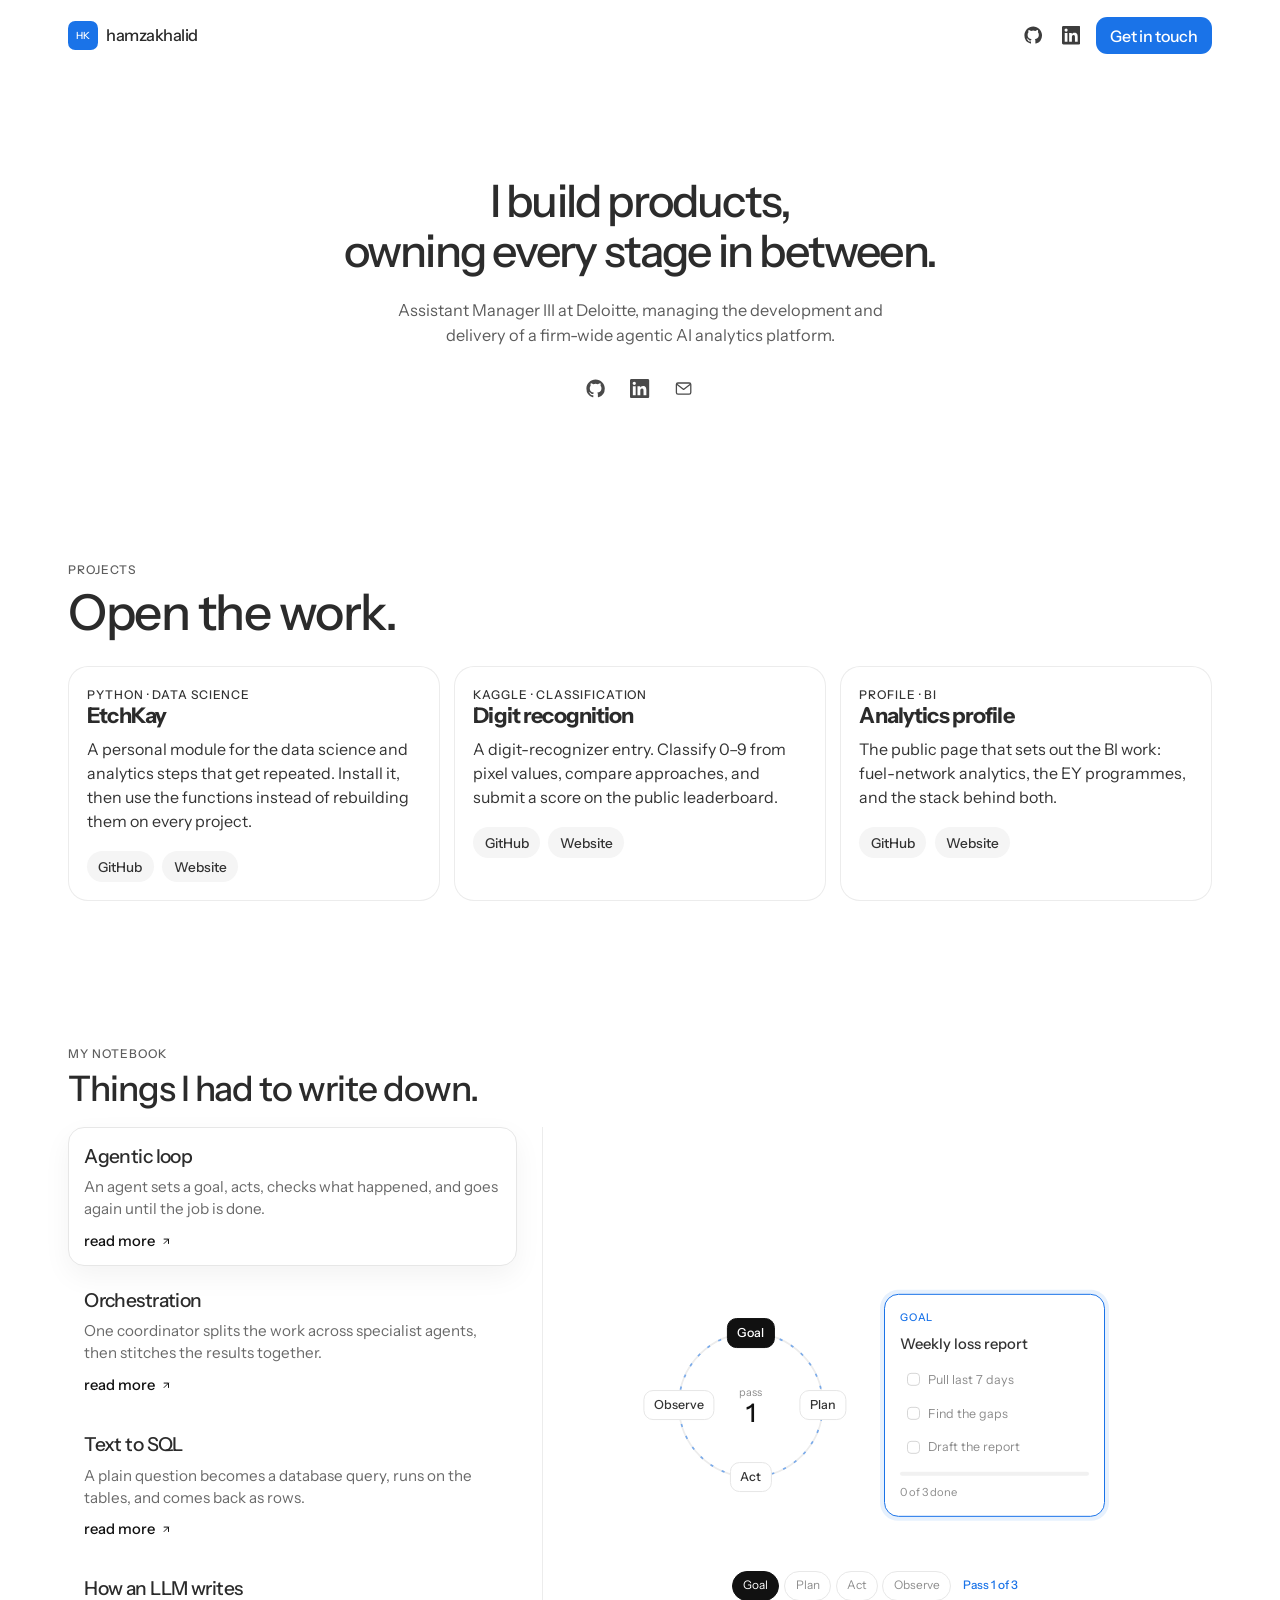
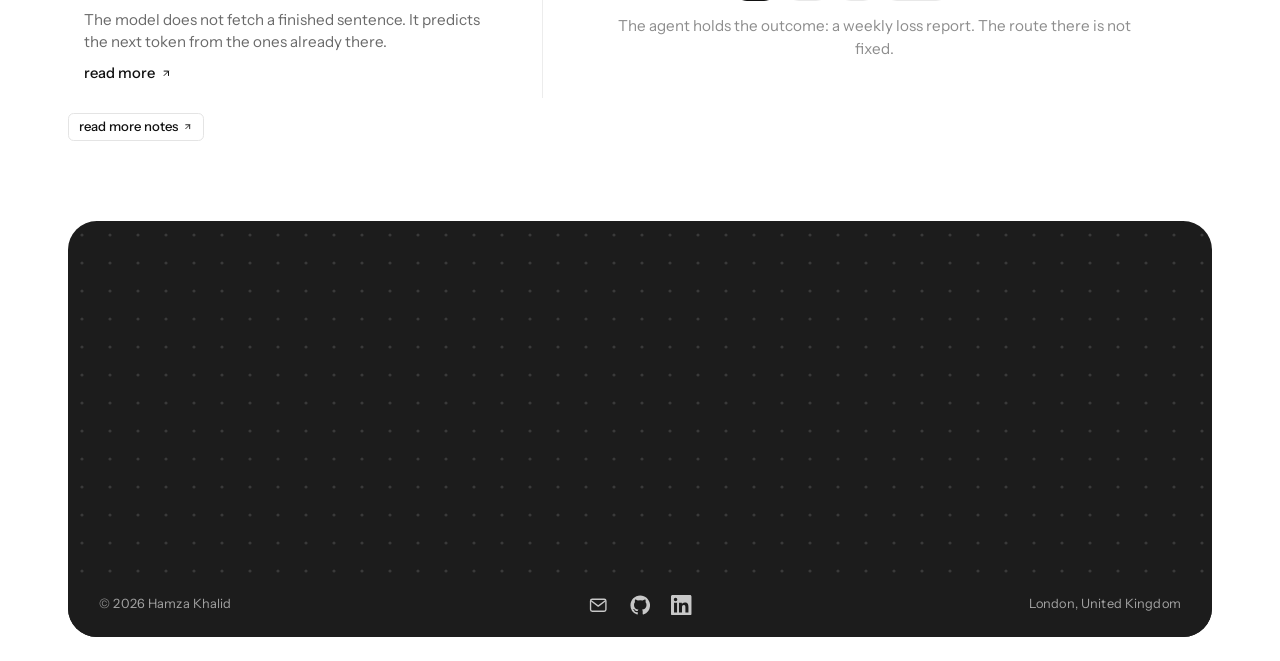
<file: index.html>
<!DOCTYPE html>
<html lang="en">
  <head>
    <meta charset="utf-8" />
    <meta name="viewport" content="width=device-width, initial-scale=1" />
    <title>Hamza Khalid · Data and AI</title>
    <meta
      name="description"
      content="Hamza Khalid is Assistant Manager III at Deloitte, managing the development and delivery of a firm-wide agentic AI analytics platform."
    />
    <link rel="canonical" href="https://hamzakhalid.me/" />
    <meta property="og:title" content="Hamza Khalid · Data and AI" />
    <meta
      property="og:description"
      content="Hamza Khalid, Assistant Manager III at Deloitte."
    />
    <meta property="og:type" content="website" />
    <meta property="og:url" content="https://hamzakhalid.me/" />
    <link rel="icon" href="favicon.svg" type="image/svg+xml" />
    <link rel="preconnect" href="https://fonts.googleapis.com" />
    <link rel="preconnect" href="https://fonts.gstatic.com" crossorigin />
    <link
      href="https://fonts.googleapis.com/css2?family=Instrument+Sans:ital,wght@0,400..700;1,400..700&display=swap"
      rel="stylesheet"
    />
    <link rel="stylesheet" href="styles.css" />
  </head>
  <body class="google-sans-body">
    <header class="nav">
      <a class="brand" href="#top">
        <span class="mark" aria-hidden="true">HK</span>
        hamzakhalid
      </a>
      <div class="nav-actions">
        <a class="nav-icon" href="https://github.com/hamza-khalidd" aria-label="GitHub">
          <svg viewBox="0 0 24 24" aria-hidden="true"><path fill="currentColor" d="M12 .5C5.65.5.5 5.65.5 12a11.5 11.5 0 0 0 7.86 10.92c.58.1.79-.25.79-.56v-2.17c-3.2.7-3.87-1.36-3.87-1.36-.53-1.34-1.28-1.7-1.28-1.7-1.05-.72.08-.7.08-.7 1.16.08 1.77 1.2 1.77 1.2 1.03 1.76 2.7 1.25 3.36.96.1-.75.4-1.25.73-1.54-2.55-.29-5.23-1.28-5.23-5.68 0-1.25.45-2.28 1.18-3.08-.12-.29-.51-1.46.11-3.04 0 0 .96-.31 3.15 1.17a10.9 10.9 0 0 1 5.74 0c2.19-1.48 3.15-1.17 3.15-1.17.62 1.58.23 2.75.11 3.04.74.8 1.18 1.83 1.18 3.08 0 4.41-2.69 5.39-5.25 5.67.41.36.78 1.06.78 2.14v3.17c0 .31.21.67.8.56A11.5 11.5 0 0 0 23.5 12C23.5 5.65 18.35.5 12 .5z"/></svg>
        </a>
        <a class="nav-icon" href="https://www.linkedin.com/in/hamzaakhalid/" aria-label="LinkedIn">
          <svg viewBox="0 0 24 24" aria-hidden="true"><path fill="currentColor" d="M20.45 20.45h-3.55v-5.57c0-1.33-.03-3.04-1.85-3.04-1.85 0-2.14 1.45-2.14 2.94v5.67H9.35V9h3.41v1.56h.05c.48-.9 1.64-1.85 3.37-1.85 3.6 0 4.27 2.37 4.27 5.46v6.28zM5.34 7.43a2.06 2.06 0 1 1 0-4.12 2.06 2.06 0 0 1 0 4.12zM7.12 20.45H3.56V9h3.56v11.45zM22.23 0H1.77C.79 0 0 .77 0 1.73v20.54C0 23.23.79 24 1.77 24h20.45C23.2 24 24 23.23 24 22.27V1.73C24 .77 23.2 0 22.23 0z"/></svg>
        </a>
        <a class="btn btn-orange" href="mailto:hamzakhalidd@outlook.com">Get in touch</a>
      </div>
    </header>

    <main id="top">
      <section class="hero" id="work">
        <h1>
          <span>I build products,</span>
          <span>owning every stage in between.</span>
        </h1>
        <p class="lede">
          Assistant Manager III at Deloitte, managing the development and
          delivery of a firm-wide agentic AI analytics platform.
        </p>
        <div class="hero-social">
          <a href="https://github.com/hamza-khalidd" aria-label="GitHub">
            <svg viewBox="0 0 24 24" aria-hidden="true"><path fill="currentColor" d="M12 .5C5.65.5.5 5.65.5 12a11.5 11.5 0 0 0 7.86 10.92c.58.1.79-.25.79-.56v-2.17c-3.2.7-3.87-1.36-3.87-1.36-.53-1.34-1.28-1.7-1.28-1.7-1.05-.72.08-.7.08-.7 1.16.08 1.77 1.2 1.77 1.2 1.03 1.76 2.7 1.25 3.36.96.1-.75.4-1.25.73-1.54-2.55-.29-5.23-1.28-5.23-5.68 0-1.25.45-2.28 1.18-3.08-.12-.29-.51-1.46.11-3.04 0 0 .96-.31 3.15 1.17a10.9 10.9 0 0 1 5.74 0c2.19-1.48 3.15-1.17 3.15-1.17.62 1.58.23 2.75.11 3.04.74.8 1.18 1.83 1.18 3.08 0 4.41-2.69 5.39-5.25 5.67.41.36.78 1.06.78 2.14v3.17c0 .31.21.67.8.56A11.5 11.5 0 0 0 23.5 12C23.5 5.65 18.35.5 12 .5z"/></svg>
          </a>
          <a href="https://www.linkedin.com/in/hamzaakhalid/" aria-label="LinkedIn">
            <svg viewBox="0 0 24 24" aria-hidden="true"><path fill="currentColor" d="M20.45 20.45h-3.55v-5.57c0-1.33-.03-3.04-1.85-3.04-1.85 0-2.14 1.45-2.14 2.94v5.67H9.35V9h3.41v1.56h.05c.48-.9 1.64-1.85 3.37-1.85 3.6 0 4.27 2.37 4.27 5.46v6.28zM5.34 7.43a2.06 2.06 0 1 1 0-4.12 2.06 2.06 0 0 1 0 4.12zM7.12 20.45H3.56V9h3.56v11.45zM22.23 0H1.77C.79 0 0 .77 0 1.73v20.54C0 23.23.79 24 1.77 24h20.45C23.2 24 24 23.23 24 22.27V1.73C24 .77 23.2 0 22.23 0z"/></svg>
          </a>
          <a href="mailto:hamzakhalidd@outlook.com" aria-label="Email">
            <svg class="icon-line" viewBox="0 0 24 24" aria-hidden="true"><rect x="3" y="5" width="18" height="14" rx="2"></rect><path d="M4 7l8 6 8-6"></path></svg>
          </a>
        </div>
      </section>

      <section class="section" id="projects">
        <div class="section-head">
          <p class="kicker">Projects</p>
          <h2>Open the work.</h2>
        </div>
        <div class="cards">
          <article class="card">
            <p class="kicker">Python · Data science</p>
            <h3>EtchKay</h3>
            <p>
              A personal module for the data science and analytics steps that
              get repeated. Install it, then use the functions instead of
              rebuilding them on every project.
            </p>
            <p class="card-links">
              <a href="https://github.com/hamza-khalidd/etchkay">GitHub</a>
              <a href="https://pypi.org/project/etchkay/">Website</a>
            </p>
          </article>
          <article class="card">
            <p class="kicker">Kaggle · Classification</p>
            <h3>Digit recognition</h3>
            <p>
              A digit-recognizer entry. Classify 0–9 from pixel values, compare
              approaches, and submit a score on the public leaderboard.
            </p>
            <p class="card-links">
              <a href="https://github.com/hamza-khalidd/Digit-Recognition">GitHub</a>
              <a href="https://www.kaggle.com/competitions/digit-recognizer">Website</a>
            </p>
          </article>
          <article class="card">
            <p class="kicker">Profile · BI</p>
            <h3>Analytics profile</h3>
            <p>
              The public page that sets out the BI work: fuel-network
              analytics, the EY programmes, and the stack behind both.
            </p>
            <p class="card-links">
              <a href="https://github.com/hamza-khalidd/hamza-khalidd.github.io">GitHub</a>
              <a href="https://hamza-khalidd.github.io/">Website</a>
            </p>
          </article>
        </div>
      </section>

      <section class="section worth" id="reading">
        <div class="worth-grid">
          <div class="worth-list">
            <p class="kicker">My notebook</p>
            <h2>Things I had to write down.</h2>
            <div class="worth-items" role="tablist" aria-label="Topics">
              <div class="worth-entry">
                <button class="worth-item" type="button" role="tab" id="tab-loop" aria-selected="true" aria-controls="panel-loop" data-topic="loop">
                  <strong>Agentic loop</strong>
                  <span>An agent sets a goal, acts, checks what happened, and goes again until the job is done.</span>
                </button>
                <a class="worth-more" href="notes/agentic-loop.html">read more <svg class="arrow-ne" viewBox="0 0 24 24" aria-hidden="true"><path d="M7 17 17 7"/><path d="M7 7h10v10"/></svg></a>
              </div>
              <div class="worth-entry">
                <button class="worth-item" type="button" role="tab" id="tab-orch" aria-selected="false" aria-controls="panel-orch" data-topic="orch">
                  <strong>Orchestration</strong>
                  <span>One coordinator splits the work across specialist agents, then stitches the results together.</span>
                </button>
                <a class="worth-more" href="notes/orchestration.html">read more <svg class="arrow-ne" viewBox="0 0 24 24" aria-hidden="true"><path d="M7 17 17 7"/><path d="M7 7h10v10"/></svg></a>
              </div>
              <div class="worth-entry">
                <button class="worth-item" type="button" role="tab" id="tab-sql" aria-selected="false" aria-controls="panel-sql" data-topic="sql">
                  <strong>Text to SQL</strong>
                  <span>A plain question becomes a database query, runs on the tables, and comes back as rows.</span>
                </button>
                <a class="worth-more" href="notes/text-to-sql.html">read more <svg class="arrow-ne" viewBox="0 0 24 24" aria-hidden="true"><path d="M7 17 17 7"/><path d="M7 7h10v10"/></svg></a>
              </div>
              <div class="worth-entry">
                <button class="worth-item" type="button" role="tab" id="tab-llm" aria-selected="false" aria-controls="panel-llm" data-topic="llm">
                  <strong>How an LLM writes</strong>
                  <span>The model does not fetch a finished sentence. It predicts the next token from the ones already there.</span>
                </button>
                <a class="worth-more" href="notes/how-an-llm-writes.html">read more <svg class="arrow-ne" viewBox="0 0 24 24" aria-hidden="true"><path d="M7 17 17 7"/><path d="M7 7h10v10"/></svg></a>
              </div>
            </div>
            <a class="worth-notes" href="notebook.html">read more notes <svg class="arrow-ne" viewBox="0 0 24 24" aria-hidden="true"><path d="M7 17 17 7"/><path d="M7 7h10v10"/></svg></a>
          </div>

          <div class="worth-stage">
            <div class="viz" id="viz" aria-live="polite"></div>
            <div class="viz-foot">
              <div class="viz-phases" id="viz-phases"></div>
              <span class="viz-round" id="viz-round"></span>
            </div>
            <p class="motion-caption" id="motion-caption"></p>
          </div>
        </div>
      </section>
    </main>

    <section class="field" aria-label="Interactive field">
      <canvas id="field-canvas" aria-hidden="true"></canvas>
      <footer class="footer">
        <p class="footer-copy">© 2026 Hamza Khalid</p>
        <div class="footer-social">
          <a href="mailto:hamzakhalidd@outlook.com" aria-label="Email">
            <svg class="icon-line" viewBox="0 0 24 24" aria-hidden="true">
              <rect x="3" y="5" width="18" height="14" rx="2"></rect>
              <path d="M4 7l8 6 8-6"></path>
            </svg>
          </a>
          <a href="https://github.com/hamza-khalidd" aria-label="GitHub">
            <svg viewBox="0 0 24 24" aria-hidden="true">
              <path fill="currentColor" stroke="none" d="M12 .5C5.65.5.5 5.65.5 12a11.5 11.5 0 0 0 7.86 10.92c.58.1.79-.25.79-.56v-2.17c-3.2.7-3.87-1.36-3.87-1.36-.53-1.34-1.28-1.7-1.28-1.7-1.05-.72.08-.7.08-.7 1.16.08 1.77 1.2 1.77 1.2 1.03 1.76 2.7 1.25 3.36.96.1-.75.4-1.25.73-1.54-2.55-.29-5.23-1.28-5.23-5.68 0-1.25.45-2.28 1.18-3.08-.12-.29-.51-1.46.11-3.04 0 0 .96-.31 3.15 1.17a10.9 10.9 0 0 1 5.74 0c2.19-1.48 3.15-1.17 3.15-1.17.62 1.58.23 2.75.11 3.04.74.8 1.18 1.83 1.18 3.08 0 4.41-2.69 5.39-5.25 5.67.41.36.78 1.06.78 2.14v3.17c0 .31.21.67.8.56A11.5 11.5 0 0 0 23.5 12C23.5 5.65 18.35.5 12 .5z"></path>
            </svg>
          </a>
          <a href="https://www.linkedin.com/in/hamzaakhalid/" aria-label="LinkedIn">
            <svg viewBox="0 0 24 24" aria-hidden="true">
              <path fill="currentColor" stroke="none" d="M20.45 20.45h-3.55v-5.57c0-1.33-.03-3.04-1.85-3.04-1.85 0-2.14 1.45-2.14 2.94v5.67H9.35V9h3.41v1.56h.05c.48-.9 1.64-1.85 3.37-1.85 3.6 0 4.27 2.37 4.27 5.46v6.28zM5.34 7.43a2.06 2.06 0 1 1 0-4.12 2.06 2.06 0 0 1 0 4.12zM7.12 20.45H3.56V9h3.56v11.45zM22.23 0H1.77C.79 0 0 .77 0 1.73v20.54C0 23.23.79 24 1.77 24h20.45C23.2 24 24 23.23 24 22.27V1.73C24 .77 23.2 0 22.23 0z"></path>
            </svg>
          </a>
        </div>
        <p class="footer-place">London, United Kingdom</p>
      </footer>
    </section>
    <script src="field.js"></script>
    <script src="viz.js"></script>
    <script src="learn.js"></script>
  </body>
</html>
</file>
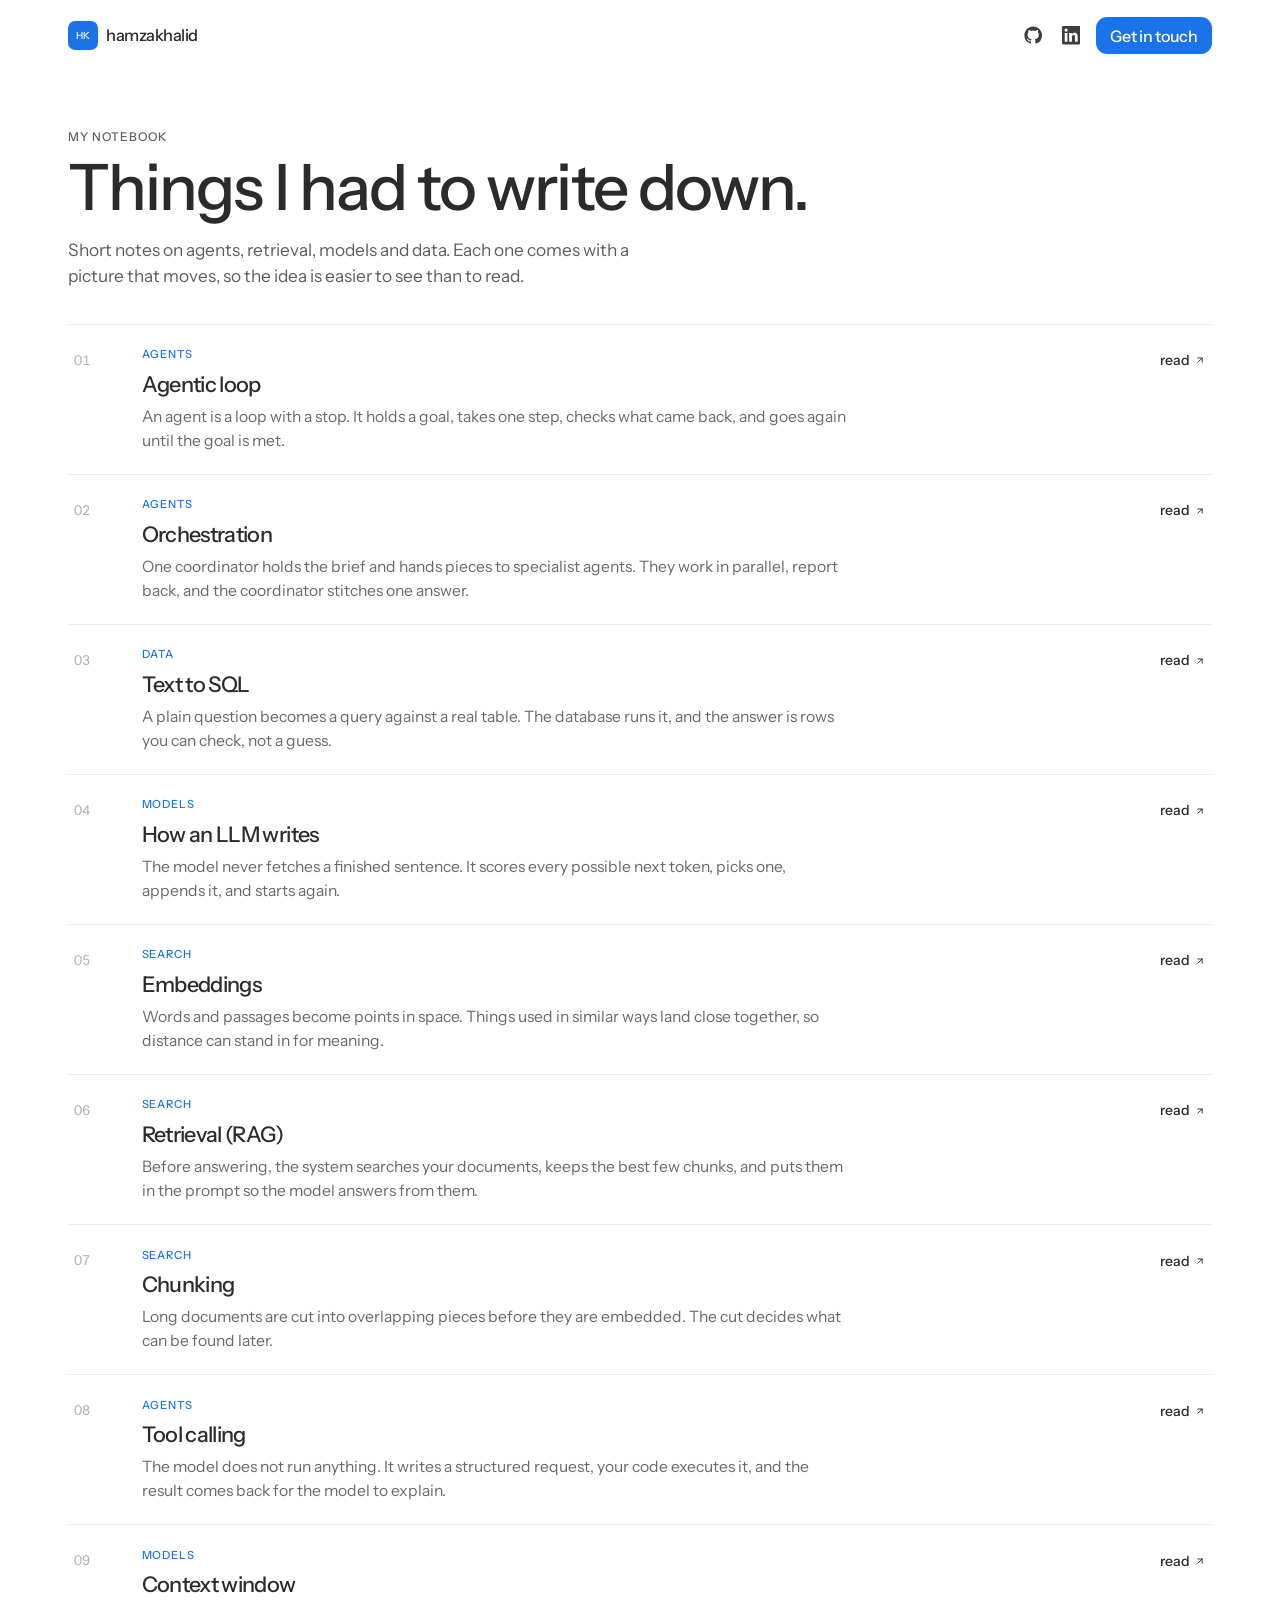
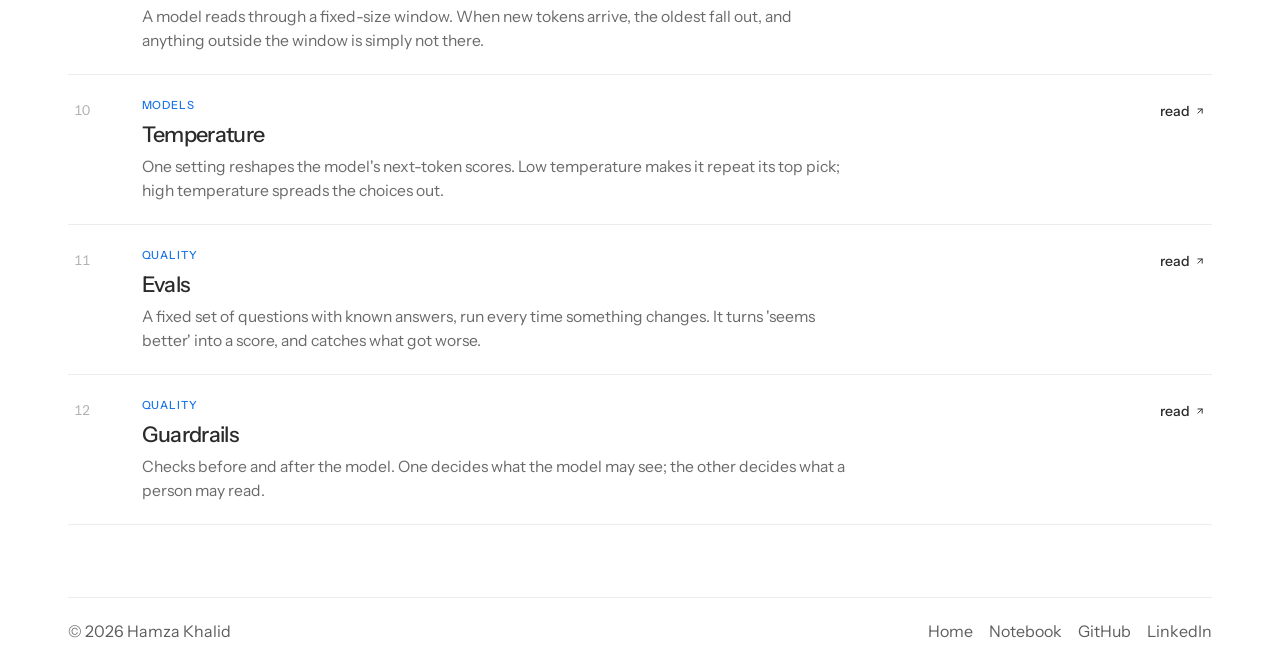
<file: blogs.html>
<!DOCTYPE html>
<html lang="en">
  <head>
    <meta charset="utf-8" />
    <meta name="viewport" content="width=device-width, initial-scale=1" />
    <title>My notebook · Hamza Khalid</title>
    <link rel="canonical" href="https://hamzakhalid.me/notebook.html" />
    <meta http-equiv="refresh" content="0; url=notebook.html" />
    <script>
      location.replace("notebook.html" + location.hash);
    </script>
  </head>
  <body>
    <p><a href="notebook.html">My notebook</a></p>
  </body>
</html>
</file>
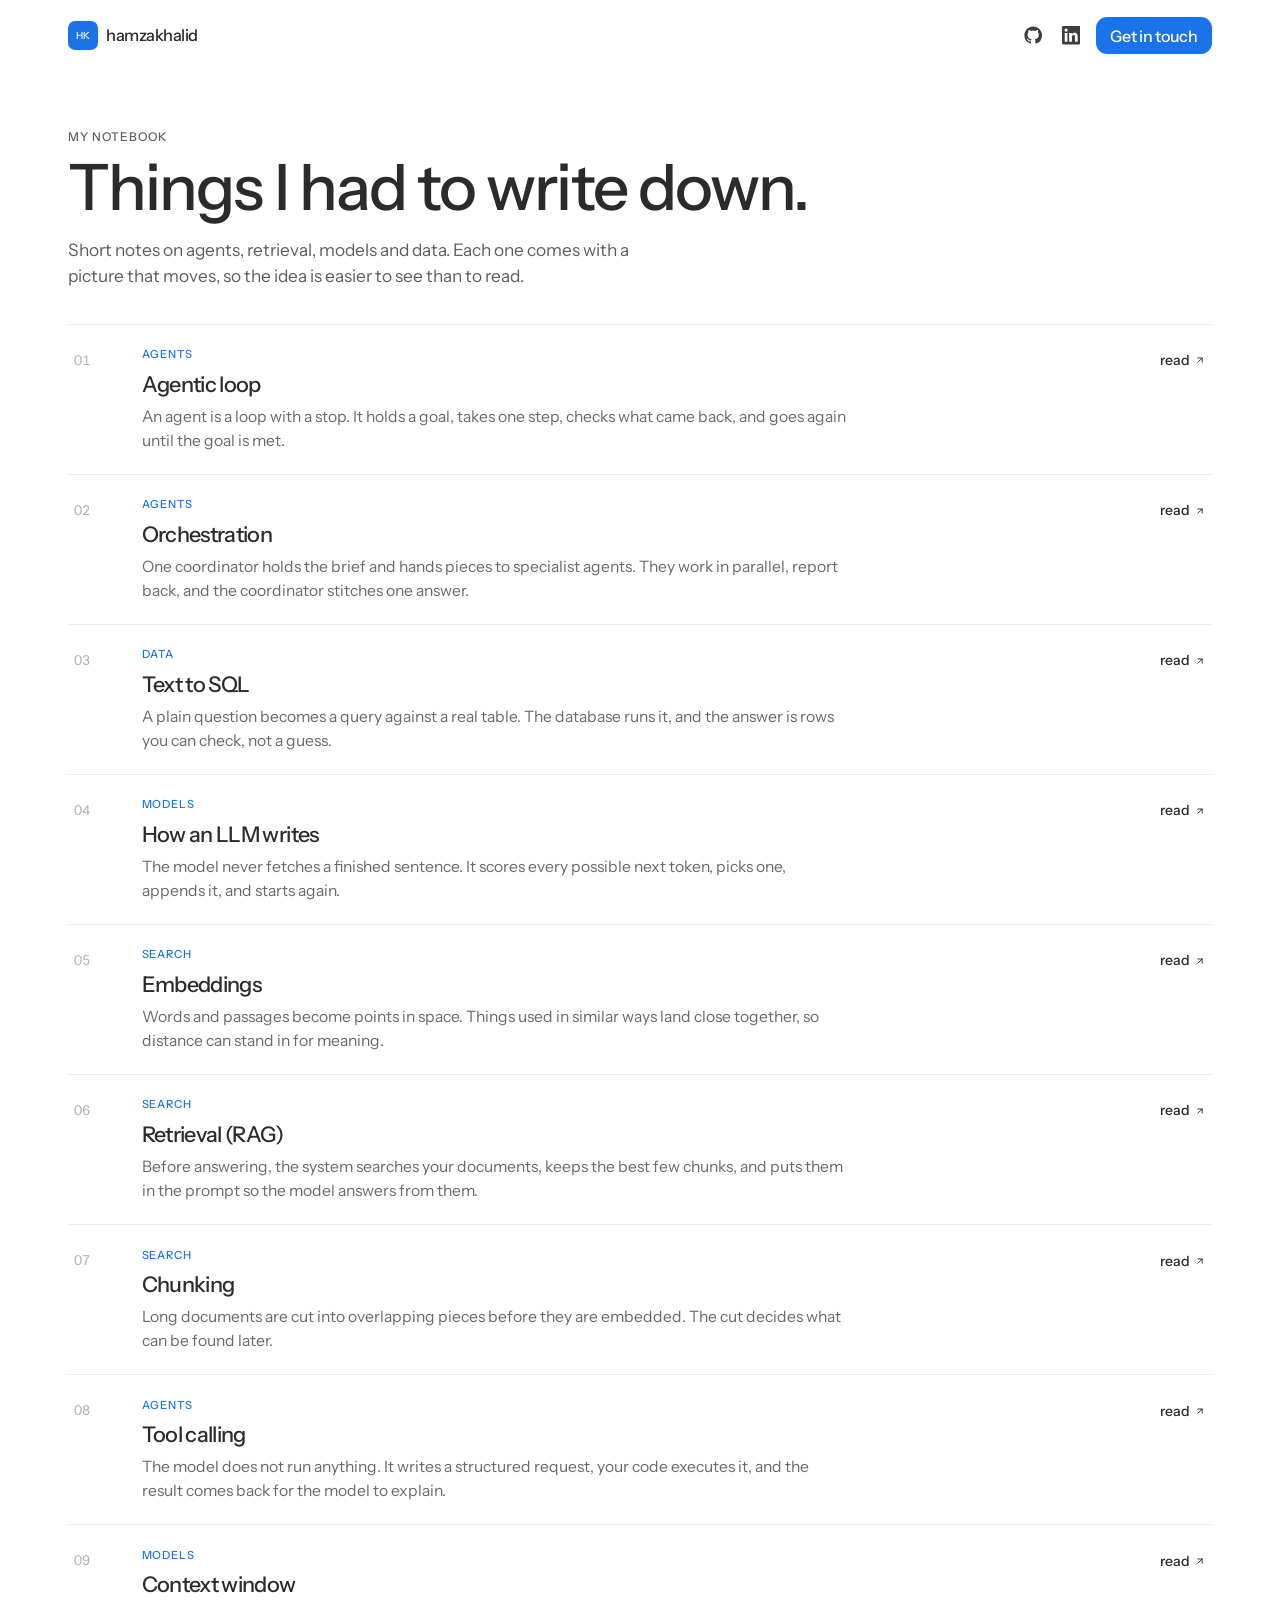
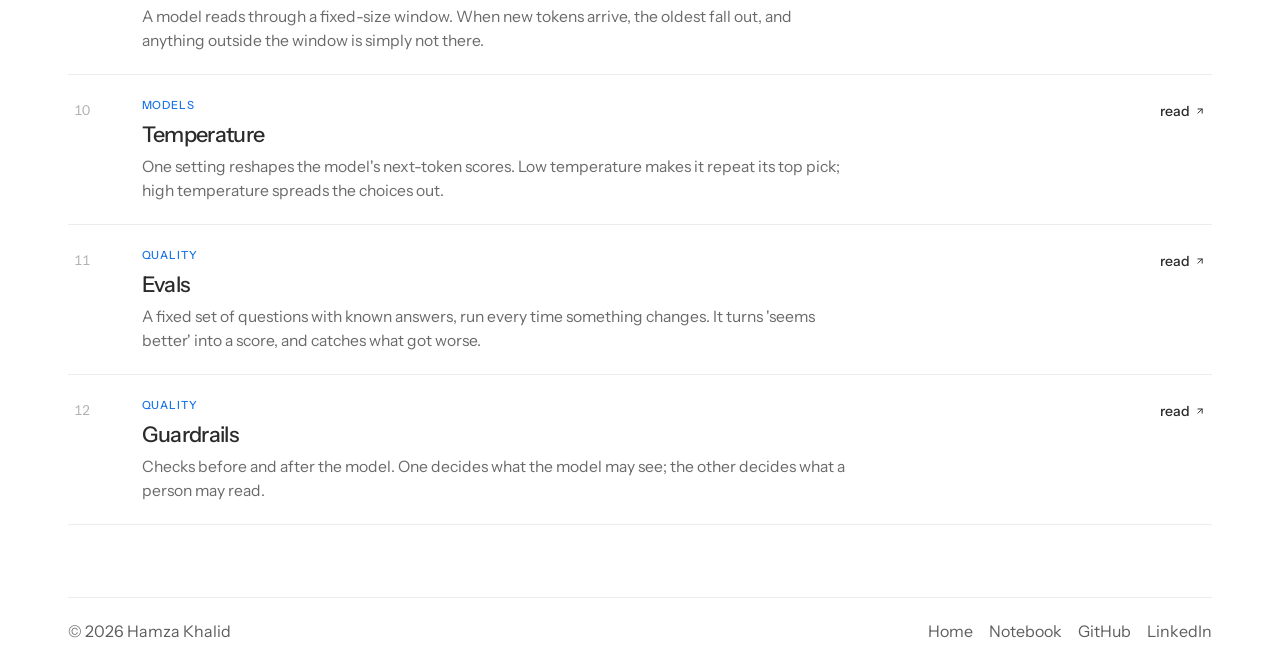
<file: notebook.html>
<!DOCTYPE html>
<html lang="en">
  <head>
    <meta charset="utf-8" />
    <meta name="viewport" content="width=device-width, initial-scale=1" />
    <title>My notebook · Hamza Khalid</title>
    <meta name="description" content="Short notes from Hamza Khalid on agents, retrieval, models and data, each with an explainer animation." />
    <link rel="canonical" href="https://hamzakhalid.me/notebook.html" />
    <link rel="icon" href="favicon.svg" type="image/svg+xml" />
    <link rel="preconnect" href="https://fonts.googleapis.com" />
    <link rel="preconnect" href="https://fonts.gstatic.com" crossorigin />
    <link
      href="https://fonts.googleapis.com/css2?family=Instrument+Sans:ital,wght@0,400..700;1,400..700&display=swap"
      rel="stylesheet"
    />
    <link rel="stylesheet" href="styles.css" />
  </head>
  <body class="google-sans-body">
    <header class="nav">
      <a class="brand" href="index.html">
        <span class="mark" aria-hidden="true">HK</span>
        hamzakhalid
      </a>
      <div class="nav-actions">
        <a class="nav-icon" href="https://github.com/hamza-khalidd" aria-label="GitHub">
          <svg viewBox="0 0 24 24" aria-hidden="true"><path fill="currentColor" d="M12 .5C5.65.5.5 5.65.5 12a11.5 11.5 0 0 0 7.86 10.92c.58.1.79-.25.79-.56v-2.17c-3.2.7-3.87-1.36-3.87-1.36-.53-1.34-1.28-1.7-1.28-1.7-1.05-.72.08-.7.08-.7 1.16.08 1.77 1.2 1.77 1.2 1.03 1.76 2.7 1.25 3.36.96.1-.75.4-1.25.73-1.54-2.55-.29-5.23-1.28-5.23-5.68 0-1.25.45-2.28 1.18-3.08-.12-.29-.51-1.46.11-3.04 0 0 .96-.31 3.15 1.17a10.9 10.9 0 0 1 5.74 0c2.19-1.48 3.15-1.17 3.15-1.17.62 1.58.23 2.75.11 3.04.74.8 1.18 1.83 1.18 3.08 0 4.41-2.69 5.39-5.25 5.67.41.36.78 1.06.78 2.14v3.17c0 .31.21.67.8.56A11.5 11.5 0 0 0 23.5 12C23.5 5.65 18.35.5 12 .5z"/></svg>
        </a>
        <a class="nav-icon" href="https://www.linkedin.com/in/hamzaakhalid/" aria-label="LinkedIn">
          <svg viewBox="0 0 24 24" aria-hidden="true"><path fill="currentColor" d="M20.45 20.45h-3.55v-5.57c0-1.33-.03-3.04-1.85-3.04-1.85 0-2.14 1.45-2.14 2.94v5.67H9.35V9h3.41v1.56h.05c.48-.9 1.64-1.85 3.37-1.85 3.6 0 4.27 2.37 4.27 5.46v6.28zM5.34 7.43a2.06 2.06 0 1 1 0-4.12 2.06 2.06 0 0 1 0 4.12zM7.12 20.45H3.56V9h3.56v11.45zM22.23 0H1.77C.79 0 0 .77 0 1.73v20.54C0 23.23.79 24 1.77 24h20.45C23.2 24 24 23.23 24 22.27V1.73C24 .77 23.2 0 22.23 0z"/></svg>
        </a>
        <a class="btn btn-orange" href="mailto:hamzakhalidd@outlook.com">Get in touch</a>
      </div>
    </header>

    <main class="blogs-page">
      <header class="blogs-intro">
        <p class="kicker">My notebook</p>
        <h1>Things I had to write down.</h1>
        <p>
          Short notes on agents, retrieval, models and data. Each one comes
          with a picture that moves, so the idea is easier to see than to read.
        </p>
      </header>

      <div class="nb-list">
        <a class="nb-item" href="notes/agentic-loop.html">
          <span class="nb-num">01</span>
          <span class="nb-main">
            <span class="nb-tag">Agents</span>
            <strong>Agentic loop</strong>
            <span class="nb-sum">An agent is a loop with a stop. It holds a goal, takes one step, checks what came back, and goes again until the goal is met.</span>
          </span>
          <span class="nb-go">read <svg class="arrow-ne" viewBox="0 0 24 24" aria-hidden="true"><path d="M7 17 17 7"/><path d="M7 7h10v10"/></svg></span>
        </a>
        <a class="nb-item" href="notes/orchestration.html">
          <span class="nb-num">02</span>
          <span class="nb-main">
            <span class="nb-tag">Agents</span>
            <strong>Orchestration</strong>
            <span class="nb-sum">One coordinator holds the brief and hands pieces to specialist agents. They work in parallel, report back, and the coordinator stitches one answer.</span>
          </span>
          <span class="nb-go">read <svg class="arrow-ne" viewBox="0 0 24 24" aria-hidden="true"><path d="M7 17 17 7"/><path d="M7 7h10v10"/></svg></span>
        </a>
        <a class="nb-item" href="notes/text-to-sql.html">
          <span class="nb-num">03</span>
          <span class="nb-main">
            <span class="nb-tag">Data</span>
            <strong>Text to SQL</strong>
            <span class="nb-sum">A plain question becomes a query against a real table. The database runs it, and the answer is rows you can check, not a guess.</span>
          </span>
          <span class="nb-go">read <svg class="arrow-ne" viewBox="0 0 24 24" aria-hidden="true"><path d="M7 17 17 7"/><path d="M7 7h10v10"/></svg></span>
        </a>
        <a class="nb-item" href="notes/how-an-llm-writes.html">
          <span class="nb-num">04</span>
          <span class="nb-main">
            <span class="nb-tag">Models</span>
            <strong>How an LLM writes</strong>
            <span class="nb-sum">The model never fetches a finished sentence. It scores every possible next token, picks one, appends it, and starts again.</span>
          </span>
          <span class="nb-go">read <svg class="arrow-ne" viewBox="0 0 24 24" aria-hidden="true"><path d="M7 17 17 7"/><path d="M7 7h10v10"/></svg></span>
        </a>
        <a class="nb-item" href="notes/embeddings.html">
          <span class="nb-num">05</span>
          <span class="nb-main">
            <span class="nb-tag">Search</span>
            <strong>Embeddings</strong>
            <span class="nb-sum">Words and passages become points in space. Things used in similar ways land close together, so distance can stand in for meaning.</span>
          </span>
          <span class="nb-go">read <svg class="arrow-ne" viewBox="0 0 24 24" aria-hidden="true"><path d="M7 17 17 7"/><path d="M7 7h10v10"/></svg></span>
        </a>
        <a class="nb-item" href="notes/retrieval.html">
          <span class="nb-num">06</span>
          <span class="nb-main">
            <span class="nb-tag">Search</span>
            <strong>Retrieval (RAG)</strong>
            <span class="nb-sum">Before answering, the system searches your documents, keeps the best few chunks, and puts them in the prompt so the model answers from them.</span>
          </span>
          <span class="nb-go">read <svg class="arrow-ne" viewBox="0 0 24 24" aria-hidden="true"><path d="M7 17 17 7"/><path d="M7 7h10v10"/></svg></span>
        </a>
        <a class="nb-item" href="notes/chunking.html">
          <span class="nb-num">07</span>
          <span class="nb-main">
            <span class="nb-tag">Search</span>
            <strong>Chunking</strong>
            <span class="nb-sum">Long documents are cut into overlapping pieces before they are embedded. The cut decides what can be found later.</span>
          </span>
          <span class="nb-go">read <svg class="arrow-ne" viewBox="0 0 24 24" aria-hidden="true"><path d="M7 17 17 7"/><path d="M7 7h10v10"/></svg></span>
        </a>
        <a class="nb-item" href="notes/tool-calling.html">
          <span class="nb-num">08</span>
          <span class="nb-main">
            <span class="nb-tag">Agents</span>
            <strong>Tool calling</strong>
            <span class="nb-sum">The model does not run anything. It writes a structured request, your code executes it, and the result comes back for the model to explain.</span>
          </span>
          <span class="nb-go">read <svg class="arrow-ne" viewBox="0 0 24 24" aria-hidden="true"><path d="M7 17 17 7"/><path d="M7 7h10v10"/></svg></span>
        </a>
        <a class="nb-item" href="notes/context-window.html">
          <span class="nb-num">09</span>
          <span class="nb-main">
            <span class="nb-tag">Models</span>
            <strong>Context window</strong>
            <span class="nb-sum">A model reads through a fixed-size window. When new tokens arrive, the oldest fall out, and anything outside the window is simply not there.</span>
          </span>
          <span class="nb-go">read <svg class="arrow-ne" viewBox="0 0 24 24" aria-hidden="true"><path d="M7 17 17 7"/><path d="M7 7h10v10"/></svg></span>
        </a>
        <a class="nb-item" href="notes/temperature.html">
          <span class="nb-num">10</span>
          <span class="nb-main">
            <span class="nb-tag">Models</span>
            <strong>Temperature</strong>
            <span class="nb-sum">One setting reshapes the model's next-token scores. Low temperature makes it repeat its top pick; high temperature spreads the choices out.</span>
          </span>
          <span class="nb-go">read <svg class="arrow-ne" viewBox="0 0 24 24" aria-hidden="true"><path d="M7 17 17 7"/><path d="M7 7h10v10"/></svg></span>
        </a>
        <a class="nb-item" href="notes/evals.html">
          <span class="nb-num">11</span>
          <span class="nb-main">
            <span class="nb-tag">Quality</span>
            <strong>Evals</strong>
            <span class="nb-sum">A fixed set of questions with known answers, run every time something changes. It turns 'seems better' into a score, and catches what got worse.</span>
          </span>
          <span class="nb-go">read <svg class="arrow-ne" viewBox="0 0 24 24" aria-hidden="true"><path d="M7 17 17 7"/><path d="M7 7h10v10"/></svg></span>
        </a>
        <a class="nb-item" href="notes/guardrails.html">
          <span class="nb-num">12</span>
          <span class="nb-main">
            <span class="nb-tag">Quality</span>
            <strong>Guardrails</strong>
            <span class="nb-sum">Checks before and after the model. One decides what the model may see; the other decides what a person may read.</span>
          </span>
          <span class="nb-go">read <svg class="arrow-ne" viewBox="0 0 24 24" aria-hidden="true"><path d="M7 17 17 7"/><path d="M7 7h10v10"/></svg></span>
        </a>
      </div>
    </main>

    <footer class="footer note-footer">
      <p>© 2026 Hamza Khalid</p>
      <p>
        <a href="index.html">Home</a>
        <a href="notebook.html">Notebook</a>
        <a href="https://github.com/hamza-khalidd">GitHub</a>
        <a href="https://www.linkedin.com/in/hamzaakhalid/">LinkedIn</a>
      </p>
    </footer>

  </body>
</html>
</file>
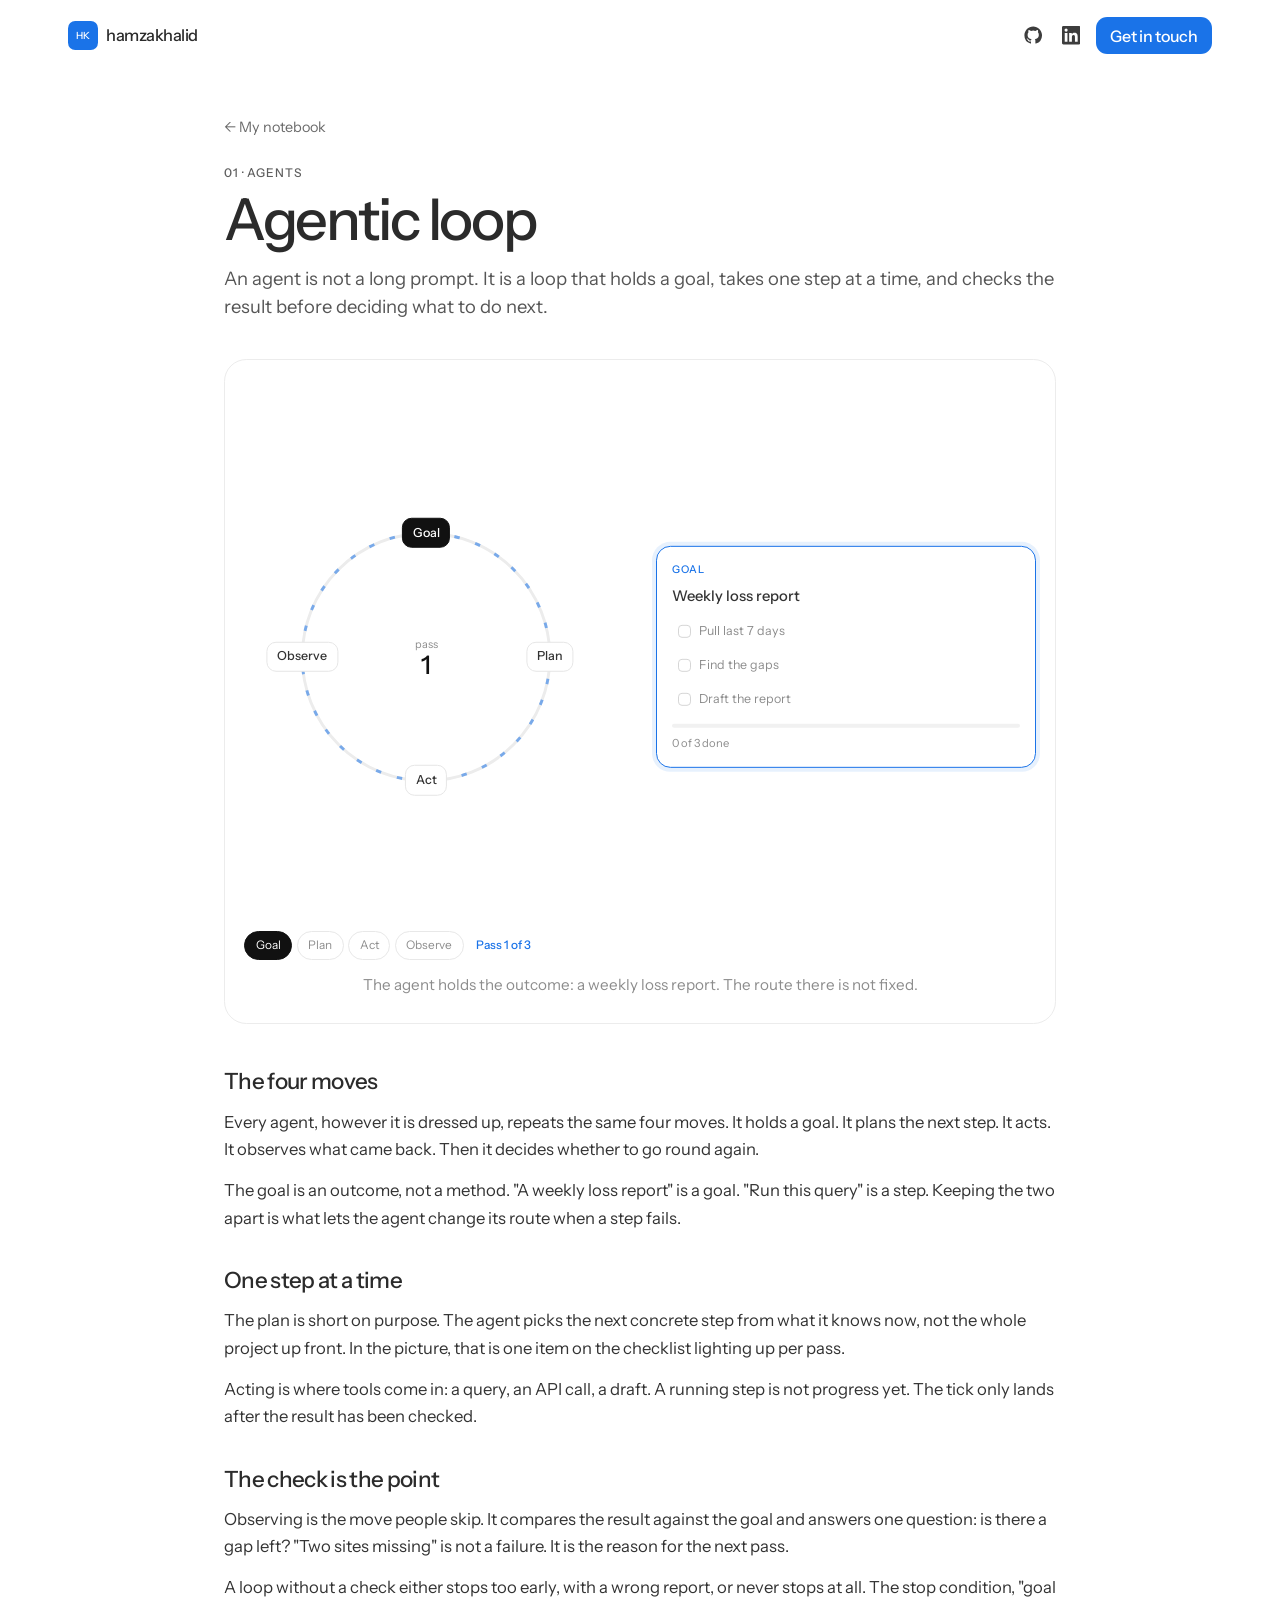
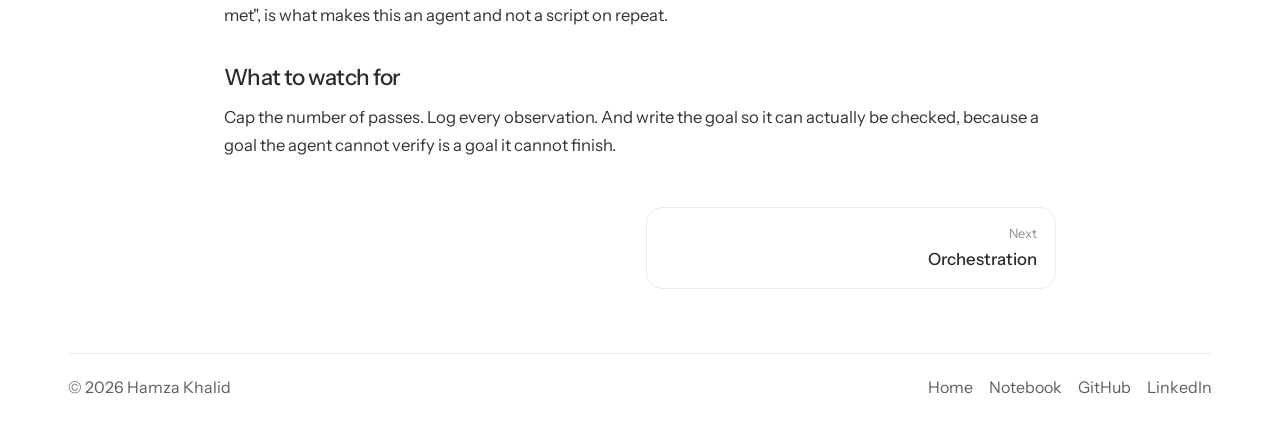
<file: notes/agentic-loop.html>
<!DOCTYPE html>
<html lang="en">
  <head>
    <meta charset="utf-8" />
    <meta name="viewport" content="width=device-width, initial-scale=1" />
    <title>Agentic loop · My notebook · Hamza Khalid</title>
    <meta name="description" content="An agent is a loop with a stop. It holds a goal, takes one step, checks what came back, and goes again until the goal is met." />
    <link rel="canonical" href="https://hamzakhalid.me/notes/agentic-loop.html" />
    <link rel="icon" href="../favicon.svg" type="image/svg+xml" />
    <link rel="preconnect" href="https://fonts.googleapis.com" />
    <link rel="preconnect" href="https://fonts.gstatic.com" crossorigin />
    <link
      href="https://fonts.googleapis.com/css2?family=Instrument+Sans:ital,wght@0,400..700;1,400..700&display=swap"
      rel="stylesheet"
    />
    <link rel="stylesheet" href="../styles.css" />
  </head>
  <body class="google-sans-body">
    <header class="nav">
      <a class="brand" href="../index.html">
        <span class="mark" aria-hidden="true">HK</span>
        hamzakhalid
      </a>
      <div class="nav-actions">
        <a class="nav-icon" href="https://github.com/hamza-khalidd" aria-label="GitHub">
          <svg viewBox="0 0 24 24" aria-hidden="true"><path fill="currentColor" d="M12 .5C5.65.5.5 5.65.5 12a11.5 11.5 0 0 0 7.86 10.92c.58.1.79-.25.79-.56v-2.17c-3.2.7-3.87-1.36-3.87-1.36-.53-1.34-1.28-1.7-1.28-1.7-1.05-.72.08-.7.08-.7 1.16.08 1.77 1.2 1.77 1.2 1.03 1.76 2.7 1.25 3.36.96.1-.75.4-1.25.73-1.54-2.55-.29-5.23-1.28-5.23-5.68 0-1.25.45-2.28 1.18-3.08-.12-.29-.51-1.46.11-3.04 0 0 .96-.31 3.15 1.17a10.9 10.9 0 0 1 5.74 0c2.19-1.48 3.15-1.17 3.15-1.17.62 1.58.23 2.75.11 3.04.74.8 1.18 1.83 1.18 3.08 0 4.41-2.69 5.39-5.25 5.67.41.36.78 1.06.78 2.14v3.17c0 .31.21.67.8.56A11.5 11.5 0 0 0 23.5 12C23.5 5.65 18.35.5 12 .5z"/></svg>
        </a>
        <a class="nav-icon" href="https://www.linkedin.com/in/hamzaakhalid/" aria-label="LinkedIn">
          <svg viewBox="0 0 24 24" aria-hidden="true"><path fill="currentColor" d="M20.45 20.45h-3.55v-5.57c0-1.33-.03-3.04-1.85-3.04-1.85 0-2.14 1.45-2.14 2.94v5.67H9.35V9h3.41v1.56h.05c.48-.9 1.64-1.85 3.37-1.85 3.6 0 4.27 2.37 4.27 5.46v6.28zM5.34 7.43a2.06 2.06 0 1 1 0-4.12 2.06 2.06 0 0 1 0 4.12zM7.12 20.45H3.56V9h3.56v11.45zM22.23 0H1.77C.79 0 0 .77 0 1.73v20.54C0 23.23.79 24 1.77 24h20.45C23.2 24 24 23.23 24 22.27V1.73C24 .77 23.2 0 22.23 0z"/></svg>
        </a>
        <a class="btn btn-orange" href="mailto:hamzakhalidd@outlook.com">Get in touch</a>
      </div>
    </header>

    <main class="note-page">
      <a class="note-back" href="../notebook.html">← My notebook</a>
      <header class="note-head">
        <p class="kicker">01 · Agents</p>
        <h1>Agentic loop</h1>
        <p class="note-lede">An agent is not a long prompt. It is a loop that holds a goal, takes one step at a time, and checks the result before deciding what to do next.</p>
      </header>

      <div class="note-stage" data-scene="loop">
        <div class="viz" aria-live="polite"></div>
        <div class="viz-foot">
          <div class="viz-phases"></div>
          <span class="viz-round"></span>
        </div>
        <p class="motion-caption"></p>
      </div>

      <article class="note-body">
        <section>
          <h2>The four moves</h2>
          <p>Every agent, however it is dressed up, repeats the same four moves. It holds a goal. It plans the next step. It acts. It observes what came back. Then it decides whether to go round again.</p>
          <p>The goal is an outcome, not a method. "A weekly loss report" is a goal. "Run this query" is a step. Keeping the two apart is what lets the agent change its route when a step fails.</p>
        </section>
        <section>
          <h2>One step at a time</h2>
          <p>The plan is short on purpose. The agent picks the next concrete step from what it knows now, not the whole project up front. In the picture, that is one item on the checklist lighting up per pass.</p>
          <p>Acting is where tools come in: a query, an API call, a draft. A running step is not progress yet. The tick only lands after the result has been checked.</p>
        </section>
        <section>
          <h2>The check is the point</h2>
          <p>Observing is the move people skip. It compares the result against the goal and answers one question: is there a gap left? "Two sites missing" is not a failure. It is the reason for the next pass.</p>
          <p>A loop without a check either stops too early, with a wrong report, or never stops at all. The stop condition, "goal met", is what makes this an agent and not a script on repeat.</p>
        </section>
        <section>
          <h2>What to watch for</h2>
          <p>Cap the number of passes. Log every observation. And write the goal so it can actually be checked, because a goal the agent cannot verify is a goal it cannot finish.</p>
        </section>
      </article>

      <nav class="note-steps" aria-label="More notes">
        <span></span>
        <a class="note-step is-next" href="orchestration.html"><span>Next</span><strong>Orchestration</strong></a>
      </nav>
    </main>

    <footer class="footer note-footer">
      <p>© 2026 Hamza Khalid</p>
      <p>
        <a href="../index.html">Home</a>
        <a href="../notebook.html">Notebook</a>
        <a href="https://github.com/hamza-khalidd">GitHub</a>
        <a href="https://www.linkedin.com/in/hamzaakhalid/">LinkedIn</a>
      </p>
    </footer>
    <script src="../viz.js"></script>
  </body>
</html>
</file>
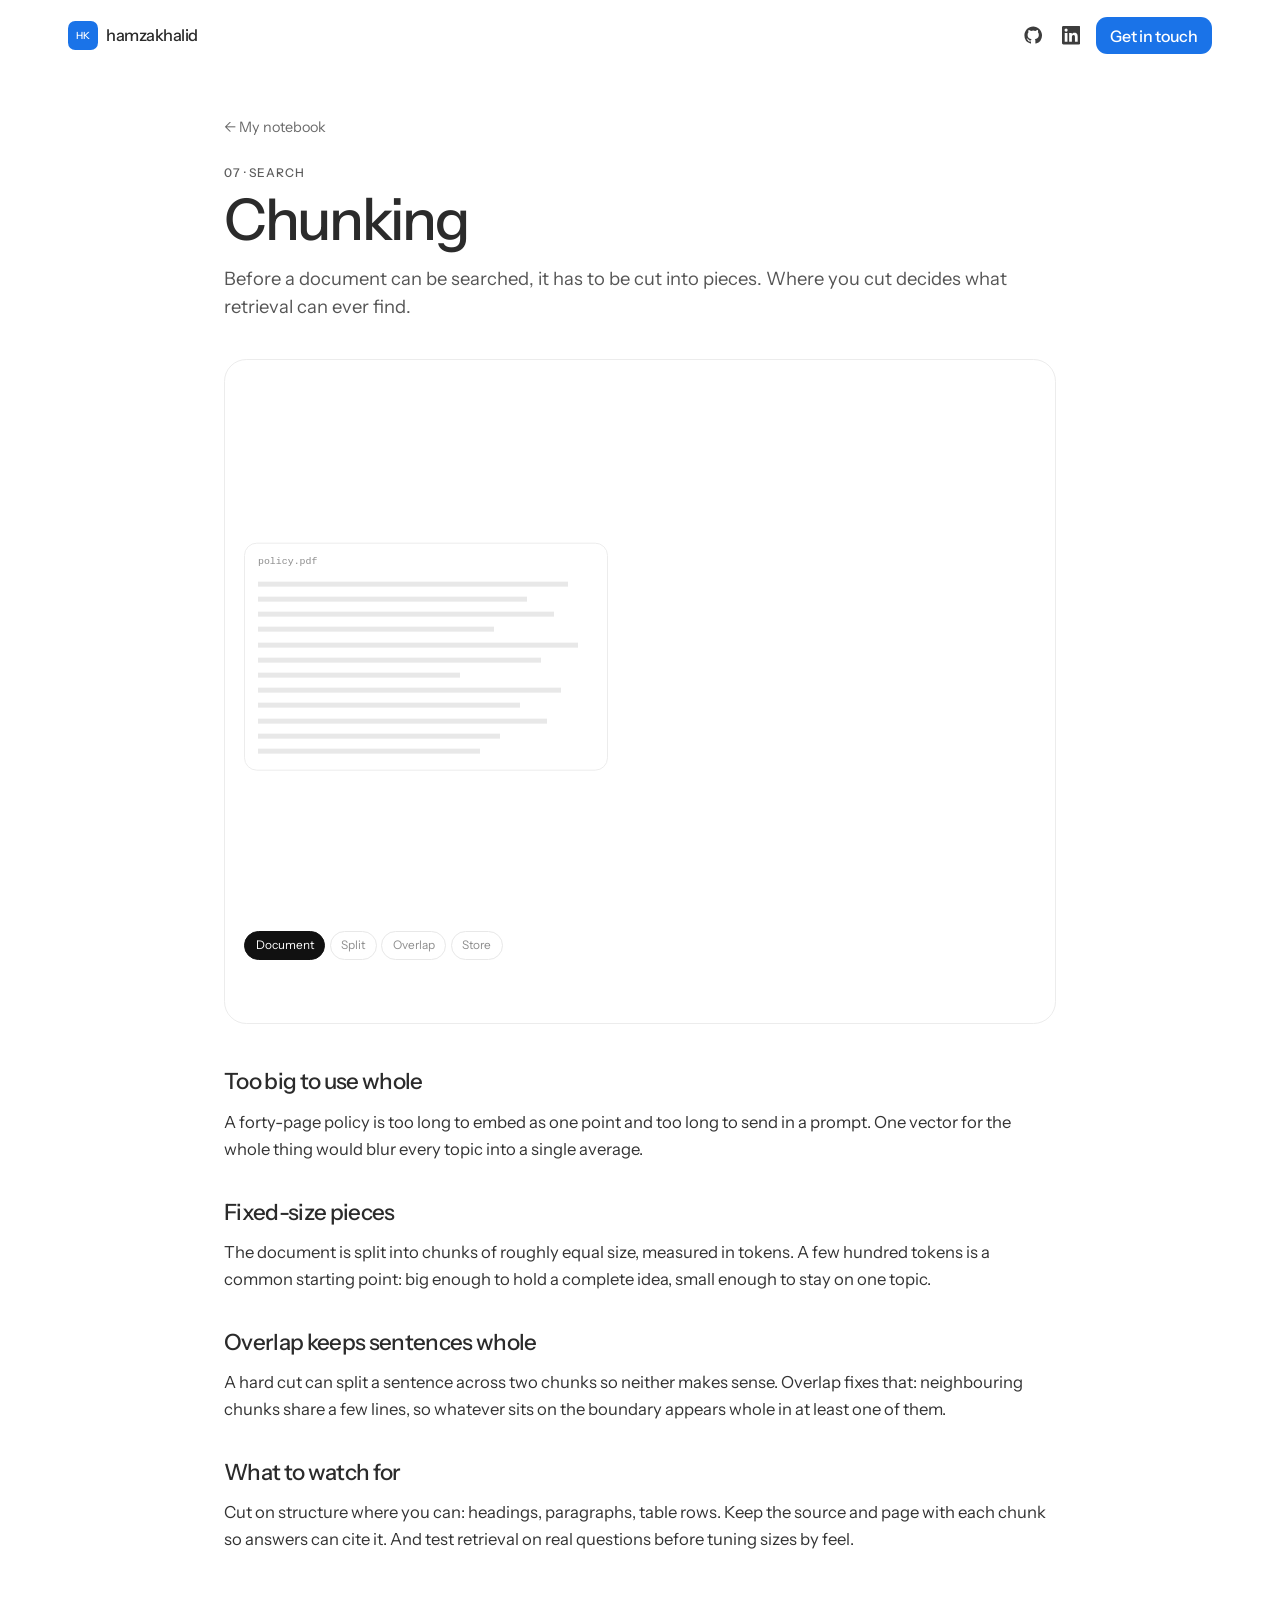
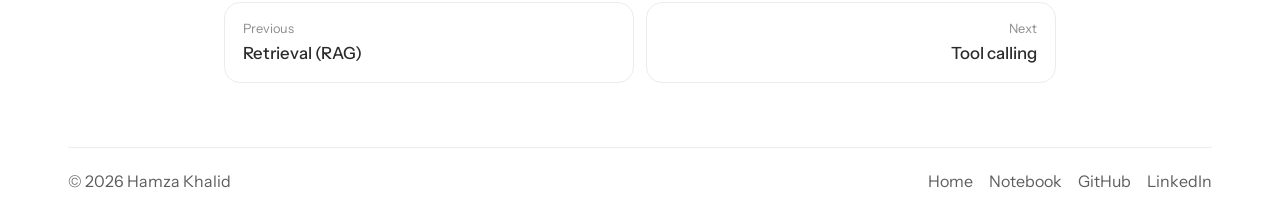
<file: notes/chunking.html>
<!DOCTYPE html>
<html lang="en">
  <head>
    <meta charset="utf-8" />
    <meta name="viewport" content="width=device-width, initial-scale=1" />
    <title>Chunking · My notebook · Hamza Khalid</title>
    <meta name="description" content="Long documents are cut into overlapping pieces before they are embedded. The cut decides what can be found later." />
    <link rel="canonical" href="https://hamzakhalid.me/notes/chunking.html" />
    <link rel="icon" href="../favicon.svg" type="image/svg+xml" />
    <link rel="preconnect" href="https://fonts.googleapis.com" />
    <link rel="preconnect" href="https://fonts.gstatic.com" crossorigin />
    <link
      href="https://fonts.googleapis.com/css2?family=Instrument+Sans:ital,wght@0,400..700;1,400..700&display=swap"
      rel="stylesheet"
    />
    <link rel="stylesheet" href="../styles.css" />
  </head>
  <body class="google-sans-body">
    <header class="nav">
      <a class="brand" href="../index.html">
        <span class="mark" aria-hidden="true">HK</span>
        hamzakhalid
      </a>
      <div class="nav-actions">
        <a class="nav-icon" href="https://github.com/hamza-khalidd" aria-label="GitHub">
          <svg viewBox="0 0 24 24" aria-hidden="true"><path fill="currentColor" d="M12 .5C5.65.5.5 5.65.5 12a11.5 11.5 0 0 0 7.86 10.92c.58.1.79-.25.79-.56v-2.17c-3.2.7-3.87-1.36-3.87-1.36-.53-1.34-1.28-1.7-1.28-1.7-1.05-.72.08-.7.08-.7 1.16.08 1.77 1.2 1.77 1.2 1.03 1.76 2.7 1.25 3.36.96.1-.75.4-1.25.73-1.54-2.55-.29-5.23-1.28-5.23-5.68 0-1.25.45-2.28 1.18-3.08-.12-.29-.51-1.46.11-3.04 0 0 .96-.31 3.15 1.17a10.9 10.9 0 0 1 5.74 0c2.19-1.48 3.15-1.17 3.15-1.17.62 1.58.23 2.75.11 3.04.74.8 1.18 1.83 1.18 3.08 0 4.41-2.69 5.39-5.25 5.67.41.36.78 1.06.78 2.14v3.17c0 .31.21.67.8.56A11.5 11.5 0 0 0 23.5 12C23.5 5.65 18.35.5 12 .5z"/></svg>
        </a>
        <a class="nav-icon" href="https://www.linkedin.com/in/hamzaakhalid/" aria-label="LinkedIn">
          <svg viewBox="0 0 24 24" aria-hidden="true"><path fill="currentColor" d="M20.45 20.45h-3.55v-5.57c0-1.33-.03-3.04-1.85-3.04-1.85 0-2.14 1.45-2.14 2.94v5.67H9.35V9h3.41v1.56h.05c.48-.9 1.64-1.85 3.37-1.85 3.6 0 4.27 2.37 4.27 5.46v6.28zM5.34 7.43a2.06 2.06 0 1 1 0-4.12 2.06 2.06 0 0 1 0 4.12zM7.12 20.45H3.56V9h3.56v11.45zM22.23 0H1.77C.79 0 0 .77 0 1.73v20.54C0 23.23.79 24 1.77 24h20.45C23.2 24 24 23.23 24 22.27V1.73C24 .77 23.2 0 22.23 0z"/></svg>
        </a>
        <a class="btn btn-orange" href="mailto:hamzakhalidd@outlook.com">Get in touch</a>
      </div>
    </header>

    <main class="note-page">
      <a class="note-back" href="../notebook.html">← My notebook</a>
      <header class="note-head">
        <p class="kicker">07 · Search</p>
        <h1>Chunking</h1>
        <p class="note-lede">Before a document can be searched, it has to be cut into pieces. Where you cut decides what retrieval can ever find.</p>
      </header>

      <div class="note-stage" data-scene="chunk">
        <div class="viz" aria-live="polite"></div>
        <div class="viz-foot">
          <div class="viz-phases"></div>
          <span class="viz-round"></span>
        </div>
        <p class="motion-caption"></p>
      </div>

      <article class="note-body">
        <section>
          <h2>Too big to use whole</h2>
          <p>A forty-page policy is too long to embed as one point and too long to send in a prompt. One vector for the whole thing would blur every topic into a single average.</p>
        </section>
        <section>
          <h2>Fixed-size pieces</h2>
          <p>The document is split into chunks of roughly equal size, measured in tokens. A few hundred tokens is a common starting point: big enough to hold a complete idea, small enough to stay on one topic.</p>
        </section>
        <section>
          <h2>Overlap keeps sentences whole</h2>
          <p>A hard cut can split a sentence across two chunks so neither makes sense. Overlap fixes that: neighbouring chunks share a few lines, so whatever sits on the boundary appears whole in at least one of them.</p>
        </section>
        <section>
          <h2>What to watch for</h2>
          <p>Cut on structure where you can: headings, paragraphs, table rows. Keep the source and page with each chunk so answers can cite it. And test retrieval on real questions before tuning sizes by feel.</p>
        </section>
      </article>

      <nav class="note-steps" aria-label="More notes">
        <a class="note-step" href="retrieval.html"><span>Previous</span><strong>Retrieval (RAG)</strong></a>
        <a class="note-step is-next" href="tool-calling.html"><span>Next</span><strong>Tool calling</strong></a>
      </nav>
    </main>

    <footer class="footer note-footer">
      <p>© 2026 Hamza Khalid</p>
      <p>
        <a href="../index.html">Home</a>
        <a href="../notebook.html">Notebook</a>
        <a href="https://github.com/hamza-khalidd">GitHub</a>
        <a href="https://www.linkedin.com/in/hamzaakhalid/">LinkedIn</a>
      </p>
    </footer>
    <script src="../viz.js"></script>
  </body>
</html>
</file>
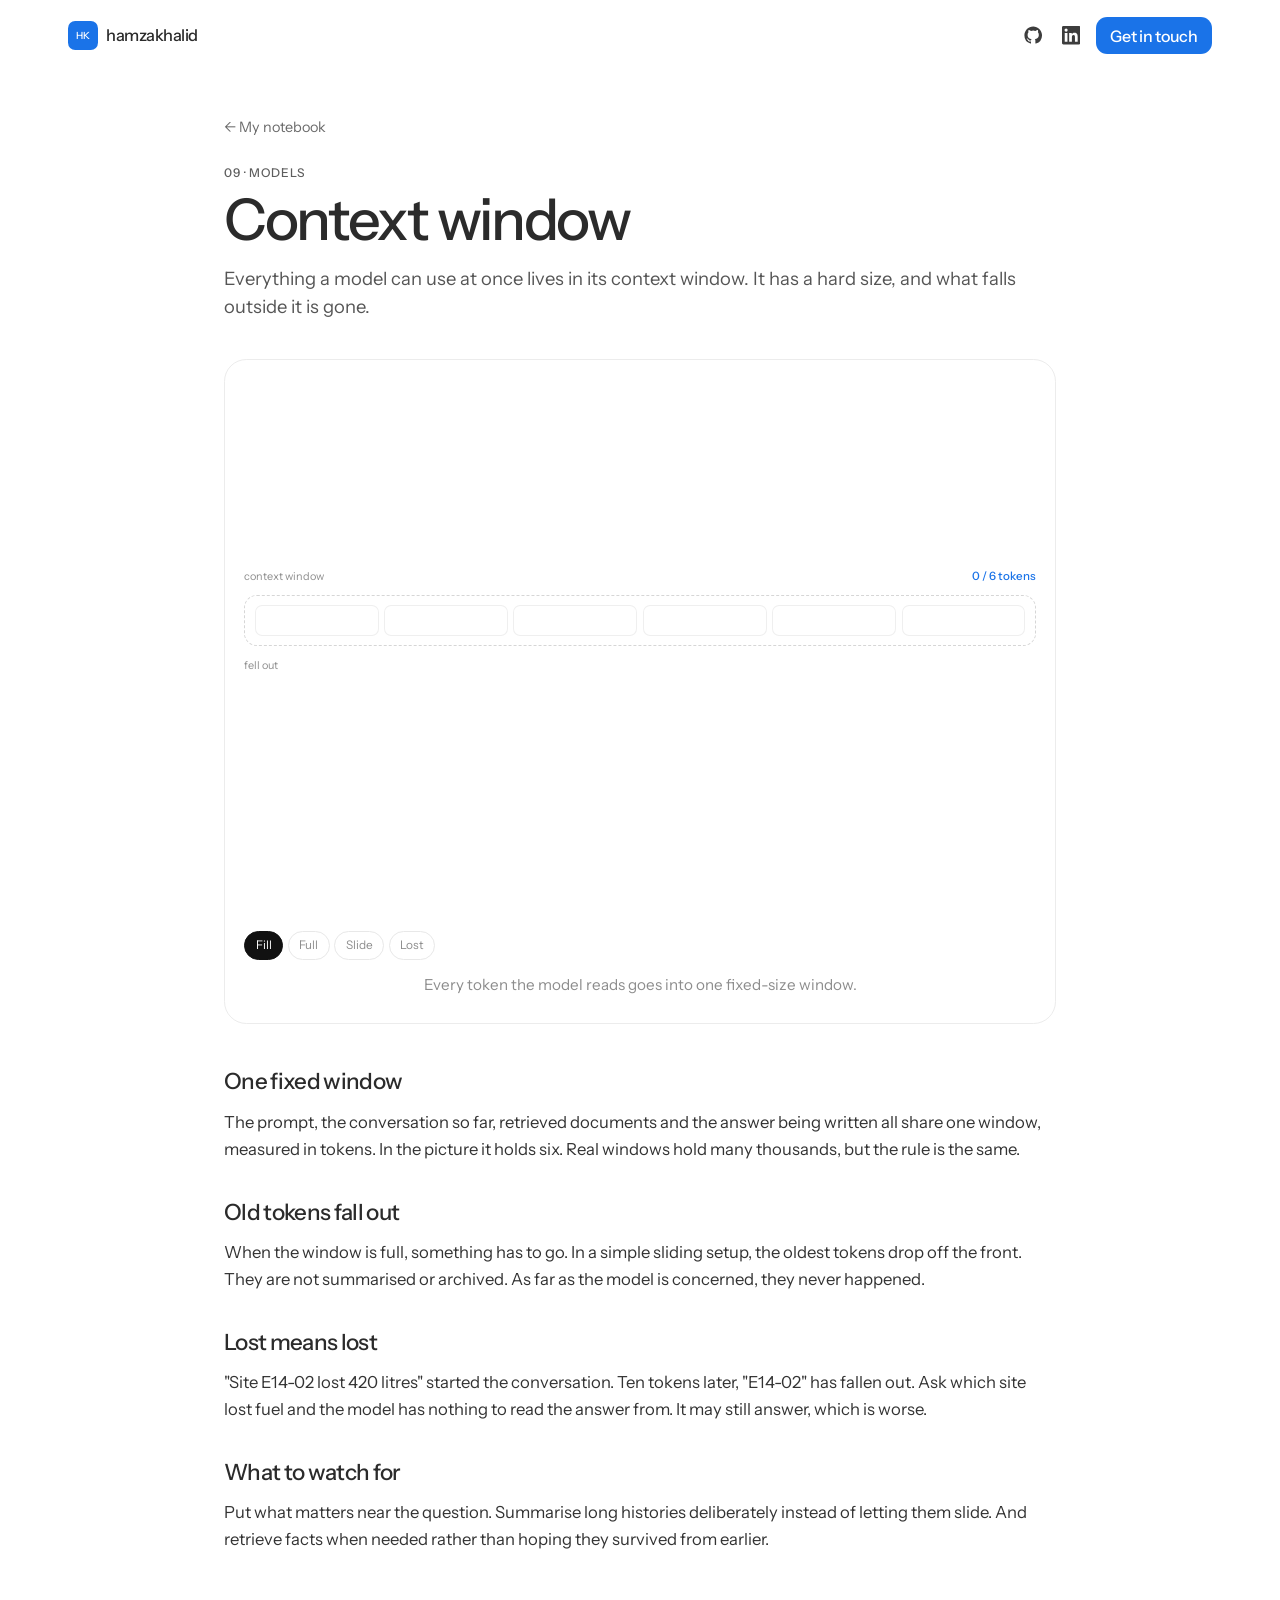
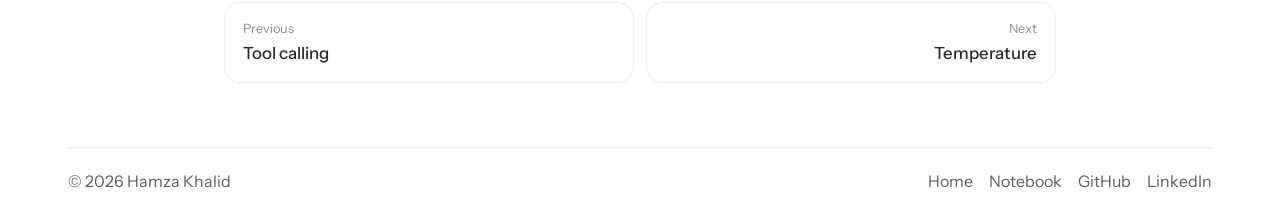
<file: notes/context-window.html>
<!DOCTYPE html>
<html lang="en">
  <head>
    <meta charset="utf-8" />
    <meta name="viewport" content="width=device-width, initial-scale=1" />
    <title>Context window · My notebook · Hamza Khalid</title>
    <meta name="description" content="A model reads through a fixed-size window. When new tokens arrive, the oldest fall out, and anything outside the window is simply not there." />
    <link rel="canonical" href="https://hamzakhalid.me/notes/context-window.html" />
    <link rel="icon" href="../favicon.svg" type="image/svg+xml" />
    <link rel="preconnect" href="https://fonts.googleapis.com" />
    <link rel="preconnect" href="https://fonts.gstatic.com" crossorigin />
    <link
      href="https://fonts.googleapis.com/css2?family=Instrument+Sans:ital,wght@0,400..700;1,400..700&display=swap"
      rel="stylesheet"
    />
    <link rel="stylesheet" href="../styles.css" />
  </head>
  <body class="google-sans-body">
    <header class="nav">
      <a class="brand" href="../index.html">
        <span class="mark" aria-hidden="true">HK</span>
        hamzakhalid
      </a>
      <div class="nav-actions">
        <a class="nav-icon" href="https://github.com/hamza-khalidd" aria-label="GitHub">
          <svg viewBox="0 0 24 24" aria-hidden="true"><path fill="currentColor" d="M12 .5C5.65.5.5 5.65.5 12a11.5 11.5 0 0 0 7.86 10.92c.58.1.79-.25.79-.56v-2.17c-3.2.7-3.87-1.36-3.87-1.36-.53-1.34-1.28-1.7-1.28-1.7-1.05-.72.08-.7.08-.7 1.16.08 1.77 1.2 1.77 1.2 1.03 1.76 2.7 1.25 3.36.96.1-.75.4-1.25.73-1.54-2.55-.29-5.23-1.28-5.23-5.68 0-1.25.45-2.28 1.18-3.08-.12-.29-.51-1.46.11-3.04 0 0 .96-.31 3.15 1.17a10.9 10.9 0 0 1 5.74 0c2.19-1.48 3.15-1.17 3.15-1.17.62 1.58.23 2.75.11 3.04.74.8 1.18 1.83 1.18 3.08 0 4.41-2.69 5.39-5.25 5.67.41.36.78 1.06.78 2.14v3.17c0 .31.21.67.8.56A11.5 11.5 0 0 0 23.5 12C23.5 5.65 18.35.5 12 .5z"/></svg>
        </a>
        <a class="nav-icon" href="https://www.linkedin.com/in/hamzaakhalid/" aria-label="LinkedIn">
          <svg viewBox="0 0 24 24" aria-hidden="true"><path fill="currentColor" d="M20.45 20.45h-3.55v-5.57c0-1.33-.03-3.04-1.85-3.04-1.85 0-2.14 1.45-2.14 2.94v5.67H9.35V9h3.41v1.56h.05c.48-.9 1.64-1.85 3.37-1.85 3.6 0 4.27 2.37 4.27 5.46v6.28zM5.34 7.43a2.06 2.06 0 1 1 0-4.12 2.06 2.06 0 0 1 0 4.12zM7.12 20.45H3.56V9h3.56v11.45zM22.23 0H1.77C.79 0 0 .77 0 1.73v20.54C0 23.23.79 24 1.77 24h20.45C23.2 24 24 23.23 24 22.27V1.73C24 .77 23.2 0 22.23 0z"/></svg>
        </a>
        <a class="btn btn-orange" href="mailto:hamzakhalidd@outlook.com">Get in touch</a>
      </div>
    </header>

    <main class="note-page">
      <a class="note-back" href="../notebook.html">← My notebook</a>
      <header class="note-head">
        <p class="kicker">09 · Models</p>
        <h1>Context window</h1>
        <p class="note-lede">Everything a model can use at once lives in its context window. It has a hard size, and what falls outside it is gone.</p>
      </header>

      <div class="note-stage" data-scene="window">
        <div class="viz" aria-live="polite"></div>
        <div class="viz-foot">
          <div class="viz-phases"></div>
          <span class="viz-round"></span>
        </div>
        <p class="motion-caption"></p>
      </div>

      <article class="note-body">
        <section>
          <h2>One fixed window</h2>
          <p>The prompt, the conversation so far, retrieved documents and the answer being written all share one window, measured in tokens. In the picture it holds six. Real windows hold many thousands, but the rule is the same.</p>
        </section>
        <section>
          <h2>Old tokens fall out</h2>
          <p>When the window is full, something has to go. In a simple sliding setup, the oldest tokens drop off the front. They are not summarised or archived. As far as the model is concerned, they never happened.</p>
        </section>
        <section>
          <h2>Lost means lost</h2>
          <p>"Site E14-02 lost 420 litres" started the conversation. Ten tokens later, "E14-02" has fallen out. Ask which site lost fuel and the model has nothing to read the answer from. It may still answer, which is worse.</p>
        </section>
        <section>
          <h2>What to watch for</h2>
          <p>Put what matters near the question. Summarise long histories deliberately instead of letting them slide. And retrieve facts when needed rather than hoping they survived from earlier.</p>
        </section>
      </article>

      <nav class="note-steps" aria-label="More notes">
        <a class="note-step" href="tool-calling.html"><span>Previous</span><strong>Tool calling</strong></a>
        <a class="note-step is-next" href="temperature.html"><span>Next</span><strong>Temperature</strong></a>
      </nav>
    </main>

    <footer class="footer note-footer">
      <p>© 2026 Hamza Khalid</p>
      <p>
        <a href="../index.html">Home</a>
        <a href="../notebook.html">Notebook</a>
        <a href="https://github.com/hamza-khalidd">GitHub</a>
        <a href="https://www.linkedin.com/in/hamzaakhalid/">LinkedIn</a>
      </p>
    </footer>
    <script src="../viz.js"></script>
  </body>
</html>
</file>
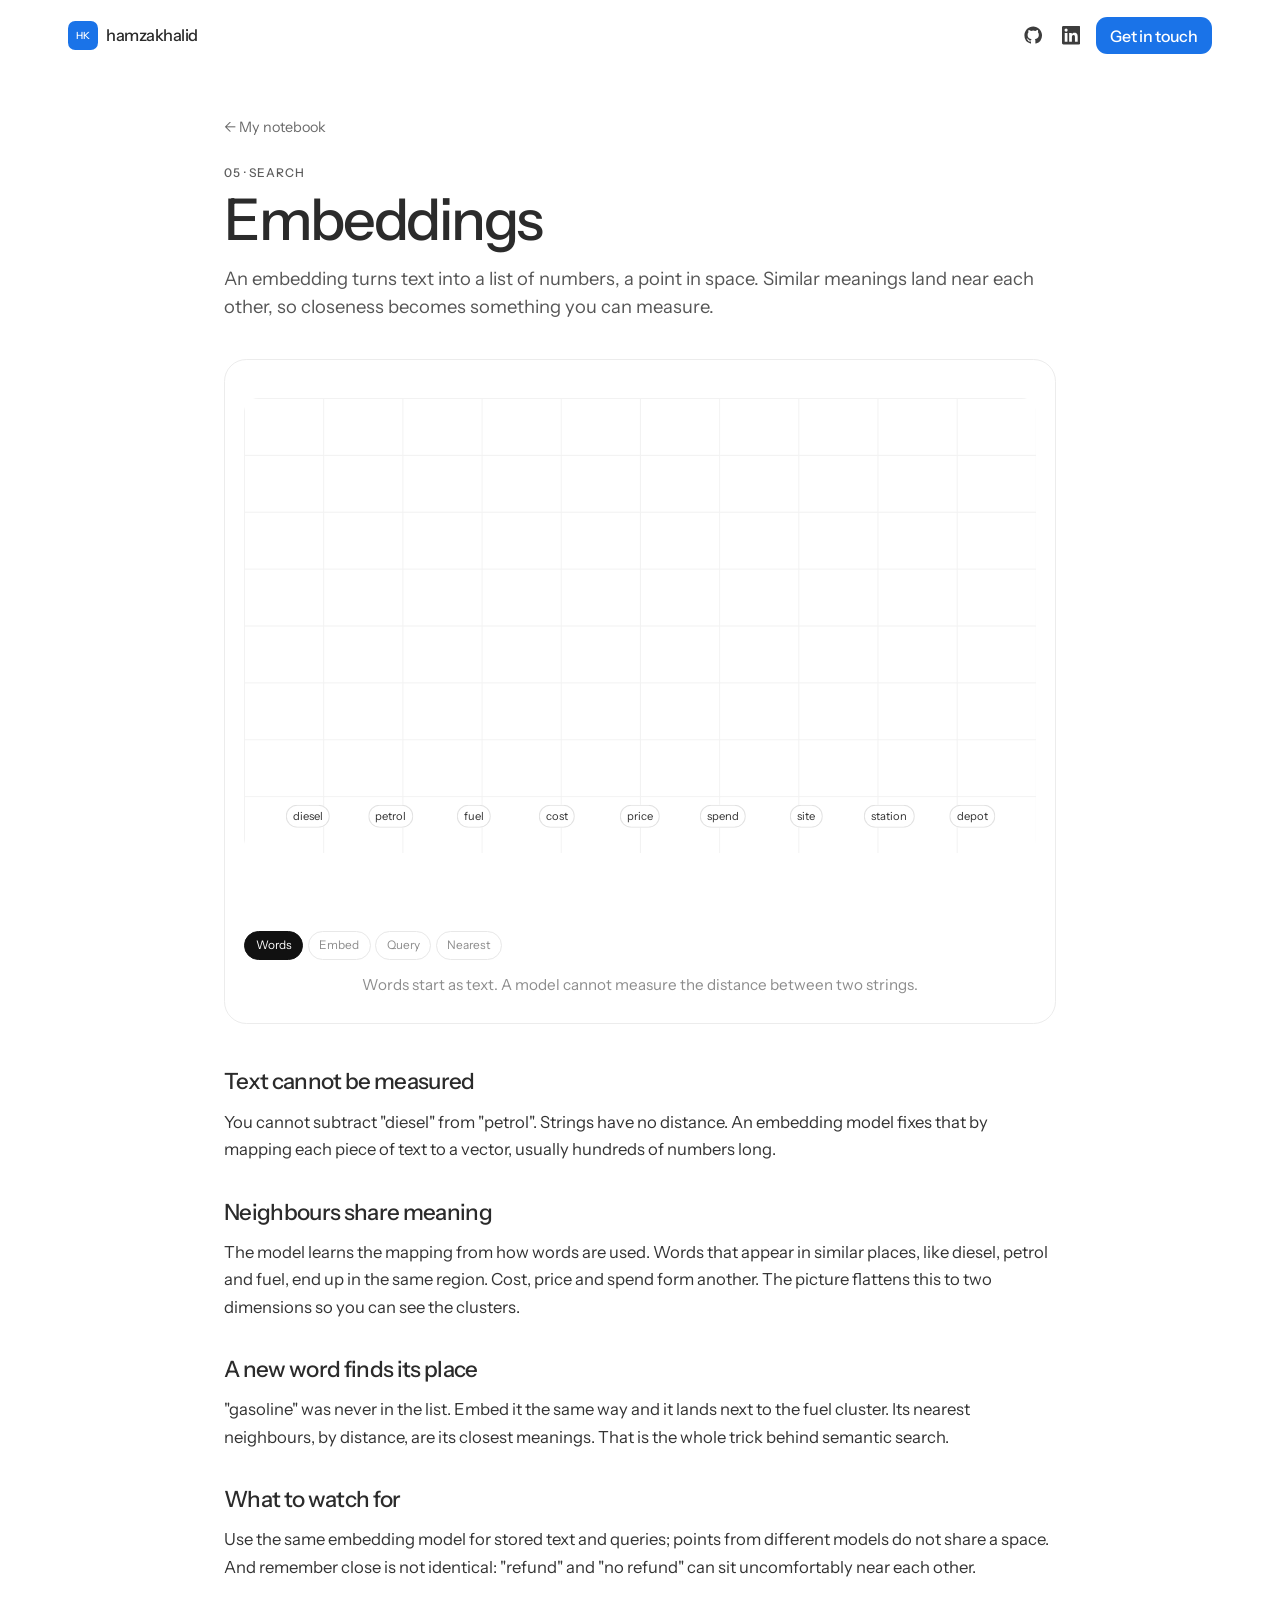
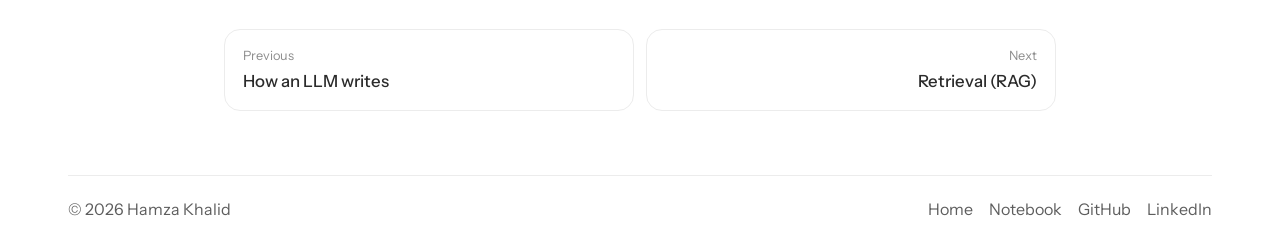
<file: notes/embeddings.html>
<!DOCTYPE html>
<html lang="en">
  <head>
    <meta charset="utf-8" />
    <meta name="viewport" content="width=device-width, initial-scale=1" />
    <title>Embeddings · My notebook · Hamza Khalid</title>
    <meta name="description" content="Words and passages become points in space. Things used in similar ways land close together, so distance can stand in for meaning." />
    <link rel="canonical" href="https://hamzakhalid.me/notes/embeddings.html" />
    <link rel="icon" href="../favicon.svg" type="image/svg+xml" />
    <link rel="preconnect" href="https://fonts.googleapis.com" />
    <link rel="preconnect" href="https://fonts.gstatic.com" crossorigin />
    <link
      href="https://fonts.googleapis.com/css2?family=Instrument+Sans:ital,wght@0,400..700;1,400..700&display=swap"
      rel="stylesheet"
    />
    <link rel="stylesheet" href="../styles.css" />
  </head>
  <body class="google-sans-body">
    <header class="nav">
      <a class="brand" href="../index.html">
        <span class="mark" aria-hidden="true">HK</span>
        hamzakhalid
      </a>
      <div class="nav-actions">
        <a class="nav-icon" href="https://github.com/hamza-khalidd" aria-label="GitHub">
          <svg viewBox="0 0 24 24" aria-hidden="true"><path fill="currentColor" d="M12 .5C5.65.5.5 5.65.5 12a11.5 11.5 0 0 0 7.86 10.92c.58.1.79-.25.79-.56v-2.17c-3.2.7-3.87-1.36-3.87-1.36-.53-1.34-1.28-1.7-1.28-1.7-1.05-.72.08-.7.08-.7 1.16.08 1.77 1.2 1.77 1.2 1.03 1.76 2.7 1.25 3.36.96.1-.75.4-1.25.73-1.54-2.55-.29-5.23-1.28-5.23-5.68 0-1.25.45-2.28 1.18-3.08-.12-.29-.51-1.46.11-3.04 0 0 .96-.31 3.15 1.17a10.9 10.9 0 0 1 5.74 0c2.19-1.48 3.15-1.17 3.15-1.17.62 1.58.23 2.75.11 3.04.74.8 1.18 1.83 1.18 3.08 0 4.41-2.69 5.39-5.25 5.67.41.36.78 1.06.78 2.14v3.17c0 .31.21.67.8.56A11.5 11.5 0 0 0 23.5 12C23.5 5.65 18.35.5 12 .5z"/></svg>
        </a>
        <a class="nav-icon" href="https://www.linkedin.com/in/hamzaakhalid/" aria-label="LinkedIn">
          <svg viewBox="0 0 24 24" aria-hidden="true"><path fill="currentColor" d="M20.45 20.45h-3.55v-5.57c0-1.33-.03-3.04-1.85-3.04-1.85 0-2.14 1.45-2.14 2.94v5.67H9.35V9h3.41v1.56h.05c.48-.9 1.64-1.85 3.37-1.85 3.6 0 4.27 2.37 4.27 5.46v6.28zM5.34 7.43a2.06 2.06 0 1 1 0-4.12 2.06 2.06 0 0 1 0 4.12zM7.12 20.45H3.56V9h3.56v11.45zM22.23 0H1.77C.79 0 0 .77 0 1.73v20.54C0 23.23.79 24 1.77 24h20.45C23.2 24 24 23.23 24 22.27V1.73C24 .77 23.2 0 22.23 0z"/></svg>
        </a>
        <a class="btn btn-orange" href="mailto:hamzakhalidd@outlook.com">Get in touch</a>
      </div>
    </header>

    <main class="note-page">
      <a class="note-back" href="../notebook.html">← My notebook</a>
      <header class="note-head">
        <p class="kicker">05 · Search</p>
        <h1>Embeddings</h1>
        <p class="note-lede">An embedding turns text into a list of numbers, a point in space. Similar meanings land near each other, so closeness becomes something you can measure.</p>
      </header>

      <div class="note-stage" data-scene="embed">
        <div class="viz" aria-live="polite"></div>
        <div class="viz-foot">
          <div class="viz-phases"></div>
          <span class="viz-round"></span>
        </div>
        <p class="motion-caption"></p>
      </div>

      <article class="note-body">
        <section>
          <h2>Text cannot be measured</h2>
          <p>You cannot subtract "diesel" from "petrol". Strings have no distance. An embedding model fixes that by mapping each piece of text to a vector, usually hundreds of numbers long.</p>
        </section>
        <section>
          <h2>Neighbours share meaning</h2>
          <p>The model learns the mapping from how words are used. Words that appear in similar places, like diesel, petrol and fuel, end up in the same region. Cost, price and spend form another. The picture flattens this to two dimensions so you can see the clusters.</p>
        </section>
        <section>
          <h2>A new word finds its place</h2>
          <p>"gasoline" was never in the list. Embed it the same way and it lands next to the fuel cluster. Its nearest neighbours, by distance, are its closest meanings. That is the whole trick behind semantic search.</p>
        </section>
        <section>
          <h2>What to watch for</h2>
          <p>Use the same embedding model for stored text and queries; points from different models do not share a space. And remember close is not identical: "refund" and "no refund" can sit uncomfortably near each other.</p>
        </section>
      </article>

      <nav class="note-steps" aria-label="More notes">
        <a class="note-step" href="how-an-llm-writes.html"><span>Previous</span><strong>How an LLM writes</strong></a>
        <a class="note-step is-next" href="retrieval.html"><span>Next</span><strong>Retrieval (RAG)</strong></a>
      </nav>
    </main>

    <footer class="footer note-footer">
      <p>© 2026 Hamza Khalid</p>
      <p>
        <a href="../index.html">Home</a>
        <a href="../notebook.html">Notebook</a>
        <a href="https://github.com/hamza-khalidd">GitHub</a>
        <a href="https://www.linkedin.com/in/hamzaakhalid/">LinkedIn</a>
      </p>
    </footer>
    <script src="../viz.js"></script>
  </body>
</html>
</file>
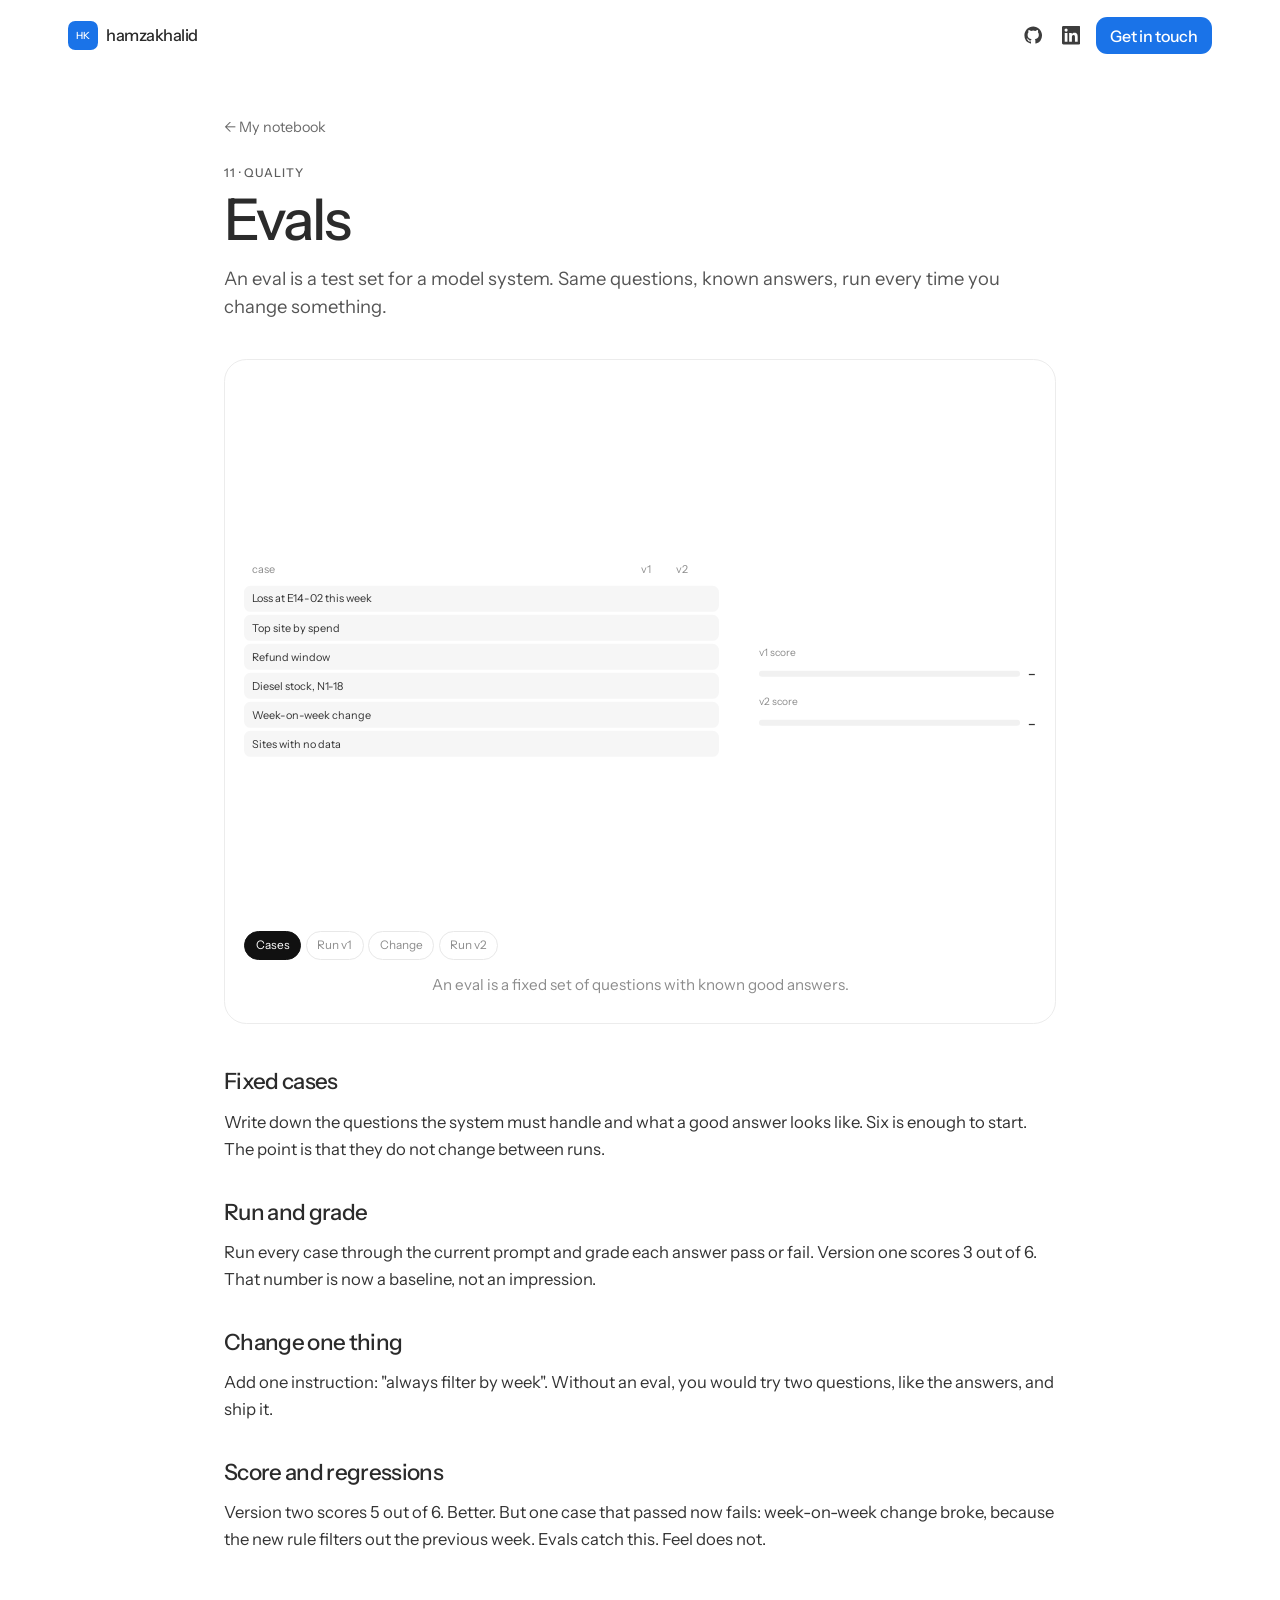
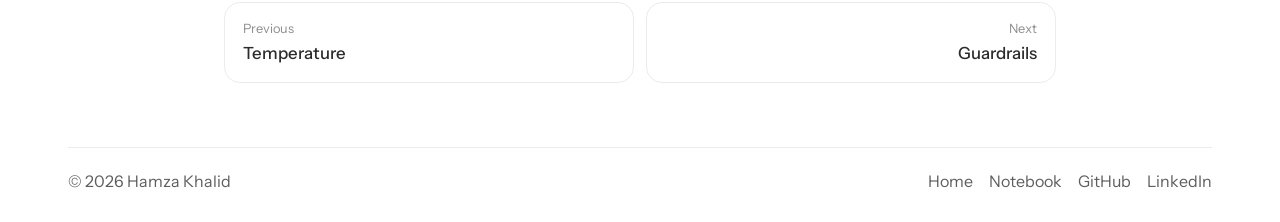
<file: notes/evals.html>
<!DOCTYPE html>
<html lang="en">
  <head>
    <meta charset="utf-8" />
    <meta name="viewport" content="width=device-width, initial-scale=1" />
    <title>Evals · My notebook · Hamza Khalid</title>
    <meta name="description" content="A fixed set of questions with known answers, run every time something changes. It turns &#x27;seems better&#x27; into a score, and catches what got worse." />
    <link rel="canonical" href="https://hamzakhalid.me/notes/evals.html" />
    <link rel="icon" href="../favicon.svg" type="image/svg+xml" />
    <link rel="preconnect" href="https://fonts.googleapis.com" />
    <link rel="preconnect" href="https://fonts.gstatic.com" crossorigin />
    <link
      href="https://fonts.googleapis.com/css2?family=Instrument+Sans:ital,wght@0,400..700;1,400..700&display=swap"
      rel="stylesheet"
    />
    <link rel="stylesheet" href="../styles.css" />
  </head>
  <body class="google-sans-body">
    <header class="nav">
      <a class="brand" href="../index.html">
        <span class="mark" aria-hidden="true">HK</span>
        hamzakhalid
      </a>
      <div class="nav-actions">
        <a class="nav-icon" href="https://github.com/hamza-khalidd" aria-label="GitHub">
          <svg viewBox="0 0 24 24" aria-hidden="true"><path fill="currentColor" d="M12 .5C5.65.5.5 5.65.5 12a11.5 11.5 0 0 0 7.86 10.92c.58.1.79-.25.79-.56v-2.17c-3.2.7-3.87-1.36-3.87-1.36-.53-1.34-1.28-1.7-1.28-1.7-1.05-.72.08-.7.08-.7 1.16.08 1.77 1.2 1.77 1.2 1.03 1.76 2.7 1.25 3.36.96.1-.75.4-1.25.73-1.54-2.55-.29-5.23-1.28-5.23-5.68 0-1.25.45-2.28 1.18-3.08-.12-.29-.51-1.46.11-3.04 0 0 .96-.31 3.15 1.17a10.9 10.9 0 0 1 5.74 0c2.19-1.48 3.15-1.17 3.15-1.17.62 1.58.23 2.75.11 3.04.74.8 1.18 1.83 1.18 3.08 0 4.41-2.69 5.39-5.25 5.67.41.36.78 1.06.78 2.14v3.17c0 .31.21.67.8.56A11.5 11.5 0 0 0 23.5 12C23.5 5.65 18.35.5 12 .5z"/></svg>
        </a>
        <a class="nav-icon" href="https://www.linkedin.com/in/hamzaakhalid/" aria-label="LinkedIn">
          <svg viewBox="0 0 24 24" aria-hidden="true"><path fill="currentColor" d="M20.45 20.45h-3.55v-5.57c0-1.33-.03-3.04-1.85-3.04-1.85 0-2.14 1.45-2.14 2.94v5.67H9.35V9h3.41v1.56h.05c.48-.9 1.64-1.85 3.37-1.85 3.6 0 4.27 2.37 4.27 5.46v6.28zM5.34 7.43a2.06 2.06 0 1 1 0-4.12 2.06 2.06 0 0 1 0 4.12zM7.12 20.45H3.56V9h3.56v11.45zM22.23 0H1.77C.79 0 0 .77 0 1.73v20.54C0 23.23.79 24 1.77 24h20.45C23.2 24 24 23.23 24 22.27V1.73C24 .77 23.2 0 22.23 0z"/></svg>
        </a>
        <a class="btn btn-orange" href="mailto:hamzakhalidd@outlook.com">Get in touch</a>
      </div>
    </header>

    <main class="note-page">
      <a class="note-back" href="../notebook.html">← My notebook</a>
      <header class="note-head">
        <p class="kicker">11 · Quality</p>
        <h1>Evals</h1>
        <p class="note-lede">An eval is a test set for a model system. Same questions, known answers, run every time you change something.</p>
      </header>

      <div class="note-stage" data-scene="evals">
        <div class="viz" aria-live="polite"></div>
        <div class="viz-foot">
          <div class="viz-phases"></div>
          <span class="viz-round"></span>
        </div>
        <p class="motion-caption"></p>
      </div>

      <article class="note-body">
        <section>
          <h2>Fixed cases</h2>
          <p>Write down the questions the system must handle and what a good answer looks like. Six is enough to start. The point is that they do not change between runs.</p>
        </section>
        <section>
          <h2>Run and grade</h2>
          <p>Run every case through the current prompt and grade each answer pass or fail. Version one scores 3 out of 6. That number is now a baseline, not an impression.</p>
        </section>
        <section>
          <h2>Change one thing</h2>
          <p>Add one instruction: "always filter by week". Without an eval, you would try two questions, like the answers, and ship it.</p>
        </section>
        <section>
          <h2>Score and regressions</h2>
          <p>Version two scores 5 out of 6. Better. But one case that passed now fails: week-on-week change broke, because the new rule filters out the previous week. Evals catch this. Feel does not.</p>
        </section>
      </article>

      <nav class="note-steps" aria-label="More notes">
        <a class="note-step" href="temperature.html"><span>Previous</span><strong>Temperature</strong></a>
        <a class="note-step is-next" href="guardrails.html"><span>Next</span><strong>Guardrails</strong></a>
      </nav>
    </main>

    <footer class="footer note-footer">
      <p>© 2026 Hamza Khalid</p>
      <p>
        <a href="../index.html">Home</a>
        <a href="../notebook.html">Notebook</a>
        <a href="https://github.com/hamza-khalidd">GitHub</a>
        <a href="https://www.linkedin.com/in/hamzaakhalid/">LinkedIn</a>
      </p>
    </footer>
    <script src="../viz.js"></script>
  </body>
</html>
</file>
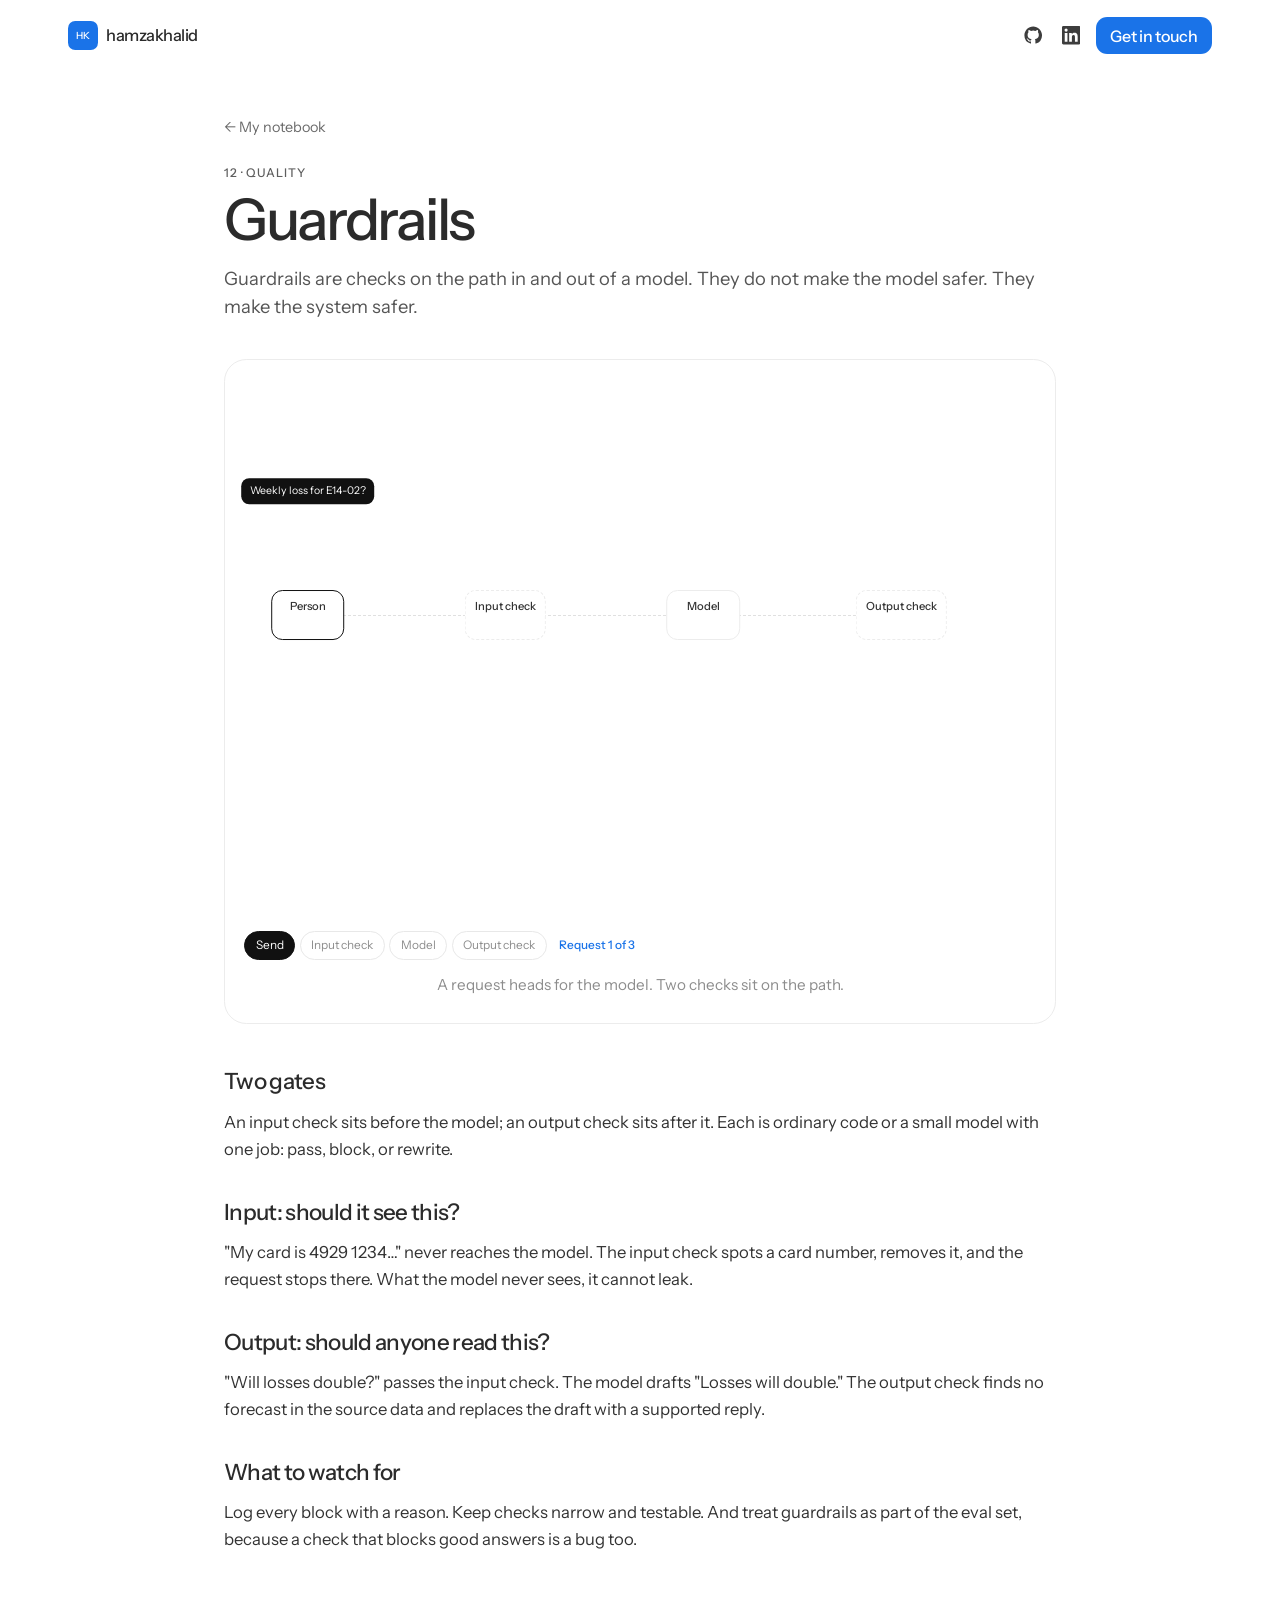
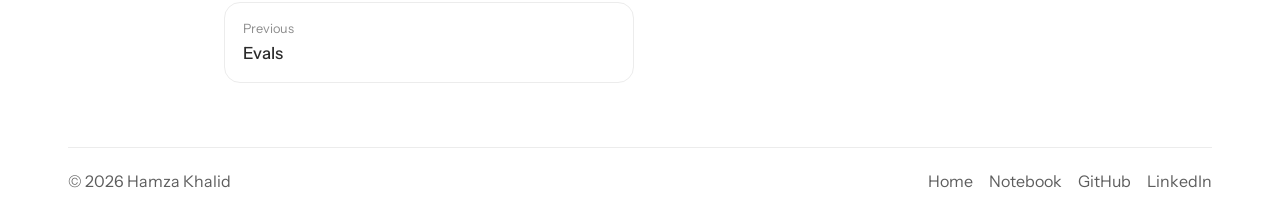
<file: notes/guardrails.html>
<!DOCTYPE html>
<html lang="en">
  <head>
    <meta charset="utf-8" />
    <meta name="viewport" content="width=device-width, initial-scale=1" />
    <title>Guardrails · My notebook · Hamza Khalid</title>
    <meta name="description" content="Checks before and after the model. One decides what the model may see; the other decides what a person may read." />
    <link rel="canonical" href="https://hamzakhalid.me/notes/guardrails.html" />
    <link rel="icon" href="../favicon.svg" type="image/svg+xml" />
    <link rel="preconnect" href="https://fonts.googleapis.com" />
    <link rel="preconnect" href="https://fonts.gstatic.com" crossorigin />
    <link
      href="https://fonts.googleapis.com/css2?family=Instrument+Sans:ital,wght@0,400..700;1,400..700&display=swap"
      rel="stylesheet"
    />
    <link rel="stylesheet" href="../styles.css" />
  </head>
  <body class="google-sans-body">
    <header class="nav">
      <a class="brand" href="../index.html">
        <span class="mark" aria-hidden="true">HK</span>
        hamzakhalid
      </a>
      <div class="nav-actions">
        <a class="nav-icon" href="https://github.com/hamza-khalidd" aria-label="GitHub">
          <svg viewBox="0 0 24 24" aria-hidden="true"><path fill="currentColor" d="M12 .5C5.65.5.5 5.65.5 12a11.5 11.5 0 0 0 7.86 10.92c.58.1.79-.25.79-.56v-2.17c-3.2.7-3.87-1.36-3.87-1.36-.53-1.34-1.28-1.7-1.28-1.7-1.05-.72.08-.7.08-.7 1.16.08 1.77 1.2 1.77 1.2 1.03 1.76 2.7 1.25 3.36.96.1-.75.4-1.25.73-1.54-2.55-.29-5.23-1.28-5.23-5.68 0-1.25.45-2.28 1.18-3.08-.12-.29-.51-1.46.11-3.04 0 0 .96-.31 3.15 1.17a10.9 10.9 0 0 1 5.74 0c2.19-1.48 3.15-1.17 3.15-1.17.62 1.58.23 2.75.11 3.04.74.8 1.18 1.83 1.18 3.08 0 4.41-2.69 5.39-5.25 5.67.41.36.78 1.06.78 2.14v3.17c0 .31.21.67.8.56A11.5 11.5 0 0 0 23.5 12C23.5 5.65 18.35.5 12 .5z"/></svg>
        </a>
        <a class="nav-icon" href="https://www.linkedin.com/in/hamzaakhalid/" aria-label="LinkedIn">
          <svg viewBox="0 0 24 24" aria-hidden="true"><path fill="currentColor" d="M20.45 20.45h-3.55v-5.57c0-1.33-.03-3.04-1.85-3.04-1.85 0-2.14 1.45-2.14 2.94v5.67H9.35V9h3.41v1.56h.05c.48-.9 1.64-1.85 3.37-1.85 3.6 0 4.27 2.37 4.27 5.46v6.28zM5.34 7.43a2.06 2.06 0 1 1 0-4.12 2.06 2.06 0 0 1 0 4.12zM7.12 20.45H3.56V9h3.56v11.45zM22.23 0H1.77C.79 0 0 .77 0 1.73v20.54C0 23.23.79 24 1.77 24h20.45C23.2 24 24 23.23 24 22.27V1.73C24 .77 23.2 0 22.23 0z"/></svg>
        </a>
        <a class="btn btn-orange" href="mailto:hamzakhalidd@outlook.com">Get in touch</a>
      </div>
    </header>

    <main class="note-page">
      <a class="note-back" href="../notebook.html">← My notebook</a>
      <header class="note-head">
        <p class="kicker">12 · Quality</p>
        <h1>Guardrails</h1>
        <p class="note-lede">Guardrails are checks on the path in and out of a model. They do not make the model safer. They make the system safer.</p>
      </header>

      <div class="note-stage" data-scene="guard">
        <div class="viz" aria-live="polite"></div>
        <div class="viz-foot">
          <div class="viz-phases"></div>
          <span class="viz-round"></span>
        </div>
        <p class="motion-caption"></p>
      </div>

      <article class="note-body">
        <section>
          <h2>Two gates</h2>
          <p>An input check sits before the model; an output check sits after it. Each is ordinary code or a small model with one job: pass, block, or rewrite.</p>
        </section>
        <section>
          <h2>Input: should it see this?</h2>
          <p>"My card is 4929 1234…" never reaches the model. The input check spots a card number, removes it, and the request stops there. What the model never sees, it cannot leak.</p>
        </section>
        <section>
          <h2>Output: should anyone read this?</h2>
          <p>"Will losses double?" passes the input check. The model drafts "Losses will double." The output check finds no forecast in the source data and replaces the draft with a supported reply.</p>
        </section>
        <section>
          <h2>What to watch for</h2>
          <p>Log every block with a reason. Keep checks narrow and testable. And treat guardrails as part of the eval set, because a check that blocks good answers is a bug too.</p>
        </section>
      </article>

      <nav class="note-steps" aria-label="More notes">
        <a class="note-step" href="evals.html"><span>Previous</span><strong>Evals</strong></a>
        <span></span>
      </nav>
    </main>

    <footer class="footer note-footer">
      <p>© 2026 Hamza Khalid</p>
      <p>
        <a href="../index.html">Home</a>
        <a href="../notebook.html">Notebook</a>
        <a href="https://github.com/hamza-khalidd">GitHub</a>
        <a href="https://www.linkedin.com/in/hamzaakhalid/">LinkedIn</a>
      </p>
    </footer>
    <script src="../viz.js"></script>
  </body>
</html>
</file>
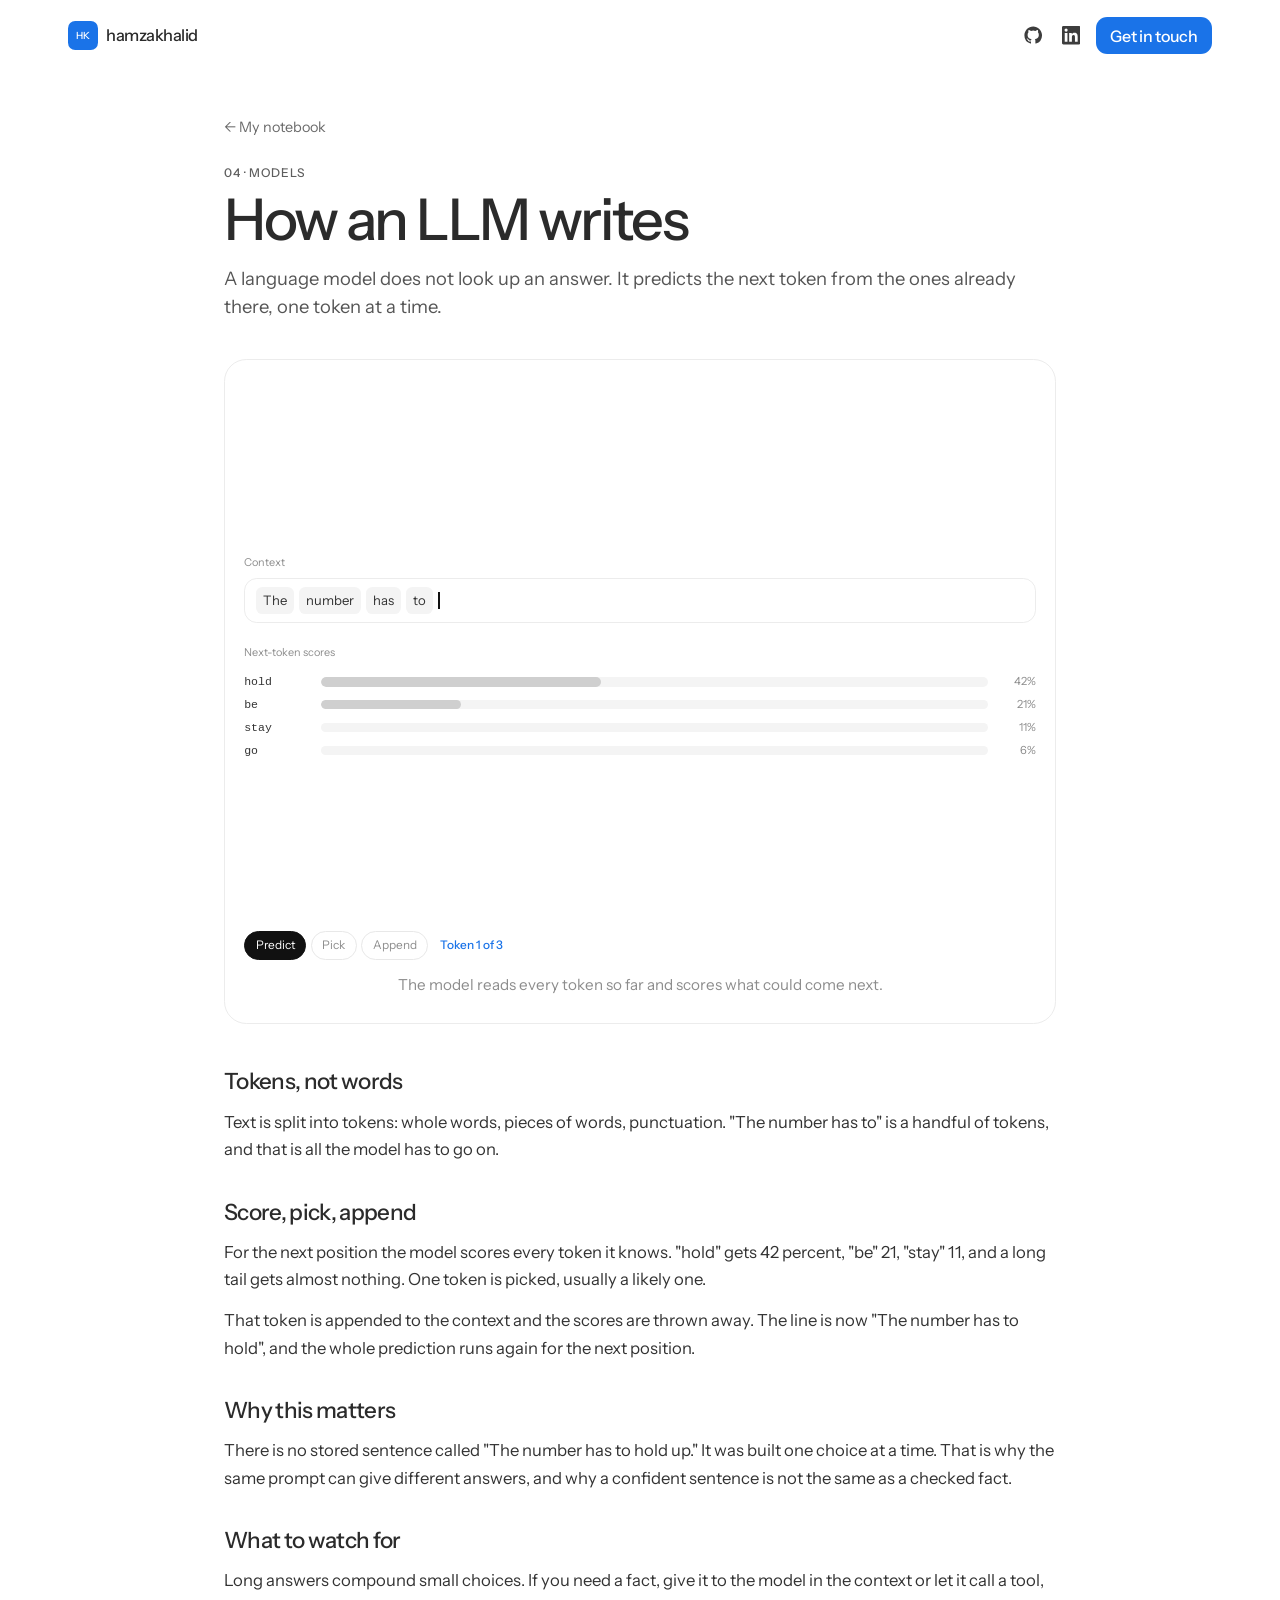
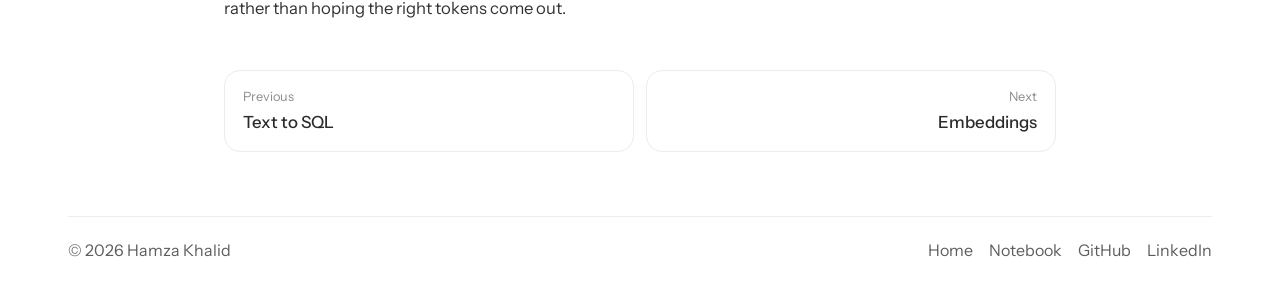
<file: notes/how-an-llm-writes.html>
<!DOCTYPE html>
<html lang="en">
  <head>
    <meta charset="utf-8" />
    <meta name="viewport" content="width=device-width, initial-scale=1" />
    <title>How an LLM writes · My notebook · Hamza Khalid</title>
    <meta name="description" content="The model never fetches a finished sentence. It scores every possible next token, picks one, appends it, and starts again." />
    <link rel="canonical" href="https://hamzakhalid.me/notes/how-an-llm-writes.html" />
    <link rel="icon" href="../favicon.svg" type="image/svg+xml" />
    <link rel="preconnect" href="https://fonts.googleapis.com" />
    <link rel="preconnect" href="https://fonts.gstatic.com" crossorigin />
    <link
      href="https://fonts.googleapis.com/css2?family=Instrument+Sans:ital,wght@0,400..700;1,400..700&display=swap"
      rel="stylesheet"
    />
    <link rel="stylesheet" href="../styles.css" />
  </head>
  <body class="google-sans-body">
    <header class="nav">
      <a class="brand" href="../index.html">
        <span class="mark" aria-hidden="true">HK</span>
        hamzakhalid
      </a>
      <div class="nav-actions">
        <a class="nav-icon" href="https://github.com/hamza-khalidd" aria-label="GitHub">
          <svg viewBox="0 0 24 24" aria-hidden="true"><path fill="currentColor" d="M12 .5C5.65.5.5 5.65.5 12a11.5 11.5 0 0 0 7.86 10.92c.58.1.79-.25.79-.56v-2.17c-3.2.7-3.87-1.36-3.87-1.36-.53-1.34-1.28-1.7-1.28-1.7-1.05-.72.08-.7.08-.7 1.16.08 1.77 1.2 1.77 1.2 1.03 1.76 2.7 1.25 3.36.96.1-.75.4-1.25.73-1.54-2.55-.29-5.23-1.28-5.23-5.68 0-1.25.45-2.28 1.18-3.08-.12-.29-.51-1.46.11-3.04 0 0 .96-.31 3.15 1.17a10.9 10.9 0 0 1 5.74 0c2.19-1.48 3.15-1.17 3.15-1.17.62 1.58.23 2.75.11 3.04.74.8 1.18 1.83 1.18 3.08 0 4.41-2.69 5.39-5.25 5.67.41.36.78 1.06.78 2.14v3.17c0 .31.21.67.8.56A11.5 11.5 0 0 0 23.5 12C23.5 5.65 18.35.5 12 .5z"/></svg>
        </a>
        <a class="nav-icon" href="https://www.linkedin.com/in/hamzaakhalid/" aria-label="LinkedIn">
          <svg viewBox="0 0 24 24" aria-hidden="true"><path fill="currentColor" d="M20.45 20.45h-3.55v-5.57c0-1.33-.03-3.04-1.85-3.04-1.85 0-2.14 1.45-2.14 2.94v5.67H9.35V9h3.41v1.56h.05c.48-.9 1.64-1.85 3.37-1.85 3.6 0 4.27 2.37 4.27 5.46v6.28zM5.34 7.43a2.06 2.06 0 1 1 0-4.12 2.06 2.06 0 0 1 0 4.12zM7.12 20.45H3.56V9h3.56v11.45zM22.23 0H1.77C.79 0 0 .77 0 1.73v20.54C0 23.23.79 24 1.77 24h20.45C23.2 24 24 23.23 24 22.27V1.73C24 .77 23.2 0 22.23 0z"/></svg>
        </a>
        <a class="btn btn-orange" href="mailto:hamzakhalidd@outlook.com">Get in touch</a>
      </div>
    </header>

    <main class="note-page">
      <a class="note-back" href="../notebook.html">← My notebook</a>
      <header class="note-head">
        <p class="kicker">04 · Models</p>
        <h1>How an LLM writes</h1>
        <p class="note-lede">A language model does not look up an answer. It predicts the next token from the ones already there, one token at a time.</p>
      </header>

      <div class="note-stage" data-scene="llm">
        <div class="viz" aria-live="polite"></div>
        <div class="viz-foot">
          <div class="viz-phases"></div>
          <span class="viz-round"></span>
        </div>
        <p class="motion-caption"></p>
      </div>

      <article class="note-body">
        <section>
          <h2>Tokens, not words</h2>
          <p>Text is split into tokens: whole words, pieces of words, punctuation. "The number has to" is a handful of tokens, and that is all the model has to go on.</p>
        </section>
        <section>
          <h2>Score, pick, append</h2>
          <p>For the next position the model scores every token it knows. "hold" gets 42 percent, "be" 21, "stay" 11, and a long tail gets almost nothing. One token is picked, usually a likely one.</p>
          <p>That token is appended to the context and the scores are thrown away. The line is now "The number has to hold", and the whole prediction runs again for the next position.</p>
        </section>
        <section>
          <h2>Why this matters</h2>
          <p>There is no stored sentence called "The number has to hold up." It was built one choice at a time. That is why the same prompt can give different answers, and why a confident sentence is not the same as a checked fact.</p>
        </section>
        <section>
          <h2>What to watch for</h2>
          <p>Long answers compound small choices. If you need a fact, give it to the model in the context or let it call a tool, rather than hoping the right tokens come out.</p>
        </section>
      </article>

      <nav class="note-steps" aria-label="More notes">
        <a class="note-step" href="text-to-sql.html"><span>Previous</span><strong>Text to SQL</strong></a>
        <a class="note-step is-next" href="embeddings.html"><span>Next</span><strong>Embeddings</strong></a>
      </nav>
    </main>

    <footer class="footer note-footer">
      <p>© 2026 Hamza Khalid</p>
      <p>
        <a href="../index.html">Home</a>
        <a href="../notebook.html">Notebook</a>
        <a href="https://github.com/hamza-khalidd">GitHub</a>
        <a href="https://www.linkedin.com/in/hamzaakhalid/">LinkedIn</a>
      </p>
    </footer>
    <script src="../viz.js"></script>
  </body>
</html>
</file>
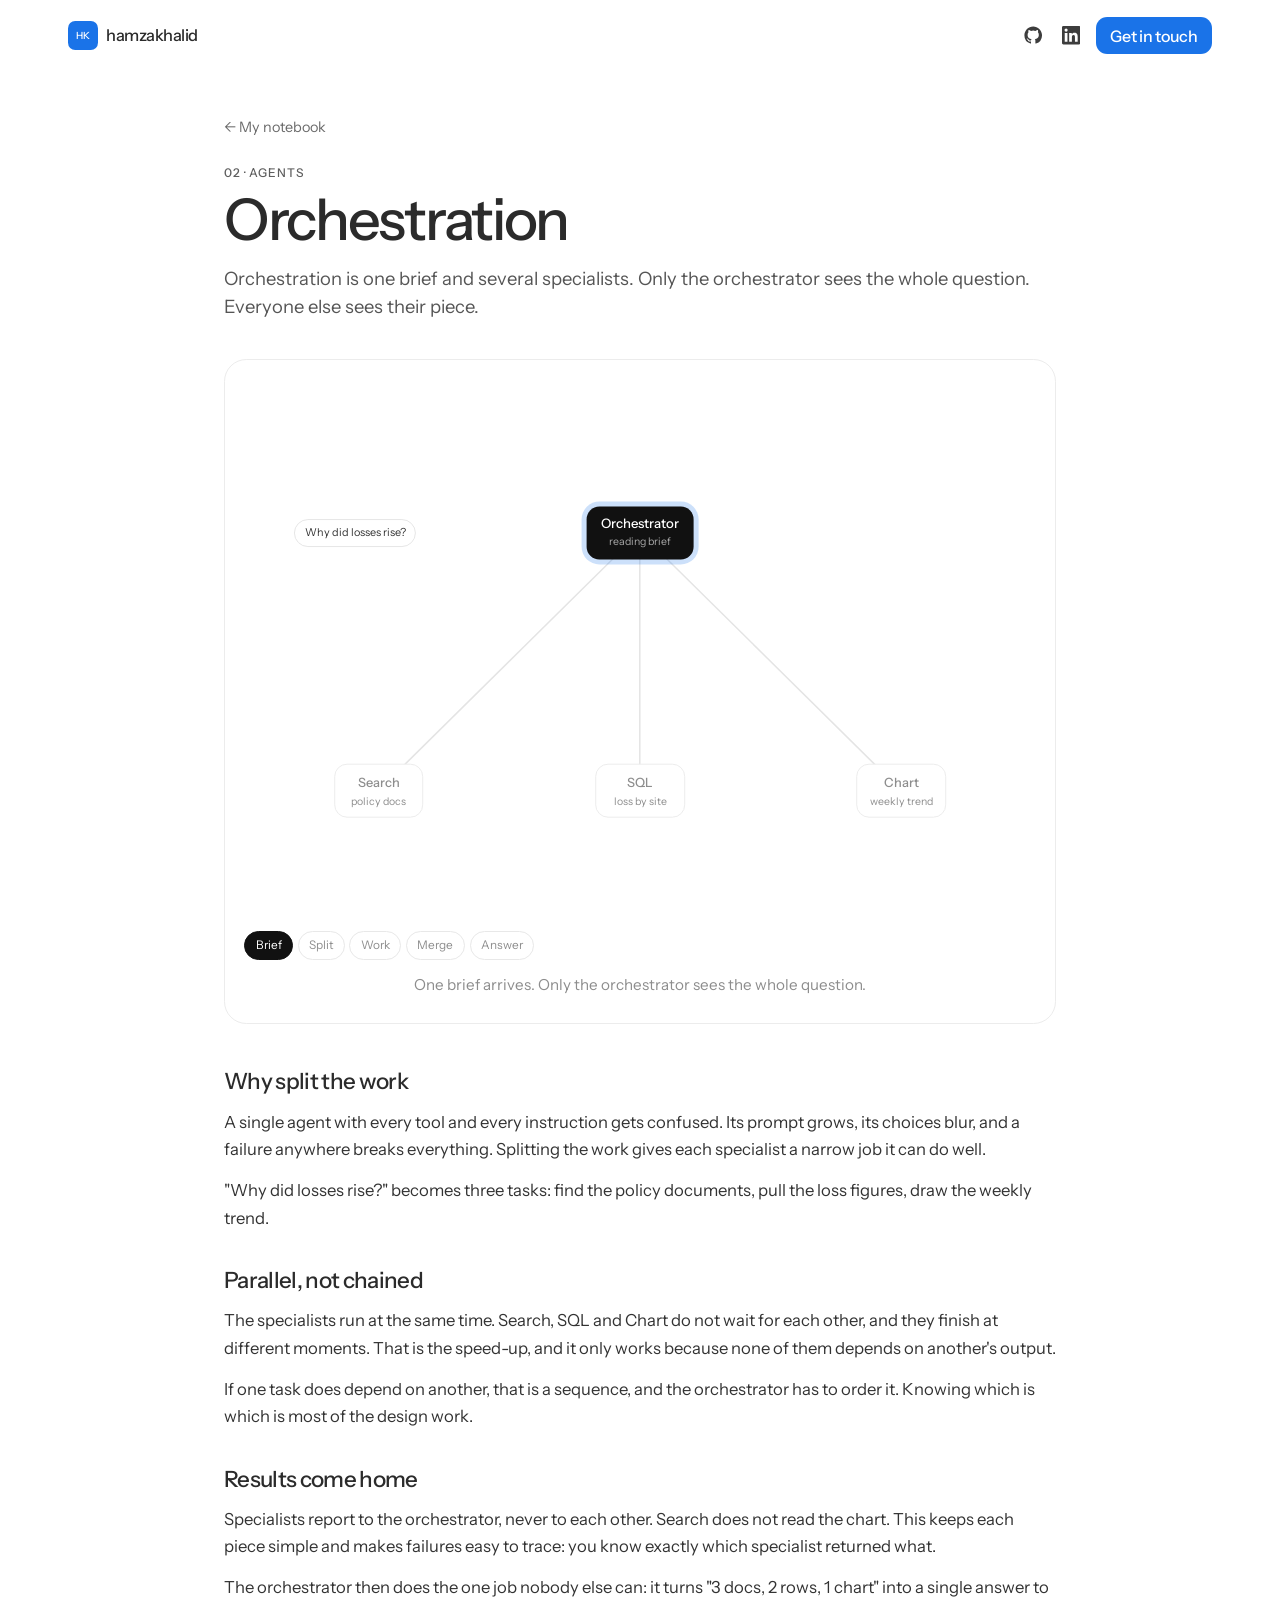
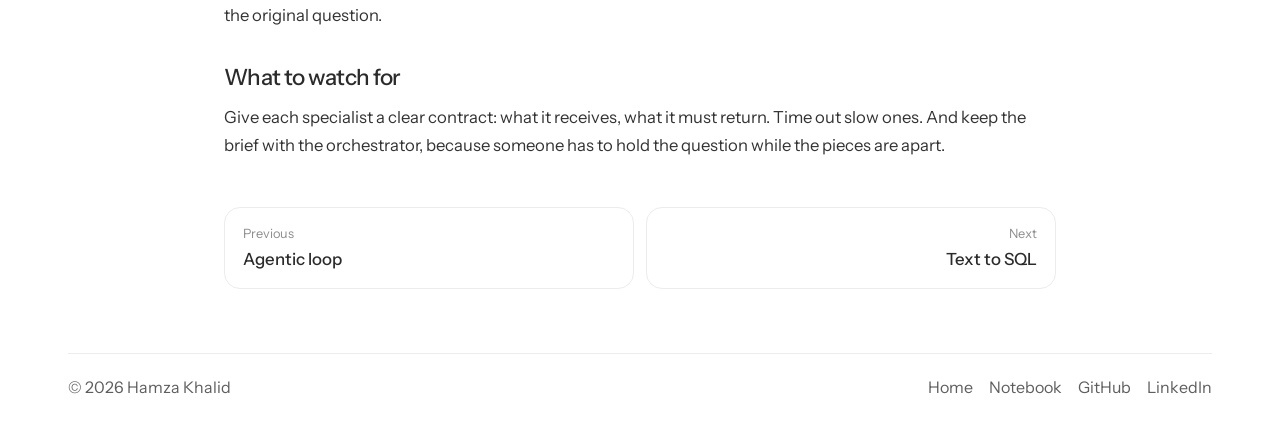
<file: notes/orchestration.html>
<!DOCTYPE html>
<html lang="en">
  <head>
    <meta charset="utf-8" />
    <meta name="viewport" content="width=device-width, initial-scale=1" />
    <title>Orchestration · My notebook · Hamza Khalid</title>
    <meta name="description" content="One coordinator holds the brief and hands pieces to specialist agents. They work in parallel, report back, and the coordinator stitches one answer." />
    <link rel="canonical" href="https://hamzakhalid.me/notes/orchestration.html" />
    <link rel="icon" href="../favicon.svg" type="image/svg+xml" />
    <link rel="preconnect" href="https://fonts.googleapis.com" />
    <link rel="preconnect" href="https://fonts.gstatic.com" crossorigin />
    <link
      href="https://fonts.googleapis.com/css2?family=Instrument+Sans:ital,wght@0,400..700;1,400..700&display=swap"
      rel="stylesheet"
    />
    <link rel="stylesheet" href="../styles.css" />
  </head>
  <body class="google-sans-body">
    <header class="nav">
      <a class="brand" href="../index.html">
        <span class="mark" aria-hidden="true">HK</span>
        hamzakhalid
      </a>
      <div class="nav-actions">
        <a class="nav-icon" href="https://github.com/hamza-khalidd" aria-label="GitHub">
          <svg viewBox="0 0 24 24" aria-hidden="true"><path fill="currentColor" d="M12 .5C5.65.5.5 5.65.5 12a11.5 11.5 0 0 0 7.86 10.92c.58.1.79-.25.79-.56v-2.17c-3.2.7-3.87-1.36-3.87-1.36-.53-1.34-1.28-1.7-1.28-1.7-1.05-.72.08-.7.08-.7 1.16.08 1.77 1.2 1.77 1.2 1.03 1.76 2.7 1.25 3.36.96.1-.75.4-1.25.73-1.54-2.55-.29-5.23-1.28-5.23-5.68 0-1.25.45-2.28 1.18-3.08-.12-.29-.51-1.46.11-3.04 0 0 .96-.31 3.15 1.17a10.9 10.9 0 0 1 5.74 0c2.19-1.48 3.15-1.17 3.15-1.17.62 1.58.23 2.75.11 3.04.74.8 1.18 1.83 1.18 3.08 0 4.41-2.69 5.39-5.25 5.67.41.36.78 1.06.78 2.14v3.17c0 .31.21.67.8.56A11.5 11.5 0 0 0 23.5 12C23.5 5.65 18.35.5 12 .5z"/></svg>
        </a>
        <a class="nav-icon" href="https://www.linkedin.com/in/hamzaakhalid/" aria-label="LinkedIn">
          <svg viewBox="0 0 24 24" aria-hidden="true"><path fill="currentColor" d="M20.45 20.45h-3.55v-5.57c0-1.33-.03-3.04-1.85-3.04-1.85 0-2.14 1.45-2.14 2.94v5.67H9.35V9h3.41v1.56h.05c.48-.9 1.64-1.85 3.37-1.85 3.6 0 4.27 2.37 4.27 5.46v6.28zM5.34 7.43a2.06 2.06 0 1 1 0-4.12 2.06 2.06 0 0 1 0 4.12zM7.12 20.45H3.56V9h3.56v11.45zM22.23 0H1.77C.79 0 0 .77 0 1.73v20.54C0 23.23.79 24 1.77 24h20.45C23.2 24 24 23.23 24 22.27V1.73C24 .77 23.2 0 22.23 0z"/></svg>
        </a>
        <a class="btn btn-orange" href="mailto:hamzakhalidd@outlook.com">Get in touch</a>
      </div>
    </header>

    <main class="note-page">
      <a class="note-back" href="../notebook.html">← My notebook</a>
      <header class="note-head">
        <p class="kicker">02 · Agents</p>
        <h1>Orchestration</h1>
        <p class="note-lede">Orchestration is one brief and several specialists. Only the orchestrator sees the whole question. Everyone else sees their piece.</p>
      </header>

      <div class="note-stage" data-scene="orch">
        <div class="viz" aria-live="polite"></div>
        <div class="viz-foot">
          <div class="viz-phases"></div>
          <span class="viz-round"></span>
        </div>
        <p class="motion-caption"></p>
      </div>

      <article class="note-body">
        <section>
          <h2>Why split the work</h2>
          <p>A single agent with every tool and every instruction gets confused. Its prompt grows, its choices blur, and a failure anywhere breaks everything. Splitting the work gives each specialist a narrow job it can do well.</p>
          <p>"Why did losses rise?" becomes three tasks: find the policy documents, pull the loss figures, draw the weekly trend.</p>
        </section>
        <section>
          <h2>Parallel, not chained</h2>
          <p>The specialists run at the same time. Search, SQL and Chart do not wait for each other, and they finish at different moments. That is the speed-up, and it only works because none of them depends on another's output.</p>
          <p>If one task does depend on another, that is a sequence, and the orchestrator has to order it. Knowing which is which is most of the design work.</p>
        </section>
        <section>
          <h2>Results come home</h2>
          <p>Specialists report to the orchestrator, never to each other. Search does not read the chart. This keeps each piece simple and makes failures easy to trace: you know exactly which specialist returned what.</p>
          <p>The orchestrator then does the one job nobody else can: it turns "3 docs, 2 rows, 1 chart" into a single answer to the original question.</p>
        </section>
        <section>
          <h2>What to watch for</h2>
          <p>Give each specialist a clear contract: what it receives, what it must return. Time out slow ones. And keep the brief with the orchestrator, because someone has to hold the question while the pieces are apart.</p>
        </section>
      </article>

      <nav class="note-steps" aria-label="More notes">
        <a class="note-step" href="agentic-loop.html"><span>Previous</span><strong>Agentic loop</strong></a>
        <a class="note-step is-next" href="text-to-sql.html"><span>Next</span><strong>Text to SQL</strong></a>
      </nav>
    </main>

    <footer class="footer note-footer">
      <p>© 2026 Hamza Khalid</p>
      <p>
        <a href="../index.html">Home</a>
        <a href="../notebook.html">Notebook</a>
        <a href="https://github.com/hamza-khalidd">GitHub</a>
        <a href="https://www.linkedin.com/in/hamzaakhalid/">LinkedIn</a>
      </p>
    </footer>
    <script src="../viz.js"></script>
  </body>
</html>
</file>
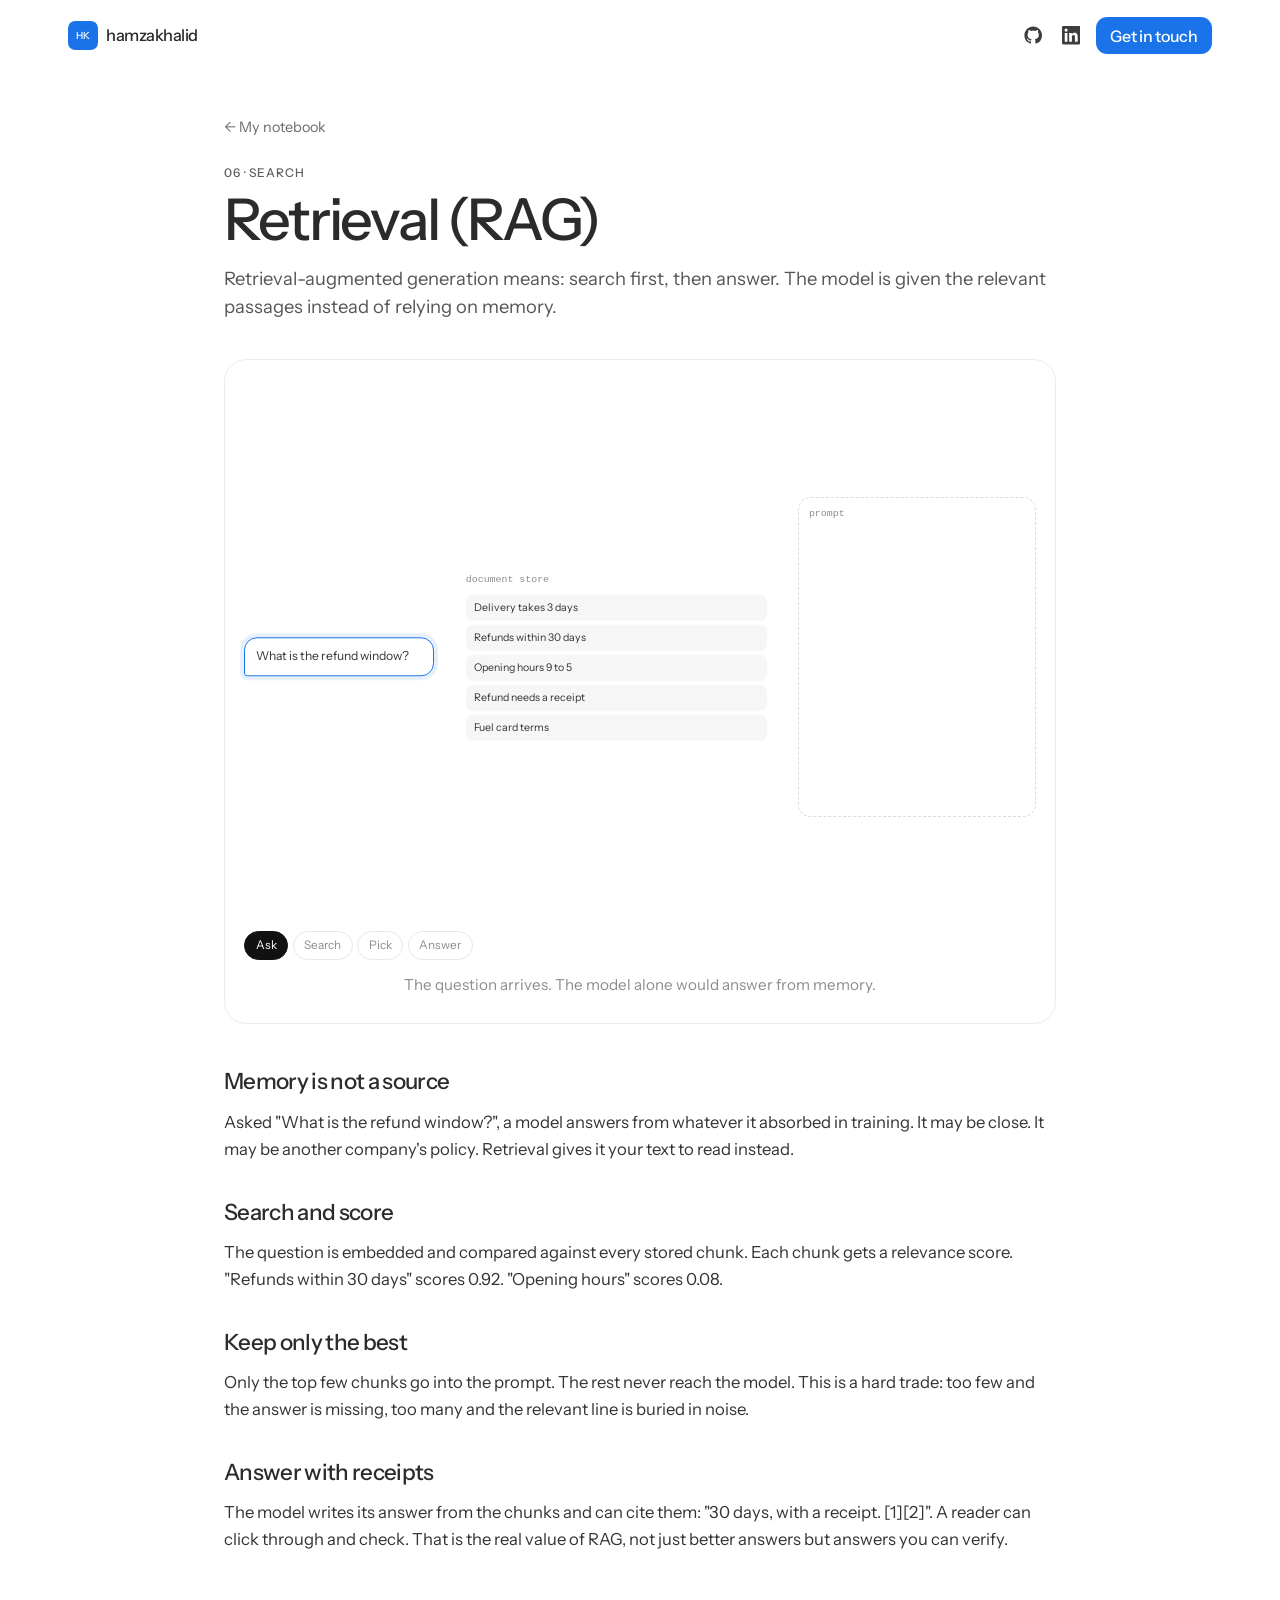
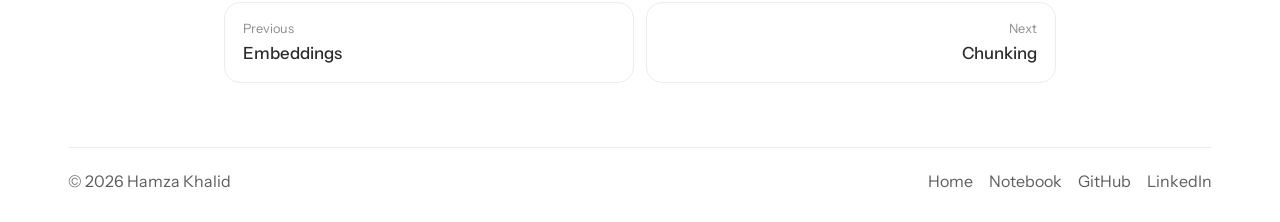
<file: notes/retrieval.html>
<!DOCTYPE html>
<html lang="en">
  <head>
    <meta charset="utf-8" />
    <meta name="viewport" content="width=device-width, initial-scale=1" />
    <title>Retrieval (RAG) · My notebook · Hamza Khalid</title>
    <meta name="description" content="Before answering, the system searches your documents, keeps the best few chunks, and puts them in the prompt so the model answers from them." />
    <link rel="canonical" href="https://hamzakhalid.me/notes/retrieval.html" />
    <link rel="icon" href="../favicon.svg" type="image/svg+xml" />
    <link rel="preconnect" href="https://fonts.googleapis.com" />
    <link rel="preconnect" href="https://fonts.gstatic.com" crossorigin />
    <link
      href="https://fonts.googleapis.com/css2?family=Instrument+Sans:ital,wght@0,400..700;1,400..700&display=swap"
      rel="stylesheet"
    />
    <link rel="stylesheet" href="../styles.css" />
  </head>
  <body class="google-sans-body">
    <header class="nav">
      <a class="brand" href="../index.html">
        <span class="mark" aria-hidden="true">HK</span>
        hamzakhalid
      </a>
      <div class="nav-actions">
        <a class="nav-icon" href="https://github.com/hamza-khalidd" aria-label="GitHub">
          <svg viewBox="0 0 24 24" aria-hidden="true"><path fill="currentColor" d="M12 .5C5.65.5.5 5.65.5 12a11.5 11.5 0 0 0 7.86 10.92c.58.1.79-.25.79-.56v-2.17c-3.2.7-3.87-1.36-3.87-1.36-.53-1.34-1.28-1.7-1.28-1.7-1.05-.72.08-.7.08-.7 1.16.08 1.77 1.2 1.77 1.2 1.03 1.76 2.7 1.25 3.36.96.1-.75.4-1.25.73-1.54-2.55-.29-5.23-1.28-5.23-5.68 0-1.25.45-2.28 1.18-3.08-.12-.29-.51-1.46.11-3.04 0 0 .96-.31 3.15 1.17a10.9 10.9 0 0 1 5.74 0c2.19-1.48 3.15-1.17 3.15-1.17.62 1.58.23 2.75.11 3.04.74.8 1.18 1.83 1.18 3.08 0 4.41-2.69 5.39-5.25 5.67.41.36.78 1.06.78 2.14v3.17c0 .31.21.67.8.56A11.5 11.5 0 0 0 23.5 12C23.5 5.65 18.35.5 12 .5z"/></svg>
        </a>
        <a class="nav-icon" href="https://www.linkedin.com/in/hamzaakhalid/" aria-label="LinkedIn">
          <svg viewBox="0 0 24 24" aria-hidden="true"><path fill="currentColor" d="M20.45 20.45h-3.55v-5.57c0-1.33-.03-3.04-1.85-3.04-1.85 0-2.14 1.45-2.14 2.94v5.67H9.35V9h3.41v1.56h.05c.48-.9 1.64-1.85 3.37-1.85 3.6 0 4.27 2.37 4.27 5.46v6.28zM5.34 7.43a2.06 2.06 0 1 1 0-4.12 2.06 2.06 0 0 1 0 4.12zM7.12 20.45H3.56V9h3.56v11.45zM22.23 0H1.77C.79 0 0 .77 0 1.73v20.54C0 23.23.79 24 1.77 24h20.45C23.2 24 24 23.23 24 22.27V1.73C24 .77 23.2 0 22.23 0z"/></svg>
        </a>
        <a class="btn btn-orange" href="mailto:hamzakhalidd@outlook.com">Get in touch</a>
      </div>
    </header>

    <main class="note-page">
      <a class="note-back" href="../notebook.html">← My notebook</a>
      <header class="note-head">
        <p class="kicker">06 · Search</p>
        <h1>Retrieval (RAG)</h1>
        <p class="note-lede">Retrieval-augmented generation means: search first, then answer. The model is given the relevant passages instead of relying on memory.</p>
      </header>

      <div class="note-stage" data-scene="rag">
        <div class="viz" aria-live="polite"></div>
        <div class="viz-foot">
          <div class="viz-phases"></div>
          <span class="viz-round"></span>
        </div>
        <p class="motion-caption"></p>
      </div>

      <article class="note-body">
        <section>
          <h2>Memory is not a source</h2>
          <p>Asked "What is the refund window?", a model answers from whatever it absorbed in training. It may be close. It may be another company's policy. Retrieval gives it your text to read instead.</p>
        </section>
        <section>
          <h2>Search and score</h2>
          <p>The question is embedded and compared against every stored chunk. Each chunk gets a relevance score. "Refunds within 30 days" scores 0.92. "Opening hours" scores 0.08.</p>
        </section>
        <section>
          <h2>Keep only the best</h2>
          <p>Only the top few chunks go into the prompt. The rest never reach the model. This is a hard trade: too few and the answer is missing, too many and the relevant line is buried in noise.</p>
        </section>
        <section>
          <h2>Answer with receipts</h2>
          <p>The model writes its answer from the chunks and can cite them: "30 days, with a receipt. [1][2]". A reader can click through and check. That is the real value of RAG, not just better answers but answers you can verify.</p>
        </section>
      </article>

      <nav class="note-steps" aria-label="More notes">
        <a class="note-step" href="embeddings.html"><span>Previous</span><strong>Embeddings</strong></a>
        <a class="note-step is-next" href="chunking.html"><span>Next</span><strong>Chunking</strong></a>
      </nav>
    </main>

    <footer class="footer note-footer">
      <p>© 2026 Hamza Khalid</p>
      <p>
        <a href="../index.html">Home</a>
        <a href="../notebook.html">Notebook</a>
        <a href="https://github.com/hamza-khalidd">GitHub</a>
        <a href="https://www.linkedin.com/in/hamzaakhalid/">LinkedIn</a>
      </p>
    </footer>
    <script src="../viz.js"></script>
  </body>
</html>
</file>
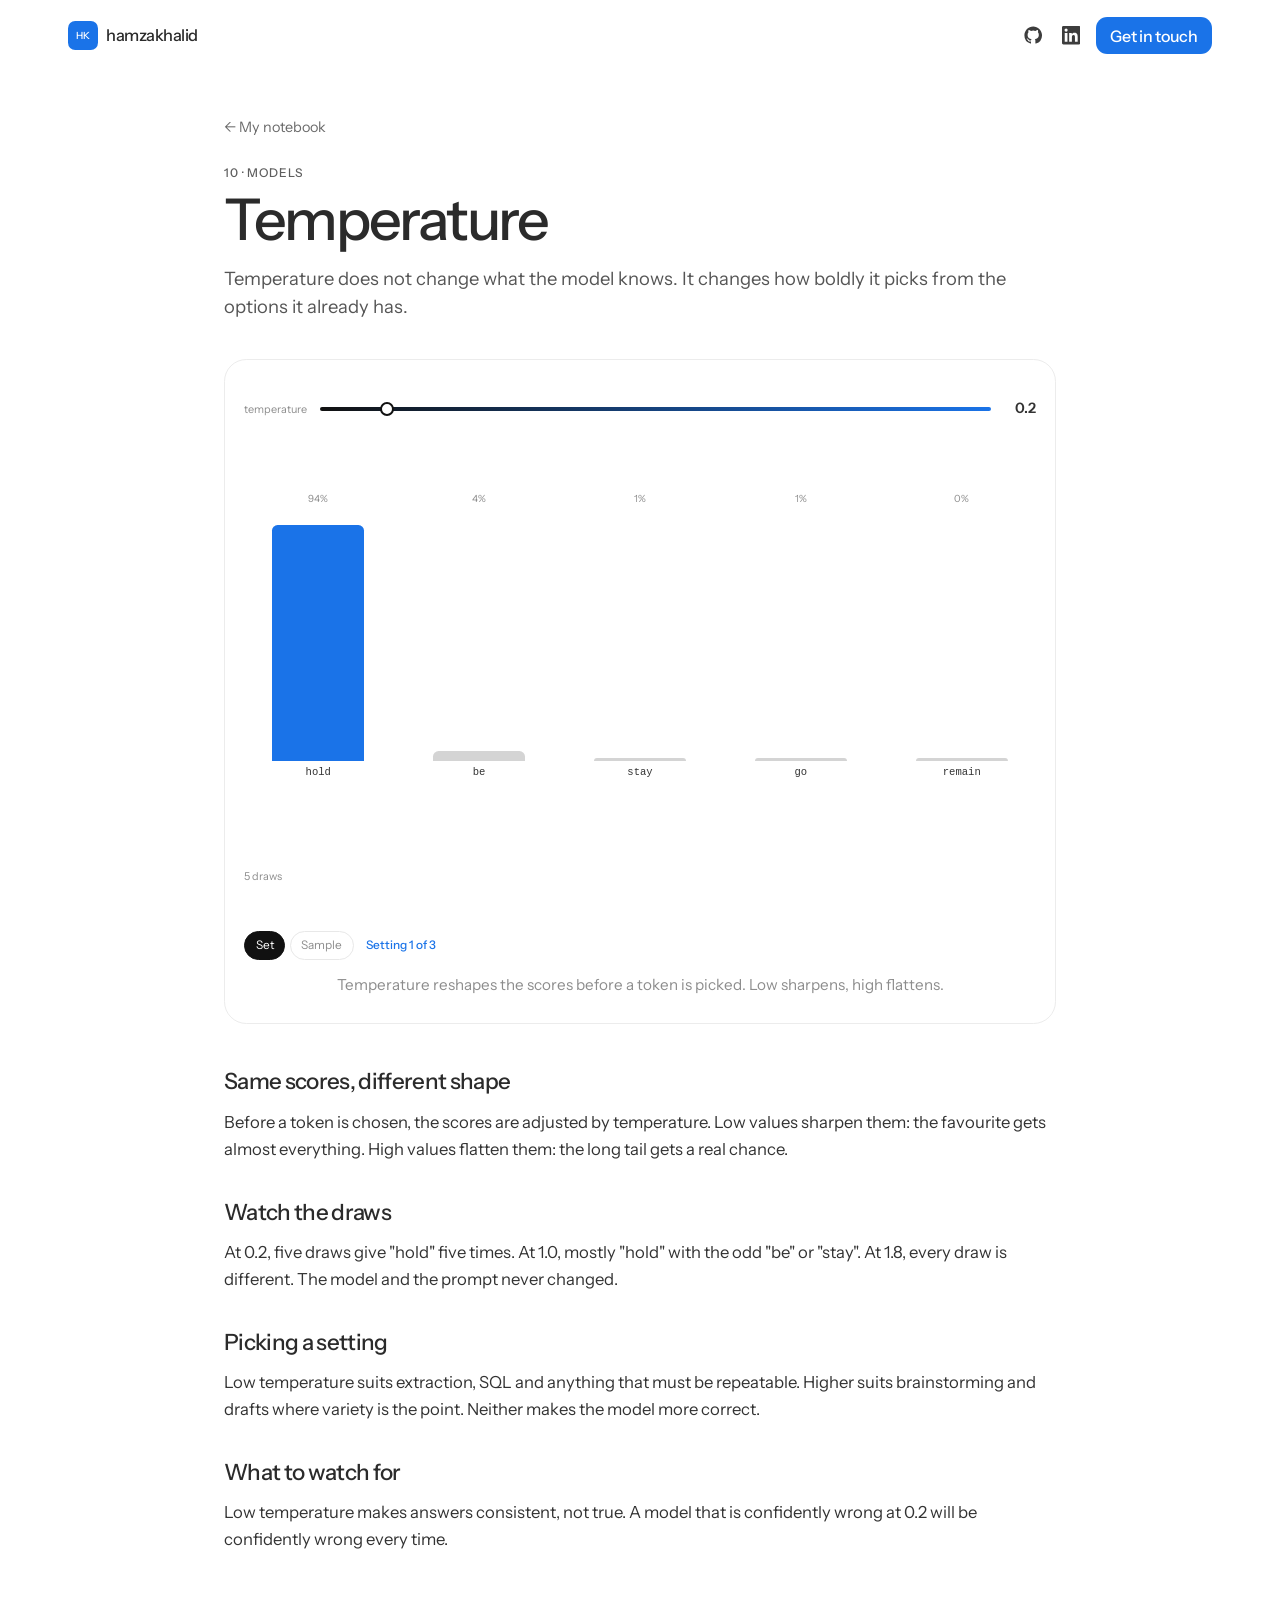
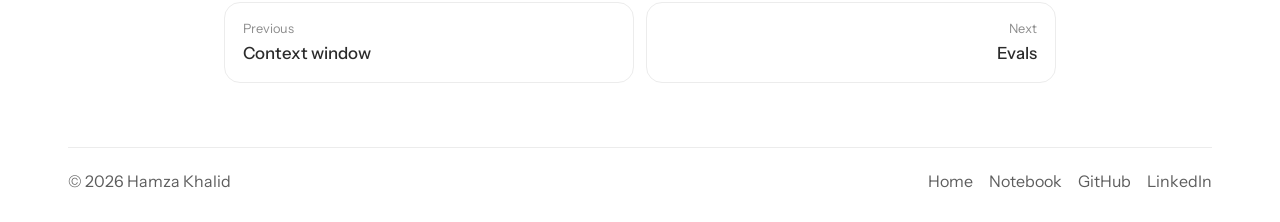
<file: notes/temperature.html>
<!DOCTYPE html>
<html lang="en">
  <head>
    <meta charset="utf-8" />
    <meta name="viewport" content="width=device-width, initial-scale=1" />
    <title>Temperature · My notebook · Hamza Khalid</title>
    <meta name="description" content="One setting reshapes the model&#x27;s next-token scores. Low temperature makes it repeat its top pick; high temperature spreads the choices out." />
    <link rel="canonical" href="https://hamzakhalid.me/notes/temperature.html" />
    <link rel="icon" href="../favicon.svg" type="image/svg+xml" />
    <link rel="preconnect" href="https://fonts.googleapis.com" />
    <link rel="preconnect" href="https://fonts.gstatic.com" crossorigin />
    <link
      href="https://fonts.googleapis.com/css2?family=Instrument+Sans:ital,wght@0,400..700;1,400..700&display=swap"
      rel="stylesheet"
    />
    <link rel="stylesheet" href="../styles.css" />
  </head>
  <body class="google-sans-body">
    <header class="nav">
      <a class="brand" href="../index.html">
        <span class="mark" aria-hidden="true">HK</span>
        hamzakhalid
      </a>
      <div class="nav-actions">
        <a class="nav-icon" href="https://github.com/hamza-khalidd" aria-label="GitHub">
          <svg viewBox="0 0 24 24" aria-hidden="true"><path fill="currentColor" d="M12 .5C5.65.5.5 5.65.5 12a11.5 11.5 0 0 0 7.86 10.92c.58.1.79-.25.79-.56v-2.17c-3.2.7-3.87-1.36-3.87-1.36-.53-1.34-1.28-1.7-1.28-1.7-1.05-.72.08-.7.08-.7 1.16.08 1.77 1.2 1.77 1.2 1.03 1.76 2.7 1.25 3.36.96.1-.75.4-1.25.73-1.54-2.55-.29-5.23-1.28-5.23-5.68 0-1.25.45-2.28 1.18-3.08-.12-.29-.51-1.46.11-3.04 0 0 .96-.31 3.15 1.17a10.9 10.9 0 0 1 5.74 0c2.19-1.48 3.15-1.17 3.15-1.17.62 1.58.23 2.75.11 3.04.74.8 1.18 1.83 1.18 3.08 0 4.41-2.69 5.39-5.25 5.67.41.36.78 1.06.78 2.14v3.17c0 .31.21.67.8.56A11.5 11.5 0 0 0 23.5 12C23.5 5.65 18.35.5 12 .5z"/></svg>
        </a>
        <a class="nav-icon" href="https://www.linkedin.com/in/hamzaakhalid/" aria-label="LinkedIn">
          <svg viewBox="0 0 24 24" aria-hidden="true"><path fill="currentColor" d="M20.45 20.45h-3.55v-5.57c0-1.33-.03-3.04-1.85-3.04-1.85 0-2.14 1.45-2.14 2.94v5.67H9.35V9h3.41v1.56h.05c.48-.9 1.64-1.85 3.37-1.85 3.6 0 4.27 2.37 4.27 5.46v6.28zM5.34 7.43a2.06 2.06 0 1 1 0-4.12 2.06 2.06 0 0 1 0 4.12zM7.12 20.45H3.56V9h3.56v11.45zM22.23 0H1.77C.79 0 0 .77 0 1.73v20.54C0 23.23.79 24 1.77 24h20.45C23.2 24 24 23.23 24 22.27V1.73C24 .77 23.2 0 22.23 0z"/></svg>
        </a>
        <a class="btn btn-orange" href="mailto:hamzakhalidd@outlook.com">Get in touch</a>
      </div>
    </header>

    <main class="note-page">
      <a class="note-back" href="../notebook.html">← My notebook</a>
      <header class="note-head">
        <p class="kicker">10 · Models</p>
        <h1>Temperature</h1>
        <p class="note-lede">Temperature does not change what the model knows. It changes how boldly it picks from the options it already has.</p>
      </header>

      <div class="note-stage" data-scene="temp">
        <div class="viz" aria-live="polite"></div>
        <div class="viz-foot">
          <div class="viz-phases"></div>
          <span class="viz-round"></span>
        </div>
        <p class="motion-caption"></p>
      </div>

      <article class="note-body">
        <section>
          <h2>Same scores, different shape</h2>
          <p>Before a token is chosen, the scores are adjusted by temperature. Low values sharpen them: the favourite gets almost everything. High values flatten them: the long tail gets a real chance.</p>
        </section>
        <section>
          <h2>Watch the draws</h2>
          <p>At 0.2, five draws give "hold" five times. At 1.0, mostly "hold" with the odd "be" or "stay". At 1.8, every draw is different. The model and the prompt never changed.</p>
        </section>
        <section>
          <h2>Picking a setting</h2>
          <p>Low temperature suits extraction, SQL and anything that must be repeatable. Higher suits brainstorming and drafts where variety is the point. Neither makes the model more correct.</p>
        </section>
        <section>
          <h2>What to watch for</h2>
          <p>Low temperature makes answers consistent, not true. A model that is confidently wrong at 0.2 will be confidently wrong every time.</p>
        </section>
      </article>

      <nav class="note-steps" aria-label="More notes">
        <a class="note-step" href="context-window.html"><span>Previous</span><strong>Context window</strong></a>
        <a class="note-step is-next" href="evals.html"><span>Next</span><strong>Evals</strong></a>
      </nav>
    </main>

    <footer class="footer note-footer">
      <p>© 2026 Hamza Khalid</p>
      <p>
        <a href="../index.html">Home</a>
        <a href="../notebook.html">Notebook</a>
        <a href="https://github.com/hamza-khalidd">GitHub</a>
        <a href="https://www.linkedin.com/in/hamzaakhalid/">LinkedIn</a>
      </p>
    </footer>
    <script src="../viz.js"></script>
  </body>
</html>
</file>
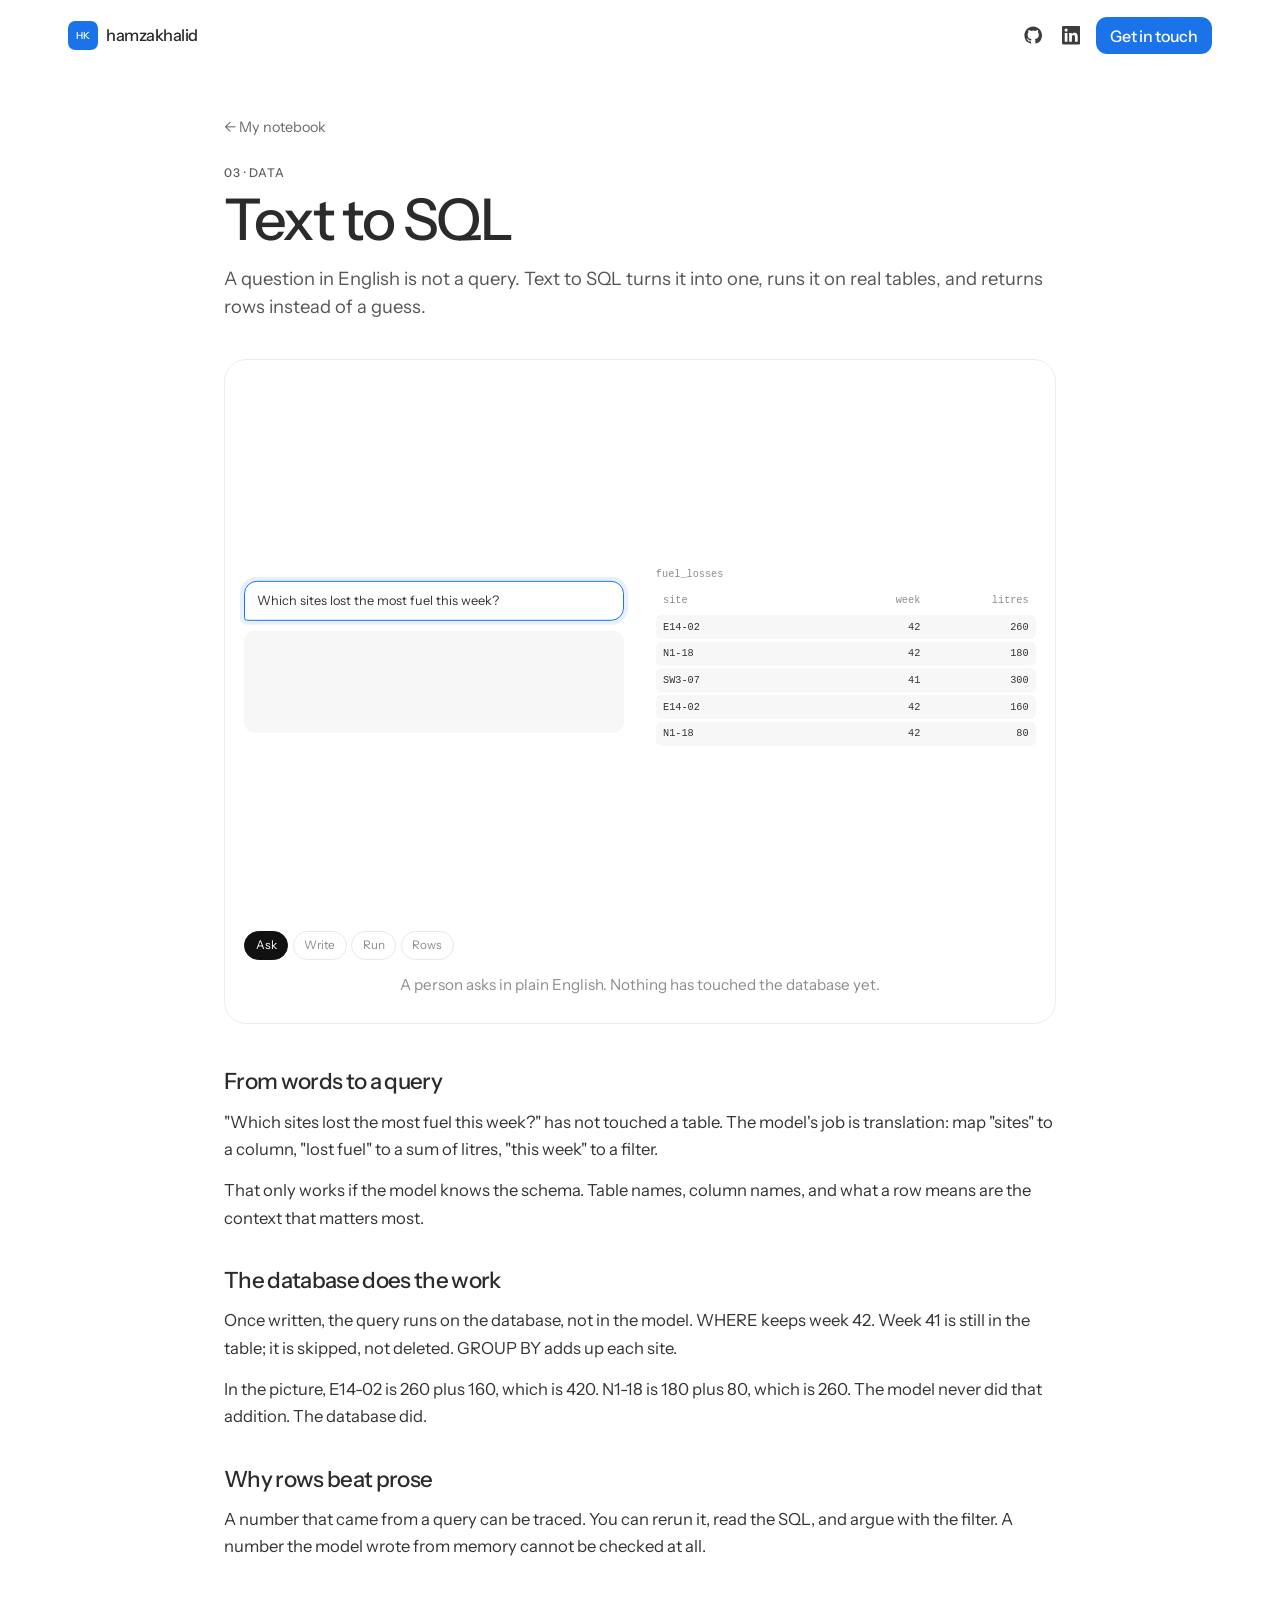
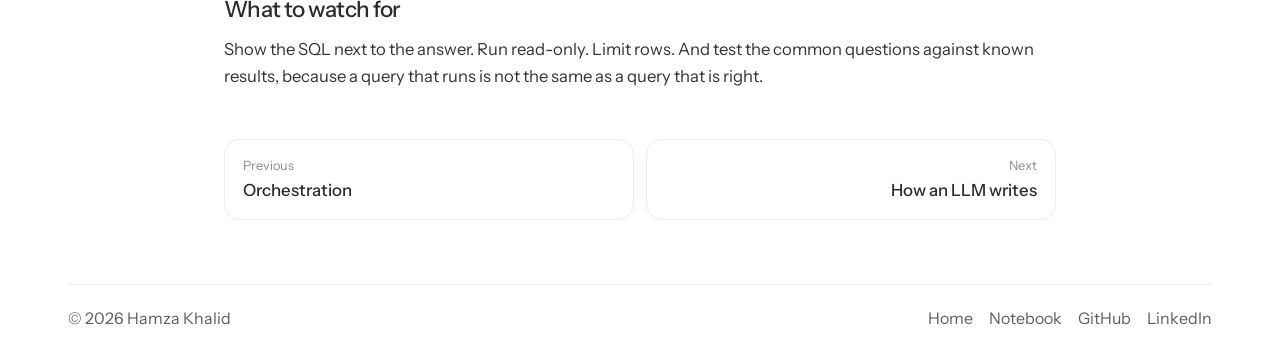
<file: notes/text-to-sql.html>
<!DOCTYPE html>
<html lang="en">
  <head>
    <meta charset="utf-8" />
    <meta name="viewport" content="width=device-width, initial-scale=1" />
    <title>Text to SQL · My notebook · Hamza Khalid</title>
    <meta name="description" content="A plain question becomes a query against a real table. The database runs it, and the answer is rows you can check, not a guess." />
    <link rel="canonical" href="https://hamzakhalid.me/notes/text-to-sql.html" />
    <link rel="icon" href="../favicon.svg" type="image/svg+xml" />
    <link rel="preconnect" href="https://fonts.googleapis.com" />
    <link rel="preconnect" href="https://fonts.gstatic.com" crossorigin />
    <link
      href="https://fonts.googleapis.com/css2?family=Instrument+Sans:ital,wght@0,400..700;1,400..700&display=swap"
      rel="stylesheet"
    />
    <link rel="stylesheet" href="../styles.css" />
  </head>
  <body class="google-sans-body">
    <header class="nav">
      <a class="brand" href="../index.html">
        <span class="mark" aria-hidden="true">HK</span>
        hamzakhalid
      </a>
      <div class="nav-actions">
        <a class="nav-icon" href="https://github.com/hamza-khalidd" aria-label="GitHub">
          <svg viewBox="0 0 24 24" aria-hidden="true"><path fill="currentColor" d="M12 .5C5.65.5.5 5.65.5 12a11.5 11.5 0 0 0 7.86 10.92c.58.1.79-.25.79-.56v-2.17c-3.2.7-3.87-1.36-3.87-1.36-.53-1.34-1.28-1.7-1.28-1.7-1.05-.72.08-.7.08-.7 1.16.08 1.77 1.2 1.77 1.2 1.03 1.76 2.7 1.25 3.36.96.1-.75.4-1.25.73-1.54-2.55-.29-5.23-1.28-5.23-5.68 0-1.25.45-2.28 1.18-3.08-.12-.29-.51-1.46.11-3.04 0 0 .96-.31 3.15 1.17a10.9 10.9 0 0 1 5.74 0c2.19-1.48 3.15-1.17 3.15-1.17.62 1.58.23 2.75.11 3.04.74.8 1.18 1.83 1.18 3.08 0 4.41-2.69 5.39-5.25 5.67.41.36.78 1.06.78 2.14v3.17c0 .31.21.67.8.56A11.5 11.5 0 0 0 23.5 12C23.5 5.65 18.35.5 12 .5z"/></svg>
        </a>
        <a class="nav-icon" href="https://www.linkedin.com/in/hamzaakhalid/" aria-label="LinkedIn">
          <svg viewBox="0 0 24 24" aria-hidden="true"><path fill="currentColor" d="M20.45 20.45h-3.55v-5.57c0-1.33-.03-3.04-1.85-3.04-1.85 0-2.14 1.45-2.14 2.94v5.67H9.35V9h3.41v1.56h.05c.48-.9 1.64-1.85 3.37-1.85 3.6 0 4.27 2.37 4.27 5.46v6.28zM5.34 7.43a2.06 2.06 0 1 1 0-4.12 2.06 2.06 0 0 1 0 4.12zM7.12 20.45H3.56V9h3.56v11.45zM22.23 0H1.77C.79 0 0 .77 0 1.73v20.54C0 23.23.79 24 1.77 24h20.45C23.2 24 24 23.23 24 22.27V1.73C24 .77 23.2 0 22.23 0z"/></svg>
        </a>
        <a class="btn btn-orange" href="mailto:hamzakhalidd@outlook.com">Get in touch</a>
      </div>
    </header>

    <main class="note-page">
      <a class="note-back" href="../notebook.html">← My notebook</a>
      <header class="note-head">
        <p class="kicker">03 · Data</p>
        <h1>Text to SQL</h1>
        <p class="note-lede">A question in English is not a query. Text to SQL turns it into one, runs it on real tables, and returns rows instead of a guess.</p>
      </header>

      <div class="note-stage" data-scene="sql">
        <div class="viz" aria-live="polite"></div>
        <div class="viz-foot">
          <div class="viz-phases"></div>
          <span class="viz-round"></span>
        </div>
        <p class="motion-caption"></p>
      </div>

      <article class="note-body">
        <section>
          <h2>From words to a query</h2>
          <p>"Which sites lost the most fuel this week?" has not touched a table. The model's job is translation: map "sites" to a column, "lost fuel" to a sum of litres, "this week" to a filter.</p>
          <p>That only works if the model knows the schema. Table names, column names, and what a row means are the context that matters most.</p>
        </section>
        <section>
          <h2>The database does the work</h2>
          <p>Once written, the query runs on the database, not in the model. WHERE keeps week 42. Week 41 is still in the table; it is skipped, not deleted. GROUP BY adds up each site.</p>
          <p>In the picture, E14-02 is 260 plus 160, which is 420. N1-18 is 180 plus 80, which is 260. The model never did that addition. The database did.</p>
        </section>
        <section>
          <h2>Why rows beat prose</h2>
          <p>A number that came from a query can be traced. You can rerun it, read the SQL, and argue with the filter. A number the model wrote from memory cannot be checked at all.</p>
        </section>
        <section>
          <h2>What to watch for</h2>
          <p>Show the SQL next to the answer. Run read-only. Limit rows. And test the common questions against known results, because a query that runs is not the same as a query that is right.</p>
        </section>
      </article>

      <nav class="note-steps" aria-label="More notes">
        <a class="note-step" href="orchestration.html"><span>Previous</span><strong>Orchestration</strong></a>
        <a class="note-step is-next" href="how-an-llm-writes.html"><span>Next</span><strong>How an LLM writes</strong></a>
      </nav>
    </main>

    <footer class="footer note-footer">
      <p>© 2026 Hamza Khalid</p>
      <p>
        <a href="../index.html">Home</a>
        <a href="../notebook.html">Notebook</a>
        <a href="https://github.com/hamza-khalidd">GitHub</a>
        <a href="https://www.linkedin.com/in/hamzaakhalid/">LinkedIn</a>
      </p>
    </footer>
    <script src="../viz.js"></script>
  </body>
</html>
</file>
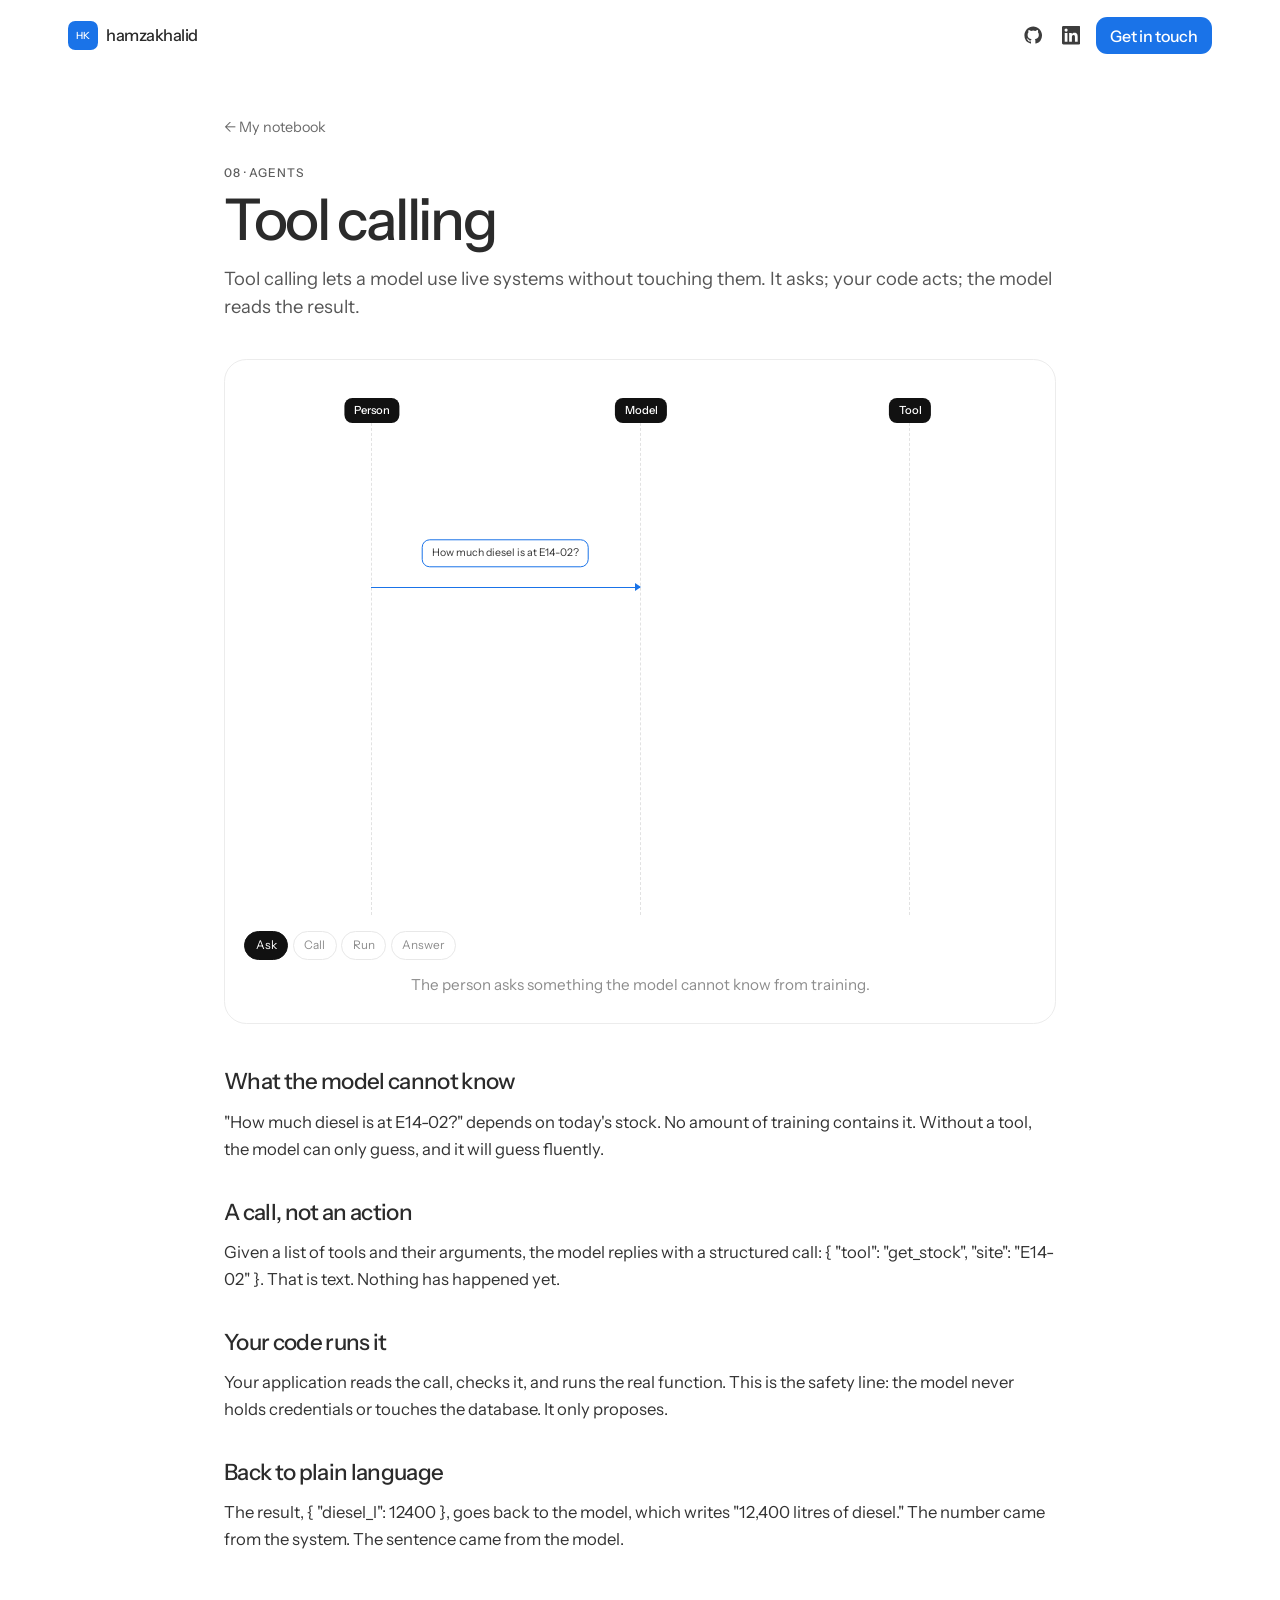
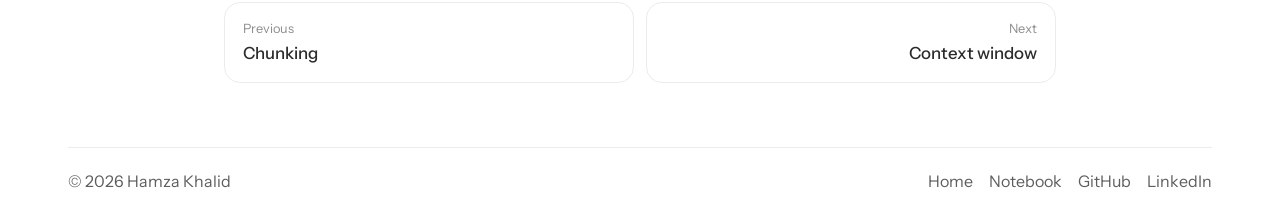
<file: notes/tool-calling.html>
<!DOCTYPE html>
<html lang="en">
  <head>
    <meta charset="utf-8" />
    <meta name="viewport" content="width=device-width, initial-scale=1" />
    <title>Tool calling · My notebook · Hamza Khalid</title>
    <meta name="description" content="The model does not run anything. It writes a structured request, your code executes it, and the result comes back for the model to explain." />
    <link rel="canonical" href="https://hamzakhalid.me/notes/tool-calling.html" />
    <link rel="icon" href="../favicon.svg" type="image/svg+xml" />
    <link rel="preconnect" href="https://fonts.googleapis.com" />
    <link rel="preconnect" href="https://fonts.gstatic.com" crossorigin />
    <link
      href="https://fonts.googleapis.com/css2?family=Instrument+Sans:ital,wght@0,400..700;1,400..700&display=swap"
      rel="stylesheet"
    />
    <link rel="stylesheet" href="../styles.css" />
  </head>
  <body class="google-sans-body">
    <header class="nav">
      <a class="brand" href="../index.html">
        <span class="mark" aria-hidden="true">HK</span>
        hamzakhalid
      </a>
      <div class="nav-actions">
        <a class="nav-icon" href="https://github.com/hamza-khalidd" aria-label="GitHub">
          <svg viewBox="0 0 24 24" aria-hidden="true"><path fill="currentColor" d="M12 .5C5.65.5.5 5.65.5 12a11.5 11.5 0 0 0 7.86 10.92c.58.1.79-.25.79-.56v-2.17c-3.2.7-3.87-1.36-3.87-1.36-.53-1.34-1.28-1.7-1.28-1.7-1.05-.72.08-.7.08-.7 1.16.08 1.77 1.2 1.77 1.2 1.03 1.76 2.7 1.25 3.36.96.1-.75.4-1.25.73-1.54-2.55-.29-5.23-1.28-5.23-5.68 0-1.25.45-2.28 1.18-3.08-.12-.29-.51-1.46.11-3.04 0 0 .96-.31 3.15 1.17a10.9 10.9 0 0 1 5.74 0c2.19-1.48 3.15-1.17 3.15-1.17.62 1.58.23 2.75.11 3.04.74.8 1.18 1.83 1.18 3.08 0 4.41-2.69 5.39-5.25 5.67.41.36.78 1.06.78 2.14v3.17c0 .31.21.67.8.56A11.5 11.5 0 0 0 23.5 12C23.5 5.65 18.35.5 12 .5z"/></svg>
        </a>
        <a class="nav-icon" href="https://www.linkedin.com/in/hamzaakhalid/" aria-label="LinkedIn">
          <svg viewBox="0 0 24 24" aria-hidden="true"><path fill="currentColor" d="M20.45 20.45h-3.55v-5.57c0-1.33-.03-3.04-1.85-3.04-1.85 0-2.14 1.45-2.14 2.94v5.67H9.35V9h3.41v1.56h.05c.48-.9 1.64-1.85 3.37-1.85 3.6 0 4.27 2.37 4.27 5.46v6.28zM5.34 7.43a2.06 2.06 0 1 1 0-4.12 2.06 2.06 0 0 1 0 4.12zM7.12 20.45H3.56V9h3.56v11.45zM22.23 0H1.77C.79 0 0 .77 0 1.73v20.54C0 23.23.79 24 1.77 24h20.45C23.2 24 24 23.23 24 22.27V1.73C24 .77 23.2 0 22.23 0z"/></svg>
        </a>
        <a class="btn btn-orange" href="mailto:hamzakhalidd@outlook.com">Get in touch</a>
      </div>
    </header>

    <main class="note-page">
      <a class="note-back" href="../notebook.html">← My notebook</a>
      <header class="note-head">
        <p class="kicker">08 · Agents</p>
        <h1>Tool calling</h1>
        <p class="note-lede">Tool calling lets a model use live systems without touching them. It asks; your code acts; the model reads the result.</p>
      </header>

      <div class="note-stage" data-scene="tool">
        <div class="viz" aria-live="polite"></div>
        <div class="viz-foot">
          <div class="viz-phases"></div>
          <span class="viz-round"></span>
        </div>
        <p class="motion-caption"></p>
      </div>

      <article class="note-body">
        <section>
          <h2>What the model cannot know</h2>
          <p>"How much diesel is at E14-02?" depends on today's stock. No amount of training contains it. Without a tool, the model can only guess, and it will guess fluently.</p>
        </section>
        <section>
          <h2>A call, not an action</h2>
          <p>Given a list of tools and their arguments, the model replies with a structured call: { "tool": "get_stock", "site": "E14-02" }. That is text. Nothing has happened yet.</p>
        </section>
        <section>
          <h2>Your code runs it</h2>
          <p>Your application reads the call, checks it, and runs the real function. This is the safety line: the model never holds credentials or touches the database. It only proposes.</p>
        </section>
        <section>
          <h2>Back to plain language</h2>
          <p>The result, { "diesel_l": 12400 }, goes back to the model, which writes "12,400 litres of diesel." The number came from the system. The sentence came from the model.</p>
        </section>
      </article>

      <nav class="note-steps" aria-label="More notes">
        <a class="note-step" href="chunking.html"><span>Previous</span><strong>Chunking</strong></a>
        <a class="note-step is-next" href="context-window.html"><span>Next</span><strong>Context window</strong></a>
      </nav>
    </main>

    <footer class="footer note-footer">
      <p>© 2026 Hamza Khalid</p>
      <p>
        <a href="../index.html">Home</a>
        <a href="../notebook.html">Notebook</a>
        <a href="https://github.com/hamza-khalidd">GitHub</a>
        <a href="https://www.linkedin.com/in/hamzaakhalid/">LinkedIn</a>
      </p>
    </footer>
    <script src="../viz.js"></script>
  </body>
</html>
</file>
<file: styles.css>
:root {
  --ink: #111111;
  --muted: #5e5e5e;
  --line: #ececec;
  --soft: #f5f5f5;
  --nav-h: 4.5rem;
  --gutter: 4.25rem;
}

* {
  box-sizing: border-box;
}

html {
  scroll-behavior: smooth;
  font-family: "Instrument Sans", sans-serif;
}

button,
input,
textarea,
select,
pre,
code {
  font-family: inherit;
}

.google-sans-body {
  font-family: "Instrument Sans", sans-serif;
  font-weight: 400;
  font-style: normal;
}

body {
  margin: 0;
  background: #fff;
  color: #2b2b2b;
  font-family: "Instrument Sans", sans-serif;
  font-style: normal;
  font-size: 16px;
  line-height: 1.5;
}

a {
  color: inherit;
  text-decoration: none;
}

.nav {
  position: sticky;
  top: 0;
  z-index: 20;
  height: var(--nav-h);
  display: flex;
  align-items: center;
  justify-content: space-between;
  padding: 0 var(--gutter);
  background: rgba(255, 255, 255, 0.92);
  backdrop-filter: blur(12px);
  border-bottom: 1px solid transparent;
}

.brand {
  display: inline-flex;
  align-items: center;
  gap: 0.55rem;
  justify-self: start;
  font-weight: 500;
  letter-spacing: -0.03em;
  font-size: 1.02rem;
}

.mark {
  width: 1.85rem;
  height: 1.85rem;
  display: grid;
  place-items: center;
  border-radius: 0.45rem;
  background: #1a73e8;
  color: #fff;
  font-size: 0.62rem;
  font-weight: 500;
  letter-spacing: -0.03em;
}

.nav-links,
.nav-actions {
  display: flex;
  align-items: center;
  gap: 1.35rem;
}

.nav-links {
  font-size: 0.98rem;
  font-weight: 500;
  color: #3a3a3a;
}

.nav-actions {
  margin-left: auto;
  gap: 0.7rem;
}

.nav-icon {
  display: grid;
  place-items: center;
  width: 1.7rem;
  height: 1.7rem;
  color: #3d3d3d;
}

.nav-icon svg {
  width: 1.15rem;
  height: 1.15rem;
}

.nav-quiet {
  font-size: 0.95rem;
  font-weight: 500;
}

.nav a:hover,
.footer a:hover,
.card-links a:hover {
  opacity: 0.65;
}

.btn {
  display: inline-flex;
  align-items: center;
  justify-content: center;
  min-height: 2.4rem;
  padding: 0.4rem 0.95rem;
  border-radius: 999px;
  font-weight: 500;
  letter-spacing: -0.02em;
  white-space: nowrap;
}

.btn:hover {
  opacity: 1;
}

.btn-orange {
  background: #1a73e8;
  color: #fff;
  border-radius: 0.7rem;
  min-height: 2.35rem;
  padding: 0.4rem 0.9rem;
  font-weight: 500;
}

.btn-orange:hover {
  background: #1558c7;
}

.btn-black {
  background: #111;
  color: #fff;
}

.btn-black:hover {
  background: #2a2a2a;
}

.btn-outline {
  background: #fff;
  box-shadow: inset 0 0 0 1px #e4e4e4;
}

.btn-outline:hover {
  background: var(--soft);
}

.hero {
  padding: 6.5rem var(--gutter) 5.5rem;
  text-align: center;
  background: #fff;
}

.pill {
  display: inline-flex;
  align-items: center;
  gap: 0.4rem;
  padding: 0.28rem 0.7rem;
  border-radius: 999px;
  background: #f3f7f4;
  color: #1d6b45;
  font-size: 0.78rem;
  font-weight: 500;
  letter-spacing: 0.01em;
}

.hero h1 {
  max-width: none;
  margin: 0 auto;
  color: #2c2c2c;
  font-size: clamp(2.15rem, 3.5vw, 3.35rem);
  font-weight: 500;
  line-height: 1.12;
  letter-spacing: -0.04em;
}

.hero h1 span {
  display: block;
  white-space: nowrap;
}

.lede {
  max-width: 34rem;
  margin: 1.35rem auto 0;
  color: #5c5c5c;
  font-size: 1.02rem;
  line-height: 1.55;
}

.hero-social {
  display: flex;
  justify-content: center;
  align-items: center;
  gap: 1.15rem;
  margin-top: 1.7rem;
  color: #4a4a4a;
}

.hero-social a {
  display: grid;
  place-items: center;
  width: 1.6rem;
  height: 1.6rem;
}

.hero-social svg {
  width: 1.2rem;
  height: 1.2rem;
  fill: currentColor;
}

.hero-social .icon-line {
  fill: none;
  stroke: currentColor;
  stroke-width: 1.6;
  stroke-linecap: round;
  stroke-linejoin: round;
}

.hero-social a:hover {
  opacity: 0.6;
}

.composer {
  width: 100%;
  margin: 1.8rem auto 0;
  padding: 1rem 1rem 0.85rem;
  text-align: left;
  background: #fff;
  border-radius: 1.6rem;
  box-shadow: 0 18px 50px rgba(17, 17, 17, 0.1), inset 0 0 0 1px #f0f0f0;
}

.composer > p {
  margin: 0.15rem 0.35rem 0.85rem;
  color: #3a3a3a;
}

.composer-bar {
  display: flex;
  align-items: center;
  justify-content: space-between;
  gap: 0.75rem;
}

.chips {
  display: flex;
  flex-wrap: wrap;
  gap: 0.4rem;
  margin: 0;
  padding: 0;
  list-style: none;
}

.chips li {
  padding: 0.28rem 0.6rem;
  border-radius: 999px;
  background: var(--soft);
  color: #333;
  font-size: 0.8rem;
  font-weight: 500;
}

.stage {
  width: 100%;
  margin: 3.5rem auto 0;
  padding: 1.25rem;
  display: grid;
  grid-template-columns: repeat(3, minmax(0, 1fr));
  gap: 0.9rem;
  background: linear-gradient(#fafafa, #f3f3f3);
  border: 1px solid #f0f0f0;
  border-bottom: 0;
  border-radius: 1.8rem 1.8rem 0 0;
}

.stage article {
  padding: 1.25rem 1.2rem 1.15rem;
  text-align: left;
  background: #fff;
  border-radius: 1.2rem;
  box-shadow: 0 10px 30px rgba(17, 17, 17, 0.05);
}

.stage p,
.kicker,
.card-meta {
  margin: 0 0 0.45rem;
  color: var(--muted);
  font-size: 0.75rem;
  font-weight: 500;
  letter-spacing: 0.08em;
  text-transform: uppercase;
}

.stage h2,
.section h2,
.card h3,
.note-card h3,
.post h2,
.blogs-intro h1 {
  margin: 0;
  letter-spacing: -0.04em;
  line-height: 1.08;
}

.stage h2 {
  font-size: 1.35rem;
}

.stage strong {
  display: block;
  margin-top: 1.1rem;
  font-size: 1.8rem;
  letter-spacing: -0.04em;
}

.stage span {
  color: var(--muted);
  font-size: 0.92rem;
}

.section {
  width: calc(100% - (var(--gutter) * 2));
  margin: 0 auto;
  padding: 4.5rem 0;
}

.section-head {
  max-width: 36rem;
  margin-bottom: 1.6rem;
}

.section h2 {
  font-size: clamp(2.1rem, 4vw, 3.1rem);
  font-weight: 500;
  letter-spacing: -0.03em;
}

.cards {
  display: grid;
  grid-template-columns: repeat(3, minmax(0, 1fr));
  gap: 0.9rem;
}

.card,
.note-card,
.post {
  padding: 1.3rem 1.2rem 1.15rem;
  background: #fff;
  border-radius: 1.25rem;
  box-shadow: inset 0 0 0 1px var(--line);
}

.card h3,
.note-card h3 {
  margin-bottom: 0.55rem;
  font-size: 1.35rem;
}

.card p,
.note-card p:last-child,
.post p {
  margin: 0;
  color: #333;
}

.card .card-links {
  display: flex;
  gap: 0.55rem;
  margin-top: 1.15rem;
}

.card-links a {
  padding: 0.35rem 0.7rem;
  border-radius: 999px;
  background: var(--soft);
  font-size: 0.85rem;
  font-weight: 500;
}

.card-links a:hover {
  background: #111;
  color: #fff;
  opacity: 1;
}

.section-notes {
  padding-top: 0.5rem;
}

.worth-grid {
  display: grid;
  grid-template-columns: minmax(16rem, 0.86fr) minmax(0, 1.14fr);
  gap: 2.4rem;
  align-items: stretch;
}

.worth-list {
  container-type: inline-size;
}

.worth-list h2 {
  margin-bottom: 1.2rem;
  font-size: clamp(1.45rem, 7.4cqi, 2.65rem);
}

.worth-items {
  display: flex;
  flex-direction: column;
  gap: 0.35rem;
  border-right: 1px solid #ececec;
  padding-right: 1.6rem;
}

.worth-entry {
  border: 1px solid transparent;
  border-radius: 1rem;
  transition: background 0.4s ease, border-color 0.4s ease, box-shadow 0.4s ease;
}

.worth-entry:has(.worth-item[aria-selected="true"]) {
  background: #fff;
  border-color: #e7e7e7;
  box-shadow: 0 10px 28px rgba(17, 17, 17, 0.05);
}

.worth-item {
  display: block;
  width: 100%;
  padding: 0.85rem 0.95rem 0.15rem;
  text-align: left;
  color: inherit;
  font: inherit;
  background: transparent;
  border: 0;
  border-radius: 1rem;
  cursor: pointer;
}

.worth-item strong {
  display: block;
  font-size: 1.2rem;
  font-weight: 500;
  letter-spacing: -0.03em;
}

.worth-item span {
  display: block;
  margin-top: 0.35rem;
  color: #6a6a6a;
  font-size: 0.95rem;
  line-height: 1.45;
}

.worth-more,
.worth-notes {
  color: #111;
  font-size: 0.92rem;
  font-weight: 500;
  text-decoration: none;
}

.worth-more {
  display: inline-block;
  margin: 0.45rem 0.95rem 0.8rem;
}

.worth-more:hover {
  color: #1a73e8;
}

.worth-notes {
  display: inline-block;
  margin-top: 0.95rem;
  padding: 0.32rem 0.6rem;
  border: 1px solid #e4e4e4;
  border-radius: 0.35rem;
  font-size: 0.82rem;
  line-height: 1.2;
}

.arrow-ne {
  display: inline-block;
  width: 0.72em;
  height: 0.72em;
  margin-left: 0.18rem;
  vertical-align: -0.02em;
  fill: none;
  stroke: currentColor;
  stroke-width: 2.25;
  stroke-linecap: round;
  stroke-linejoin: round;
}

.worth-notes:hover {
  border-color: #111;
}

.worth-stage {
  display: flex;
  flex-direction: column;
  justify-content: center;
  align-items: center;
  align-self: center;
  height: auto;
  margin: 5.6rem 2.75rem 1.75rem 0;
  padding: 5.4rem 1.15rem 1.15rem;
  border-radius: 1.6rem;
  background: #fff;
}

.viz {
  position: relative;
  width: min(100%, 460px);
  aspect-ratio: 46 / 30;
  color: #333;
  font-size: 0.78rem;
}

.viz.is-in {
  animation: viz-in 0.45s ease both;
}

@keyframes viz-in {
  from { opacity: 0; transform: translateY(8px); }
  to { opacity: 1; transform: none; }
}

@keyframes viz-spin {
  to { transform: rotate(360deg); }
}

@keyframes viz-flow {
  to { stroke-dashoffset: -12; }
}

@keyframes viz-pop {
  0% { transform: scale(0.6); opacity: 0; }
  60% { transform: scale(1.08); opacity: 1; }
  100% { transform: scale(1); }
}

.viz-foot {
  display: flex;
  align-items: center;
  gap: 0.75rem;
  margin-top: 1rem;
}

.viz-phases {
  display: flex;
  gap: 0.3rem;
}

.viz-pill {
  padding: 0.3rem 0.65rem;
  border: 1px solid #e8e8e8;
  border-radius: 999px;
  background: #fff;
  color: #8d8d8d;
  font: inherit;
  font-size: 0.74rem;
  cursor: pointer;
  transition: background 0.3s ease, color 0.3s ease, border-color 0.3s ease;
}

.viz-pill.is-past {
  color: #333;
}

.viz-pill.is-hot {
  border-color: #111;
  background: #111;
  color: #fff;
}

.viz-round {
  color: #1a73e8;
  font-size: 0.74rem;
  font-weight: 500;
}

/* Agentic loop */

.lp-ring {
  position: absolute;
  left: 0;
  top: 50%;
  width: 46%;
  aspect-ratio: 1;
  transform: translateY(-50%);
}

.lp-ring svg {
  position: absolute;
  inset: 0;
  width: 100%;
  height: 100%;
}

.lp-track,
.lp-flow {
  fill: none;
  stroke-width: 0.8;
}

.lp-track {
  stroke: #ececec;
}

.lp-flow {
  stroke: #1a73e8;
  stroke-dasharray: 1.5 4.5;
  opacity: 0.55;
  animation: viz-flow 1.4s linear infinite;
}

.lp-arm {
  position: absolute;
  inset: 0;
  transition: transform 0.9s cubic-bezier(0.65, 0, 0.35, 1);
}

.lp-dot {
  position: absolute;
  left: 50%;
  top: 16%;
  width: 11px;
  height: 11px;
  border-radius: 50%;
  background: #1a73e8;
  box-shadow: 0 0 0 4px rgba(26, 115, 232, 0.16);
  transform: translate(-50%, -50%);
}

.lp-node {
  position: absolute;
  z-index: 1;
  padding: 0.3rem 0.6rem;
  border: 1px solid #e6e6e6;
  border-radius: 0.6rem;
  background: #fff;
  font-weight: 500;
  transform: translate(-50%, -50%);
  transition: background 0.3s ease, color 0.3s ease, border-color 0.3s ease;
}

.lp-node.is-hot {
  border-color: #111;
  background: #111;
  color: #fff;
}

.lp-mid {
  position: absolute;
  left: 50%;
  top: 50%;
  display: grid;
  justify-items: center;
  color: #8d8d8d;
  font-size: 0.68rem;
  transform: translate(-50%, -50%);
}

.lp-mid strong {
  color: #111;
  font-size: 1.6rem;
  font-weight: 500;
  line-height: 1;
}

.lp-card {
  position: absolute;
  right: 0;
  top: 50%;
  display: grid;
  gap: 0.45rem;
  width: 48%;
  padding: 0.95rem;
  border: 1px solid #ececec;
  border-radius: 0.9rem;
  background: #fff;
  transform: translateY(-50%);
  transition: border-color 0.4s ease, box-shadow 0.4s ease;
}

.lp-card.is-goal {
  border-color: #1a73e8;
  box-shadow: 0 0 0 4px rgba(26, 115, 232, 0.1);
}

.lp-card.is-met {
  border-color: #111;
}

.lp-kicker {
  color: #1a73e8;
  font-size: 0.66rem;
  font-weight: 500;
  letter-spacing: 0.06em;
  text-transform: uppercase;
}

.lp-card strong {
  font-size: 0.92rem;
  font-weight: 500;
}

.lp-list {
  display: grid;
  gap: 0.35rem;
  margin: 0.2rem 0 0;
  padding: 0;
  list-style: none;
}

.lp-list li {
  display: flex;
  align-items: center;
  gap: 0.5rem;
  padding: 0.3rem 0.4rem;
  border-radius: 0.45rem;
  color: #8d8d8d;
  transition: background 0.3s ease, color 0.3s ease;
}

.lp-list li.is-next {
  background: #eef4fc;
  color: #111;
}

.lp-list li.is-done {
  color: #111;
}

.lp-box {
  position: relative;
  flex: none;
  width: 13px;
  height: 13px;
  border: 1.5px solid #d6d6d6;
  border-radius: 4px;
  transition: background 0.3s ease, border-color 0.3s ease;
}

.lp-list li.is-run .lp-box {
  border-color: #eee;
  border-top-color: #1a73e8;
  border-radius: 50%;
  animation: viz-spin 0.8s linear infinite;
}

.lp-list li.is-done .lp-box {
  border-color: #111;
  background: #111;
  animation: viz-pop 0.4s ease;
}

.lp-list li.is-done .lp-box::after {
  position: absolute;
  left: 3.5px;
  top: 0.5px;
  width: 3px;
  height: 6px;
  border: solid #fff;
  border-width: 0 1.5px 1.5px 0;
  transform: rotate(45deg);
  content: "";
}

.lp-bar {
  height: 4px;
  margin-top: 0.2rem;
  border-radius: 999px;
  background: #f1f1f1;
  overflow: hidden;
}

.lp-bar i {
  display: block;
  width: 0;
  height: 100%;
  background: #1a73e8;
  transition: width 0.6s ease;
}

.lp-status {
  color: #8d8d8d;
  font-size: 0.7rem;
}

.lp-card.is-met .lp-status {
  color: #111;
  font-weight: 500;
}

/* Orchestration */

.or-lines {
  position: absolute;
  inset: 0;
  width: 100%;
  height: 100%;
}

.or-lines line {
  stroke: #e4e4e4;
  stroke-width: 1.5;
  transition: stroke 0.3s ease;
}

.or-lines line.is-on {
  stroke: #1a73e8;
  stroke-dasharray: 4 4;
  opacity: 0.6;
}

.or-lines line.is-down {
  animation: viz-flow 0.6s linear infinite reverse;
}

.or-lines line.is-up {
  animation: viz-flow 0.6s linear infinite;
}

.or-hub,
.or-worker,
.or-chip,
.or-packet {
  position: absolute;
  transform: translate(-50%, -50%);
}

.or-hub {
  z-index: 1;
  display: grid;
  justify-items: center;
  padding: 0.55rem 0.9rem;
  border-radius: 0.8rem;
  background: #111;
  color: #fff;
}

.or-hub strong {
  font-size: 0.82rem;
  font-weight: 500;
}

.or-hub span {
  color: #a8a8a8;
  font-size: 0.66rem;
}

.or-hub.is-busy {
  box-shadow: 0 0 0 5px rgba(26, 115, 232, 0.22);
}

.or-chip {
  z-index: 2;
  padding: 0.3rem 0.6rem;
  border: 1px solid #e6e6e6;
  border-radius: 999px;
  background: #fff;
  font-size: 0.68rem;
  white-space: nowrap;
  opacity: 0;
  transition: opacity 0.45s ease, transform 0.6s ease;
}

.or-brief {
  transform: translate(calc(-50% - 18px), -50%);
}

.or-brief.is-in {
  opacity: 1;
  transform: translate(-50%, -50%);
}

.or-answer {
  border-color: #1a73e8;
  color: #1557b0;
  transform: translate(calc(-50% - 18px), -50%);
}

.or-answer.is-in {
  opacity: 1;
  transform: translate(-50%, -50%);
}

.or-worker {
  z-index: 1;
  display: grid;
  justify-items: center;
  gap: 0.1rem;
  min-width: 5.6rem;
  padding: 0.5rem 0.6rem;
  border: 1px solid #ececec;
  border-radius: 0.8rem;
  background: #fff;
  color: #8d8d8d;
  transition: border-color 0.3s ease, color 0.3s ease;
}

.or-worker strong {
  font-size: 0.8rem;
  font-weight: 500;
}

.or-worker.is-tasked {
  color: #111;
}

.or-worker.is-done {
  border-color: #111;
}

.or-sub {
  color: #8d8d8d;
  font-size: 0.66rem;
}

.or-state {
  position: absolute;
  top: -6px;
  right: -6px;
  width: 14px;
  height: 14px;
  border-radius: 50%;
  opacity: 0;
}

.or-worker.is-run .or-state {
  border: 2px solid #eee;
  border-top-color: #1a73e8;
  background: #fff;
  opacity: 1;
  animation: viz-spin 0.8s linear infinite;
}

.or-worker.is-done .or-state {
  background: #111;
  opacity: 1;
  animation: viz-pop 0.4s ease;
}

.or-worker.is-done .or-state::after {
  position: absolute;
  left: 4.5px;
  top: 2px;
  width: 3px;
  height: 6px;
  border: solid #fff;
  border-width: 0 1.5px 1.5px 0;
  transform: rotate(45deg);
  content: "";
}

.or-packet {
  z-index: 0;
  width: 10px;
  height: 10px;
  border-radius: 3px;
  background: #1a73e8;
  opacity: 0;
  transition: left 0.9s cubic-bezier(0.65, 0, 0.35, 1), top 0.9s cubic-bezier(0.65, 0, 0.35, 1), opacity 0.3s ease;
}

.or-packet.is-shown {
  opacity: 1;
}

.or-packet.is-result {
  border-radius: 50%;
  background: #111;
}

/* Text to SQL */

.sq-left,
.sq-right {
  position: absolute;
  top: 50%;
  width: 48%;
  transform: translateY(-50%);
}

.sq-left {
  left: 0;
  display: grid;
  gap: 0.6rem;
}

.sq-right {
  right: 0;
  height: 76%;
}

.sq-ask {
  padding: 0.6rem 0.75rem;
  border: 1px solid #ececec;
  border-radius: 0.8rem 0.8rem 0.8rem 0.2rem;
  font-size: 0.8rem;
  transition: border-color 0.3s ease, box-shadow 0.3s ease;
}

.sq-ask.is-hot {
  border-color: #1a73e8;
  box-shadow: 0 0 0 4px rgba(26, 115, 232, 0.1);
}

.sq-code {
  display: grid;
  min-height: 6.4rem;
  margin: 0;
  padding: 0.65rem 0.75rem;
  border-radius: 0.7rem;
  background: #f7f7f7;
  color: #b9b9b9;
  font-family: ui-monospace, SFMono-Regular, Menlo, monospace;
  font-size: 0.62rem;
  line-height: 1.6;
  white-space: pre;
  overflow: hidden;
  transition: color 0.3s ease;
}

.sq-code.is-on {
  color: #333;
}

.sq-code span {
  min-height: 1.6em;
  padding: 0 0.25rem;
  border-radius: 0.25rem;
  transition: background 0.3s ease;
}

.sq-code span.is-hot {
  background: #dceafb;
  color: #1557b0;
}

.sq-table {
  position: absolute;
  inset: 0;
  display: grid;
  align-content: center;
  gap: 0.15rem;
  overflow: hidden;
  transition: opacity 0.45s ease, transform 0.45s ease;
}

.sq-cap {
  margin-bottom: 0.2rem;
  color: #8d8d8d;
  font-family: ui-monospace, SFMono-Regular, Menlo, monospace;
  font-size: 0.64rem;
}

.sq-row {
  display: grid;
  grid-template-columns: 1.1fr 0.8fr 0.8fr;
  padding: 0.28rem 0.45rem;
  border-radius: 0.35rem;
  background: #f7f7f7;
  font-family: ui-monospace, SFMono-Regular, Menlo, monospace;
  font-size: 0.64rem;
  transition: background 0.3s ease, color 0.3s ease, opacity 0.3s ease;
}

.sq-row span:not(:first-child) {
  text-align: right;
}

.sq-head {
  background: transparent;
  color: #8d8d8d;
}

.sq-row.is-match {
  background: #e8f1fc;
  color: #1557b0;
}

.sq-row.is-skip {
  opacity: 0.35;
  text-decoration: line-through;
}

.sq-scan {
  position: absolute;
  left: 0;
  right: 0;
  top: 2.2rem;
  height: 2px;
  background: #1a73e8;
  opacity: 0;
}

.sq-table.is-scan .sq-scan {
  animation: sq-scan 1.8s ease-in-out forwards;
}

@keyframes sq-scan {
  0% { top: 2.6rem; opacity: 1; }
  90% { top: calc(100% - 0.4rem); opacity: 1; }
  100% { top: calc(100% - 0.4rem); opacity: 0; }
}

.sq-table.is-gone {
  opacity: 0;
  transform: scale(0.96);
}

.sq-result {
  opacity: 0;
  pointer-events: none;
  transform: translateY(8px);
}

.sq-result.is-in {
  opacity: 1;
  transform: none;
}

.sq-result .sq-row:not(.sq-head) {
  opacity: 0;
  transform: translateX(10px);
  transition: opacity 0.4s ease, transform 0.4s ease;
}

.sq-result .sq-row.is-in {
  opacity: 1;
  transform: none;
}

.sq-result .sq-row span:nth-child(2) {
  color: #8d8d8d;
}

.sq-result .sq-row span:nth-child(3) {
  color: #111;
  font-weight: 600;
}

/* How an LLM writes */

.viz-llm {
  display: grid;
  align-content: center;
  gap: 1.3rem;
}

.lm-cap {
  display: block;
  margin-bottom: 0.45rem;
  color: #8d8d8d;
  font-size: 0.68rem;
}

.lm-sentence {
  display: flex;
  flex-wrap: wrap;
  align-items: center;
  gap: 0.3rem;
  min-height: 2.6rem;
  padding: 0.55rem 0.65rem;
  border: 1px solid #ececec;
  border-radius: 0.8rem;
}

.lm-word {
  padding: 0.2rem 0.45rem;
  border-radius: 0.4rem;
  background: #f4f4f4;
  font-size: 0.82rem;
  transition: background 1.2s ease, color 1.2s ease;
}

.lm-word.is-new {
  background: #1a73e8;
  color: #fff;
  animation: viz-pop 0.45s ease;
}

.lm-caret {
  width: 2px;
  height: 1.1rem;
  background: #111;
  animation: lm-blink 1s steps(1) infinite;
}

@keyframes lm-blink {
  50% { opacity: 0; }
}

.lm-scores {
  display: grid;
  gap: 0.35rem;
  transition: opacity 0.4s ease;
}

.lm-scores.is-spent {
  opacity: 0.45;
}

.lm-row {
  display: grid;
  grid-template-columns: 4.2rem 1fr 2.4rem;
  align-items: center;
  gap: 0.6rem;
  transition: opacity 0.3s ease;
}

.lm-tok {
  font-family: ui-monospace, SFMono-Regular, Menlo, monospace;
  font-size: 0.72rem;
}

.lm-track {
  height: 0.6rem;
  border-radius: 999px;
  background: #f4f4f4;
  overflow: hidden;
}

.lm-track i {
  display: block;
  width: 0;
  height: 100%;
  border-radius: 999px;
  background: #cfcfcf;
  transition: width 0.7s cubic-bezier(0.22, 1, 0.36, 1), background 0.3s ease;
}

.lm-pct {
  color: #8d8d8d;
  font-size: 0.7rem;
  text-align: right;
}

.lm-row.is-pick .lm-track i {
  background: #1a73e8;
}

.lm-row.is-pick .lm-tok,
.lm-row.is-pick .lm-pct {
  color: #1557b0;
  font-weight: 600;
}

.lm-row.is-dim {
  opacity: 0.4;
}

@media (prefers-reduced-motion: reduce) {
  .viz *,
  .viz.is-in {
    animation: none !important;
    transition: none !important;
  }
}

.motion-caption {
  margin: 0.9rem 0 0;
  color: #8d8d8d;
  font-size: 0.95rem;
  text-align: center;
  transition: opacity 0.35s ease;
}

.diagram[hidden] {
  display: none;
}

.diagram-label {
  margin: 0 0 1rem;
  color: #3d5f8a;
  font-size: 0.75rem;
  font-weight: 500;
  letter-spacing: 0.1em;
  text-transform: uppercase;
}

.diagram-note {
  margin: 0.9rem 0 0;
  color: #31465f;
  font-size: 0.95rem;
}

.diagram-btn {
  margin-top: 1rem;
  padding: 0.45rem 0.8rem;
  border: 0;
  border-radius: 999px;
  background: #111;
  color: #fff;
  font: inherit;
  font-weight: 500;
  cursor: pointer;
}

.loop {
  display: grid;
  grid-template-columns: 1fr 1fr;
  gap: 0.7rem;
}

.loop-node,
.orch-boss,
.worker,
.sql-q,
.sql-code,
.sql-table,
.llm-sentence,
.llm-preds button {
  border-radius: 0.9rem;
  background: #fff;
}

.loop-node {
  min-height: 4.4rem;
  border: 1px solid #d7e3f2;
  font: inherit;
  font-weight: 500;
  cursor: pointer;
}

.loop-node.is-hot {
  border-color: #1a73e8;
  box-shadow: 0 0 0 3px rgba(26, 115, 232, 0.15);
}

.orch {
  display: grid;
  gap: 0.8rem;
}

.orch-boss,
.worker {
  padding: 0.9rem 1rem;
  border: 1px solid #d7e3f2;
  text-align: center;
  font-weight: 500;
}

.orch-boss.is-hot,
.worker.is-hot {
  border-color: #1a73e8;
}

.orch-row {
  display: grid;
  grid-template-columns: repeat(3, 1fr);
  gap: 0.6rem;
}

.sql {
  display: grid;
  gap: 0.65rem;
}

.sql-q,
.sql-code,
.llm-sentence {
  margin: 0;
  padding: 0.85rem 1rem;
}

.sql-code {
  overflow: auto;
  font-family: "Instrument Sans", sans-serif;
  font-size: 0.82rem;
  line-height: 1.45;
}

.sql-table {
  width: 100%;
  border-collapse: collapse;
  overflow: hidden;
  font-size: 0.92rem;
}

.sql-table th,
.sql-table td {
  padding: 0.55rem 0.8rem;
  text-align: left;
}

.sql-table th {
  color: #5c5c5c;
  font-size: 0.75rem;
  letter-spacing: 0.06em;
  text-transform: uppercase;
}

.sql > :not(.is-shown) {
  display: none;
}

.sql > .sql-q {
  display: block;
}

.llm-preds {
  display: flex;
  flex-wrap: wrap;
  gap: 0.45rem;
  margin-top: 0.7rem;
}

.llm-preds button {
  padding: 0.45rem 0.7rem;
  border: 1px solid #d7e3f2;
  font: inherit;
  cursor: pointer;
}

.notes-scroller {
  display: flex;
  gap: 0.9rem;
  overflow-x: auto;
  scroll-snap-type: x mandatory;
  padding: 0.2rem 0 1rem;
  scrollbar-color: #ddd transparent;
}

.note-card,
.more-card {
  flex: 0 0 20rem;
  scroll-snap-align: start;
  min-height: 13.5rem;
}

.note-card {
  display: flex;
  flex-direction: column;
  color: inherit;
}

.note-card p:last-child {
  margin-top: auto;
}

.more-card {
  display: flex;
  flex-direction: column;
  justify-content: flex-end;
  gap: 0.2rem;
  padding: 1.3rem 1.2rem;
  border-radius: 1.25rem;
  background: #111;
  color: #fff;
}

.more-card span {
  color: #cfcfcf;
  font-size: 0.85rem;
  font-weight: 500;
}

.more-card strong {
  font-size: 2.3rem;
  letter-spacing: -0.05em;
}

.more-card:hover {
  background: #2a2a2a;
}

.blogs-page {
  width: calc(100% - (var(--gutter) * 2));
  margin: 0 auto;
  padding: 3.5rem 0 4.5rem;
}

.blogs-intro h1 {
  font-size: clamp(2.6rem, 6vw, 4rem);
  font-weight: 500;
  letter-spacing: -0.03em;
}

.blogs-intro p:last-child {
  max-width: 38rem;
  margin: 0.9rem 0 0;
  color: var(--muted);
  font-size: 1.08rem;
}

.post {
  margin-top: 0.9rem;
  scroll-margin-top: calc(var(--nav-h) + 1rem);
}

.post h2 {
  margin-bottom: 0.75rem;
  font-size: 1.7rem;
  font-weight: 500;
  letter-spacing: -0.03em;
}

.post p {
  margin-bottom: 0.8rem;
}

.post p:last-child {
  margin-bottom: 0;
}

.post a {
  font-weight: 500;
  text-decoration: underline;
  text-underline-offset: 0.16em;
}

.field {
  position: relative;
  width: calc(100% - (var(--gutter) * 2));
  height: 26rem;
  margin: 0.5rem auto 1.5rem;
  overflow: hidden;
  border-radius: 1.8rem;
  background: #1c1c1c;
  touch-action: none;
}

.field canvas {
  position: absolute;
  top: 0;
  right: 0;
  left: 0;
  width: 100%;
  height: calc(100% - 4.6rem);
}

.footer {
  display: flex;
  justify-content: space-between;
  gap: 1rem;
  width: calc(100% - (var(--gutter) * 2));
  margin: 0 auto;
  padding: 1.3rem 0 1.8rem;
  border-top: 1px solid var(--line);
  color: var(--muted);
}

.field .footer {
  position: absolute;
  right: 0;
  bottom: 0;
  left: 0;
  z-index: 1;
  width: auto;
  display: grid;
  grid-template-columns: 1fr auto 1fr;
  align-items: center;
  gap: 1rem;
  margin: 0;
  padding: 1.15rem 1.6rem 1.3rem;
  border-top: 0;
  background: #1c1c1c;
  color: #d5d5d5;
  font-size: 0.84rem;
}

.footer-links,
.footer-social {
  display: flex;
  align-items: center;
  gap: 0.35rem;
}

.footer-links a + a::before {
  content: "·";
  margin-right: 0.35rem;
  color: #8d8d8d;
}

.footer-social {
  justify-content: center;
  gap: 1.15rem;
  color: #c8c8c8;
}

.footer-social a {
  display: grid;
  place-items: center;
  width: 1.45rem;
  height: 1.45rem;
}

.footer-social svg {
  width: 1.28rem;
  height: 1.28rem;
  fill: currentColor;
}

.footer-social .icon-line {
  fill: none;
  stroke: currentColor;
  stroke-width: 1.6;
  stroke-linecap: round;
  stroke-linejoin: round;
}

.field .footer-copy,
.field .footer-place {
  margin: 0;
  color: #a3a3a3;
  font-size: 0.8rem;
  font-weight: 400;
  letter-spacing: 0.01em;
  line-height: 1;
}

.field .footer-copy {
  justify-self: start;
  padding-left: 0.35rem;
}

.field .footer-place {
  justify-self: end;
  padding-right: 0.35rem;
}

.footer p {
  display: flex;
  gap: 1rem;
  margin: 0;
}

#work,
#projects,
#reading,
#details {
  scroll-margin-top: calc(var(--nav-h) + 0.75rem);
}

@media (max-width: 900px) {
  .nav-quiet {
    display: none;
  }

  .stage,
  .cards,
  .worth-grid,
  .orch-row {
    grid-template-columns: 1fr;
  }

  .worth-items {
    border-right: 0;
    padding-right: 0;
  }

  .hero h1 {
    max-width: none;
    font-size: 1.7rem;
  }

  .hero h1 span {
    white-space: normal;
  }
}

@media (max-width: 640px) {
  .nav {
    padding: 0 var(--gutter);
  }

  .btn-outline {
    display: none;
  }

  .composer-bar,
  .blogs-page + .footer {
    flex-direction: column;
    align-items: flex-start;
  }

  .field .footer {
    grid-template-columns: 1fr;
    justify-items: center;
    text-align: center;
  }

  .field .footer-copy,
  .field .footer-place {
    justify-self: center;
    padding-right: 0;
    padding-left: 0;
  }

  .composer-bar .btn {
    width: 100%;
  }

  .section,
  .footer,
  .field,
  .blogs-page {
    width: calc(100% - (var(--gutter) * 2));
  }

  .field {
    height: 22rem;
  }

  .note-card,
  .more-card {
    flex-basis: min(20rem, 82vw);
  }
}

/* Notebook list */

.nb-list {
  margin-top: 2.2rem;
  border-top: 1px solid var(--line);
}

.nb-item {
  display: grid;
  grid-template-columns: 3rem minmax(0, 1fr) auto;
  gap: 1.2rem;
  align-items: start;
  padding: 1.35rem 0.4rem;
  border-bottom: 1px solid var(--line);
  color: inherit;
  text-decoration: none;
  transition: background 0.3s ease, padding 0.3s ease;
}

.nb-item:hover {
  padding-left: 0.9rem;
  background: #fafafa;
}

.nb-num {
  padding-top: 0.2rem;
  color: #b0b0b0;
  font-size: 0.85rem;
  font-variant-numeric: tabular-nums;
}

.nb-main {
  display: grid;
  gap: 0.3rem;
  max-width: 44rem;
}

.nb-tag {
  color: #1a73e8;
  font-size: 0.7rem;
  font-weight: 500;
  letter-spacing: 0.08em;
  text-transform: uppercase;
}

.nb-main strong {
  font-size: 1.35rem;
  font-weight: 500;
  letter-spacing: -0.03em;
}

.nb-sum {
  color: #6a6a6a;
  font-size: 0.98rem;
  line-height: 1.5;
}

.nb-go {
  padding-top: 0.25rem;
  font-size: 0.88rem;
  font-weight: 500;
  white-space: nowrap;
}

.nb-item:hover .nb-go {
  color: #1a73e8;
}

/* Note page */

.note-page {
  width: min(calc(100% - (var(--gutter) * 2)), 52rem);
  margin: 0 auto;
  padding: 2.6rem 0 4rem;
}

.note-back {
  color: #6a6a6a;
  font-size: 0.9rem;
  text-decoration: none;
}

.note-back:hover {
  color: #111;
}

.note-head {
  margin-top: 1.6rem;
}

.note-head h1 {
  margin: 0;
  font-size: clamp(2.4rem, 5vw, 3.6rem);
  font-weight: 500;
  letter-spacing: -0.04em;
  line-height: 1.05;
}

.note-lede {
  margin: 1rem 0 0;
  color: #555;
  font-size: 1.15rem;
  line-height: 1.5;
  text-align: left;
}

.note-stage {
  display: flex;
  flex-direction: column;
  align-items: stretch;
  width: 100%;
  margin: 2.4rem 0 2.6rem;
  padding: 2.4rem 1.2rem 1.6rem;
  border: 1px solid var(--line);
  border-radius: 1.4rem;
  background: #fff;
}

.note-stage .viz {
  width: 100%;
}

.note-body {
  width: 100%;
}

.note-body section + section {
  margin-top: 2rem;
}

.note-body h2 {
  margin: 0 0 0.6rem;
  font-size: 1.4rem;
  font-weight: 500;
  letter-spacing: -0.03em;
}

.note-body p {
  margin: 0 0 0.85rem;
  color: #333;
  font-size: 1.04rem;
  line-height: 1.65;
}

.note-steps {
  display: grid;
  grid-template-columns: 1fr 1fr;
  gap: 0.8rem;
  margin-top: 3rem;
}

.note-step {
  display: grid;
  gap: 0.2rem;
  padding: 1rem 1.1rem;
  border: 1px solid var(--line);
  border-radius: 1rem;
  color: inherit;
  text-decoration: none;
  transition: border-color 0.3s ease;
}

.note-step:hover {
  border-color: #111;
}

.note-step span {
  color: #8d8d8d;
  font-size: 0.8rem;
}

.note-step strong {
  font-size: 1.05rem;
  font-weight: 500;
}

.note-step.is-next {
  text-align: right;
}

.note-footer {
  width: calc(100% - (var(--gutter) * 2));
  margin: 0 auto;
}

@media (max-width: 640px) {
  .nb-item {
    grid-template-columns: 2rem minmax(0, 1fr);
  }

  .nb-go {
    display: none;
  }

  .note-steps {
    grid-template-columns: 1fr;
  }
}

/* Embeddings */

.em-plane {
  position: absolute;
  inset: 0 0 12% 0;
  border-radius: 0.9rem;
  background-image: linear-gradient(#f2f2f2 1px, transparent 1px), linear-gradient(90deg, #f2f2f2 1px, transparent 1px);
  background-size: 10% 12.5%;
}

.em-lines {
  position: absolute;
  inset: 0;
  width: 100%;
  height: 100%;
}

.em-lines line {
  stroke: #1a73e8;
  stroke-width: 1.5;
  stroke-dasharray: 3 3;
  opacity: 0;
  transition: opacity 0.4s ease;
}

.em-lines line.is-on {
  opacity: 0.8;
}

.em-point {
  position: absolute;
  padding: 0.18rem 0.45rem;
  border-radius: 999px;
  background: #fff;
  box-shadow: inset 0 0 0 1px #e2e2e2;
  font-size: 0.7rem;
  white-space: nowrap;
  transform: translate(-50%, -50%);
  transition: left 1s cubic-bezier(0.65, 0, 0.35, 1), top 1s cubic-bezier(0.65, 0, 0.35, 1), opacity 0.4s ease, box-shadow 0.3s ease;
}

.em-point.is-placed.em-a { box-shadow: inset 0 0 0 1.5px #1a73e8; }
.em-point.is-placed.em-b { box-shadow: inset 0 0 0 1.5px #111; }
.em-point.is-placed.em-c { box-shadow: inset 0 0 0 1.5px #9a9a9a; }

.em-point.is-dim {
  opacity: 0.3;
}

.em-point.is-near {
  font-weight: 600;
}

.em-query {
  z-index: 2;
  background: #1a73e8;
  box-shadow: none;
  color: #fff;
  font-weight: 600;
  opacity: 0;
  transform: translate(-50%, -50%) scale(0.6);
  transition: opacity 0.4s ease, transform 0.4s ease;
}

.em-query.is-in {
  opacity: 1;
  transform: translate(-50%, -50%) scale(1);
}

.em-dist {
  position: absolute;
  color: #1557b0;
  font-family: ui-monospace, SFMono-Regular, Menlo, monospace;
  font-size: 0.6rem;
  opacity: 0;
  transform: translate(-50%, -120%);
  transition: opacity 0.3s ease;
}

.em-dist.is-in {
  opacity: 1;
}

.em-legend {
  position: absolute;
  left: 0;
  bottom: 0;
  display: flex;
  gap: 0.9rem;
  color: #6a6a6a;
  font-size: 0.68rem;
  opacity: 0;
  transition: opacity 0.4s ease;
}

.em-legend.is-in {
  opacity: 1;
}

.em-key {
  display: inline-flex;
  align-items: center;
  gap: 0.3rem;
}

.em-key i {
  width: 8px;
  height: 8px;
  border-radius: 50%;
}

.em-key.em-a i { background: #1a73e8; }
.em-key.em-b i { background: #111; }
.em-key.em-c i { background: #9a9a9a; }

/* Retrieval */

.rg-ask,
.rg-store,
.rg-prompt {
  position: absolute;
  top: 50%;
  transform: translateY(-50%);
}

.rg-ask {
  left: 0;
  width: 24%;
  padding: 0.6rem 0.7rem;
  border: 1px solid #ececec;
  border-radius: 0.8rem 0.8rem 0.8rem 0.2rem;
  font-size: 0.76rem;
  transition: border-color 0.3s ease, box-shadow 0.3s ease;
}

.rg-ask.is-hot {
  border-color: #1a73e8;
  box-shadow: 0 0 0 4px rgba(26, 115, 232, 0.1);
}

.rg-store {
  left: 28%;
  display: grid;
  gap: 0.25rem;
  width: 38%;
}

.rg-cap {
  margin-bottom: 0.2rem;
  color: #8d8d8d;
  font-family: ui-monospace, SFMono-Regular, Menlo, monospace;
  font-size: 0.62rem;
}

.rg-chunk {
  display: flex;
  justify-content: space-between;
  gap: 0.4rem;
  padding: 0.32rem 0.5rem;
  border-radius: 0.4rem;
  background: #f6f6f6;
  font-size: 0.66rem;
  transition: background 0.3s ease, opacity 0.3s ease, color 0.3s ease;
}

.rg-chunk b {
  font-family: ui-monospace, SFMono-Regular, Menlo, monospace;
  font-weight: 500;
  opacity: 0;
  transition: opacity 0.3s ease;
}

.rg-chunk.is-scored b { opacity: 1; }
.rg-chunk.is-top { background: #e8f1fc; color: #1557b0; }
.rg-chunk.is-out { opacity: 0.35; }

.rg-prompt {
  right: 0;
  display: grid;
  gap: 0.3rem;
  width: 30%;
  min-height: 62%;
  align-content: start;
  padding: 0.6rem;
  border: 1px dashed #dcdcdc;
  border-radius: 0.8rem;
}

.rg-ctx {
  padding: 0.25rem 0.4rem;
  border-radius: 0.35rem;
  background: #e8f1fc;
  color: #1557b0;
  font-size: 0.62rem;
  opacity: 0;
  transform: translateX(-10px);
  transition: opacity 0.4s ease, transform 0.4s ease;
}

.rg-ctx.is-in {
  opacity: 1;
  transform: none;
}

.rg-answer {
  margin: 0.3rem 0 0;
  padding: 0.45rem 0.5rem;
  border-radius: 0.45rem;
  background: #111;
  color: #fff;
  font-size: 0.7rem;
  opacity: 0;
  transition: opacity 0.4s ease;
}

.rg-answer.is-in {
  opacity: 1;
}

/* Chunking */

.ck-doc {
  position: absolute;
  left: 0;
  top: 50%;
  width: 46%;
  padding: 0.7rem 0.8rem;
  border: 1px solid #ececec;
  border-radius: 0.8rem;
  transform: translateY(-50%);
  transition: opacity 0.4s ease;
}

.ck-doc.is-faded {
  opacity: 0.45;
}

.ck-cap {
  display: block;
  margin-bottom: 0.45rem;
  color: #8d8d8d;
  font-family: ui-monospace, SFMono-Regular, Menlo, monospace;
  font-size: 0.62rem;
}

.ck-body {
  position: relative;
  display: grid;
  gap: 0;
}

.ck-line {
  display: block;
  height: 0.95rem;
  background: linear-gradient(#e8e8e8, #e8e8e8) left center / 100% 5px no-repeat;
}

.ck-band {
  position: absolute;
  left: -0.35rem;
  right: -0.35rem;
  border-radius: 0.35rem;
  opacity: 0;
  transition: opacity 0.4s ease;
}

.ck-band.is-in { opacity: 1; }
.ck-band-0 { box-shadow: inset 3px 0 0 #1a73e8; background: rgba(26, 115, 232, 0.06); }
.ck-band-1 { box-shadow: inset -3px 0 0 #111; background: rgba(17, 17, 17, 0.04); }
.ck-band-2 { box-shadow: inset 3px 0 0 #9a9a9a; background: rgba(154, 154, 154, 0.08); }

.ck-overlap {
  position: absolute;
  left: -0.35rem;
  right: -0.35rem;
  background: rgba(26, 115, 232, 0.22);
  opacity: 0;
  transition: opacity 0.4s ease;
}

.ck-overlap.is-in {
  opacity: 1;
}

.ck-shelf {
  position: absolute;
  right: 0;
  top: 50%;
  display: grid;
  gap: 0.45rem;
  width: 44%;
  transform: translateY(-50%);
}

.ck-card {
  display: flex;
  justify-content: space-between;
  padding: 0.6rem 0.7rem;
  border: 1px solid #ececec;
  border-radius: 0.7rem;
  font-size: 0.72rem;
  opacity: 0;
  transform: translateX(-16px);
  transition: opacity 0.4s ease, transform 0.4s ease;
}

.ck-card.is-in { opacity: 1; transform: none; }
.ck-card strong { font-weight: 500; }
.ck-card span { color: #8d8d8d; }
.ck-card-0 { border-left: 3px solid #1a73e8; }
.ck-card-1 { border-left: 3px solid #111; }
.ck-card-2 { border-left: 3px solid #9a9a9a; }

/* Tool calling */

.tl-lane {
  position: absolute;
  top: 0;
  bottom: 0;
  width: 0;
  border-left: 1px dashed #e2e2e2;
}

.tl-head {
  position: absolute;
  top: 0;
  left: 0;
  padding: 0.25rem 0.6rem;
  border-radius: 0.5rem;
  background: #111;
  color: #fff;
  font-size: 0.7rem;
  font-weight: 500;
  white-space: nowrap;
  transform: translateX(-50%);
}

.tl-msg {
  position: absolute;
  z-index: 1;
  max-width: 36%;
  padding: 0.3rem 0.55rem;
  border: 1px solid #e6e6e6;
  border-radius: 0.5rem;
  background: #fff;
  font-size: 0.66rem;
  text-align: center;
  opacity: 0;
  transform: translate(-50%, -50%) translateY(6px);
  transition: opacity 0.4s ease, transform 0.4s ease, border-color 0.3s ease;
}

.tl-msg.is-in { opacity: 1; transform: translate(-50%, -50%); }
.tl-msg.is-hot { border-color: #1a73e8; }

.tl-code {
  color: #1557b0;
  font-family: ui-monospace, SFMono-Regular, Menlo, monospace;
  font-size: 0.58rem;
}

.tl-arrow {
  position: absolute;
  height: 0;
  border-top: 1.5px solid #1a73e8;
  transform: scaleX(0);
  transform-origin: left center;
  transition: transform 0.5s ease;
}

.tl-arrow::after {
  position: absolute;
  right: -1px;
  top: -4.5px;
  border: 4px solid transparent;
  border-left: 6px solid #1a73e8;
  border-right: 0;
  content: "";
}

.tl-arrow.is-back {
  transform-origin: right center;
}

.tl-arrow.is-back::after {
  right: auto;
  left: -1px;
  border-left: 0;
  border-right: 6px solid #1a73e8;
}

.tl-arrow.is-in {
  transform: scaleX(1);
}

.tl-spin {
  position: absolute;
  width: 16px;
  height: 16px;
  border: 2px solid #eee;
  border-top-color: #1a73e8;
  border-radius: 50%;
  opacity: 0;
  transform: translate(-50%, -50%);
  animation: viz-spin 0.8s linear infinite;
}

.tl-spin.is-in {
  opacity: 1;
}

/* Context window */

.viz-window {
  display: grid;
  align-content: center;
  gap: 0.6rem;
}

.cw-cap {
  color: #8d8d8d;
  font-size: 0.68rem;
}

.cw-top {
  display: flex;
  justify-content: space-between;
  align-items: baseline;
}

.cw-count {
  color: #1a73e8;
  font-size: 0.72rem;
  font-weight: 500;
}

.cw-frame {
  padding: 0.6rem;
  border: 1.5px dashed #d6d6d6;
  border-radius: 0.8rem;
  transition: border-color 0.3s ease, box-shadow 0.3s ease;
}

.cw-frame.is-full {
  border-style: solid;
  border-color: #1a73e8;
  box-shadow: 0 0 0 4px rgba(26, 115, 232, 0.08);
}

.cw-row,
.cw-tray-row {
  display: flex;
  gap: 0.35rem;
  min-height: 1.9rem;
}

.cw-tok {
  flex: 1;
  display: grid;
  place-items: center;
  min-width: 0;
  padding: 0.35rem 0.2rem;
  border-radius: 0.45rem;
  background: #f4f4f4;
  font-size: 0.72rem;
  white-space: nowrap;
}

.cw-tok.is-empty {
  background: transparent;
  box-shadow: inset 0 0 0 1px #efefef;
}

.cw-tok.is-new {
  animation: viz-pop 0.35s ease;
}

.cw-tray-row .cw-tok {
  flex: 0 0 auto;
  padding: 0.25rem 0.5rem;
  color: #a8a8a8;
  text-decoration: line-through;
  animation: viz-in 0.4s ease both;
}

.cw-tray-row .cw-tok.is-hot {
  background: #e8f1fc;
  color: #1557b0;
}

.cw-qa {
  display: flex;
  gap: 0.5rem;
  align-items: center;
  opacity: 0;
  transition: opacity 0.4s ease;
}

.cw-qa.is-in {
  opacity: 1;
}

.cw-q {
  padding: 0.35rem 0.6rem;
  border: 1px solid #e6e6e6;
  border-radius: 0.7rem 0.7rem 0.7rem 0.2rem;
  font-size: 0.74rem;
}

.cw-a {
  padding: 0.35rem 0.6rem;
  border-radius: 0.7rem 0.7rem 0.2rem 0.7rem;
  background: #111;
  color: #fff;
  font-size: 0.74rem;
}

/* Temperature */

.tp-dial {
  position: absolute;
  left: 0;
  top: 0;
  display: grid;
  grid-template-columns: auto 1fr auto;
  gap: 0.8rem;
  align-items: center;
  width: 100%;
}

.tp-cap {
  color: #8d8d8d;
  font-size: 0.68rem;
}

.tp-track {
  position: relative;
  height: 4px;
  border-radius: 999px;
  background: linear-gradient(90deg, #111, #1a73e8);
}

.tp-knob {
  position: absolute;
  top: 50%;
  width: 14px;
  height: 14px;
  border: 2px solid #111;
  border-radius: 50%;
  background: #fff;
  transform: translate(-50%, -50%);
  transition: left 0.8s cubic-bezier(0.65, 0, 0.35, 1);
}

.tp-value {
  min-width: 2rem;
  font-size: 0.9rem;
  font-weight: 600;
  text-align: right;
}

.tp-chart {
  position: absolute;
  left: 0;
  right: 0;
  top: 18%;
  bottom: 26%;
  display: grid;
  grid-template-columns: repeat(5, 1fr);
  gap: 0.8rem;
}

.tp-col {
  display: grid;
  grid-template-rows: auto 1fr auto;
  justify-items: center;
  align-items: end;
  gap: 0.25rem;
}

.tp-bar {
  width: 62%;
  border-radius: 0.35rem 0.35rem 0 0;
  background: #d4d4d4;
  transition: height 0.8s cubic-bezier(0.22, 1, 0.36, 1), background 0.2s ease;
}

.tp-col:first-child .tp-bar {
  background: #1a73e8;
}

.tp-col.is-hit .tp-bar {
  background: #111;
}

.tp-pct {
  color: #8d8d8d;
  font-size: 0.62rem;
}

.tp-tok {
  font-family: ui-monospace, SFMono-Regular, Menlo, monospace;
  font-size: 0.66rem;
}

.tp-draws {
  position: absolute;
  left: 0;
  right: 0;
  bottom: 0;
  display: grid;
  gap: 0.3rem;
}

.tp-draw-row {
  display: flex;
  gap: 0.35rem;
  min-height: 1.6rem;
}

.tp-pick {
  padding: 0.25rem 0.55rem;
  border: 1px solid #e2e2e2;
  border-radius: 999px;
  font-size: 0.7rem;
  animation: viz-pop 0.35s ease;
}

.tp-pick.is-top {
  border-color: #1a73e8;
  color: #1557b0;
}

/* Evals */

.ev-table {
  position: absolute;
  left: 0;
  top: 50%;
  display: grid;
  gap: 0.2rem;
  width: 60%;
  transform: translateY(-50%);
}

.ev-row {
  display: grid;
  grid-template-columns: 1fr 2.2rem 2.2rem;
  align-items: center;
  padding: 0.3rem 0.5rem;
  border-radius: 0.4rem;
  background: #f6f6f6;
  font-size: 0.68rem;
  transition: background 0.3s ease;
}

.ev-head {
  background: transparent;
  color: #8d8d8d;
}

.ev-row.is-regress {
  background: #e8f1fc;
  box-shadow: inset 3px 0 0 #1a73e8;
}

.ev-mark {
  justify-self: center;
  font-weight: 700;
}

.ev-mark.is-in { animation: viz-pop 0.35s ease; }
.ev-mark.is-pass { color: #111; }
.ev-mark.is-fail { color: #1a73e8; }

.ev-side {
  position: absolute;
  right: 0;
  top: 50%;
  display: grid;
  gap: 0.7rem;
  width: 35%;
  transform: translateY(-50%);
}

.ev-cap {
  color: #8d8d8d;
  font-size: 0.64rem;
}

.ev-change {
  display: grid;
  gap: 0.2rem;
  padding: 0.55rem 0.6rem;
  border: 1px dashed #1a73e8;
  border-radius: 0.6rem;
  color: #1557b0;
  font-family: ui-monospace, SFMono-Regular, Menlo, monospace;
  font-size: 0.62rem;
  opacity: 0;
  transition: opacity 0.4s ease;
}

.ev-change.is-in {
  opacity: 1;
}

.ev-score {
  display: grid;
  grid-template-columns: 1fr auto;
  gap: 0.25rem 0.5rem;
  align-items: center;
}

.ev-score .ev-cap {
  grid-column: 1 / -1;
}

.ev-track {
  height: 6px;
  border-radius: 999px;
  background: #f1f1f1;
  overflow: hidden;
}

.ev-track i {
  display: block;
  width: 0;
  height: 100%;
  background: #111;
  transition: width 0.8s ease;
}

.ev-score + .ev-score .ev-track i {
  background: #1a73e8;
}

.ev-score strong {
  font-size: 0.8rem;
  font-weight: 600;
}

/* Guardrails */

.gd-rail {
  position: absolute;
  left: 8%;
  right: 17%;
  top: 42%;
  height: 0;
  border-top: 1.5px dashed #e0e0e0;
}

.gd-stop {
  position: absolute;
  z-index: 1;
  display: grid;
  justify-items: center;
  gap: 0.15rem;
  min-width: 4.6rem;
  padding: 0.45rem 0.55rem;
  border: 1px solid #ececec;
  border-radius: 0.7rem;
  background: #fff;
  font-size: 0.7rem;
  transform: translate(-50%, -50%);
  transition: border-color 0.3s ease, background 0.3s ease;
}

.gd-stop strong {
  font-weight: 500;
  white-space: nowrap;
}

.gd-stop.is-gate {
  border-style: dashed;
}

.gd-stop.is-hot {
  border-color: #111;
}

.gd-verdict {
  min-height: 0.9rem;
  color: #8d8d8d;
  font-size: 0.6rem;
}

.gd-stop.is-pass .gd-verdict {
  color: #111;
}

.gd-stop.is-stop {
  border-style: solid;
  border-color: #1a73e8;
  background: #e8f1fc;
}

.gd-stop.is-stop .gd-verdict {
  color: #1557b0;
}

.gd-packet {
  position: absolute;
  z-index: 2;
  max-width: 34%;
  padding: 0.3rem 0.55rem;
  border-radius: 0.5rem;
  background: #111;
  color: #fff;
  font-size: 0.66rem;
  white-space: nowrap;
  overflow: hidden;
  text-overflow: ellipsis;
  transform: translate(-50%, -50%);
  transition: left 0.8s cubic-bezier(0.65, 0, 0.35, 1), background 0.3s ease;
}

.gd-packet.is-blocked {
  background: #1a73e8;
}

.gd-result {
  position: absolute;
  left: 50%;
  bottom: 6%;
  padding: 0.45rem 0.8rem;
  border: 1px solid #111;
  border-radius: 0.6rem;
  font-size: 0.74rem;
  white-space: nowrap;
  opacity: 0;
  transform: translate(-50%, 6px);
  transition: opacity 0.4s ease, transform 0.4s ease;
}

.gd-result.is-in {
  opacity: 1;
  transform: translate(-50%, 0);
}

.gd-result.is-bad {
  border-color: #1a73e8;
  color: #1557b0;
}

/* Note layout: plain intro, then pictures with text between */

.note-page .note-lede,
.note-page .note-body,
.note-page .note-plain,
.note-page .note-part,
.note-page .note-take,
.note-page .note-steps {
  width: 100%;
  max-width: none;
  text-align: left;
}

.note-plain {
  margin: 1.4rem 0 0;
  padding: 0;
  color: #222;
  font-size: 1.12rem;
  line-height: 1.7;
}

.note-plain strong {
  display: block;
  margin-bottom: 0.4rem;
  color: #1a73e8;
  font-size: 0.72rem;
  font-weight: 500;
  letter-spacing: 0.08em;
  text-transform: uppercase;
}

.note-part {
  margin-top: 2.4rem;
}

.note-part .note-stage {
  margin: 0 0 1.6rem;
}

.note-viz-cap {
  margin: 0 0 0.6rem;
  color: #8d8d8d;
  font-size: 0.78rem;
  font-weight: 500;
  letter-spacing: 0.06em;
  text-transform: uppercase;
}

.note-part h2 {
  margin: 0 0 0.6rem;
  font-size: 1.4rem;
  font-weight: 500;
  letter-spacing: -0.03em;
}

.note-part p {
  margin: 0 0 0.85rem;
  color: #333;
  font-size: 1.04rem;
  line-height: 1.7;
}

.note-take {
  margin-top: 2.6rem;
  padding: 1.1rem 1.3rem;
  border-left: 3px solid #1a73e8;
  border-radius: 0 0.8rem 0.8rem 0;
  background: #f3f7fd;
  font-size: 1.05rem;
  line-height: 1.6;
}

.note-take strong {
  font-weight: 600;
}

/* Notebook search */

.nb-tools {
  display: grid;
  gap: 0.9rem;
  margin-top: 2rem;
}

.nb-search {
  position: relative;
  max-width: 34rem;
}

.nb-search svg {
  position: absolute;
  left: 0.95rem;
  top: 50%;
  width: 1rem;
  height: 1rem;
  fill: none;
  stroke: #8d8d8d;
  stroke-width: 2;
  stroke-linecap: round;
  transform: translateY(-50%);
}

.nb-search input {
  width: 100%;
  padding: 0.8rem 1rem 0.8rem 2.6rem;
  border: 1px solid #e2e2e2;
  border-radius: 0.8rem;
  background: #fff;
  color: #111;
  font: inherit;
  font-size: 1rem;
  outline: none;
  transition: border-color 0.2s ease, box-shadow 0.2s ease;
}

.nb-search input:focus {
  border-color: #111;
  box-shadow: 0 0 0 4px rgba(17, 17, 17, 0.06);
}

.nb-filters {
  display: flex;
  flex-wrap: wrap;
  gap: 0.4rem;
}

.nb-filter {
  padding: 0.35rem 0.75rem;
  border: 1px solid #e6e6e6;
  border-radius: 999px;
  background: #fff;
  color: #555;
  font: inherit;
  font-size: 0.82rem;
  cursor: pointer;
}

.nb-filter.is-on {
  border-color: #111;
  background: #111;
  color: #fff;
}

.nb-count {
  color: #8d8d8d;
  font-size: 0.85rem;
}

.nb-empty {
  padding: 2rem 0.4rem;
  color: #8d8d8d;
}

.nb-item[hidden],
.nb-empty[hidden] {
  display: none;
}

/* Flow */

.fl-rail {
  position: absolute;
  left: 10%;
  right: 10%;
  top: 48%;
  border-top: 1.5px dashed #e0e0e0;
}

.fl-node {
  position: absolute;
  z-index: 1;
  display: grid;
  justify-items: center;
  gap: 0.1rem;
  max-width: 19%;
  padding: 0.45rem 0.55rem;
  border: 1px solid #ececec;
  border-radius: 0.7rem;
  background: #fff;
  font-size: 0.72rem;
  text-align: center;
  transform: translate(-50%, -50%);
  transition: border-color 0.3s ease, background 0.3s ease, color 0.3s ease;
}

.fl-node strong {
  font-weight: 500;
}

.fl-node span {
  color: #8d8d8d;
  font-size: 0.6rem;
}

.fl-node.is-past {
  border-color: #cfcfcf;
}

.fl-node.is-hot {
  border-color: #111;
  background: #111;
  color: #fff;
}

.fl-node.is-hot span {
  color: #bdbdbd;
}

.fl-node.is-stop {
  border-color: #1a73e8;
  background: #e8f1fc;
  color: #1557b0;
}

.fl-packet {
  position: absolute;
  z-index: 2;
  max-width: 40%;
  padding: 0.3rem 0.6rem;
  border-radius: 999px;
  background: #1a73e8;
  color: #fff;
  font-size: 0.66rem;
  white-space: nowrap;
  overflow: hidden;
  text-overflow: ellipsis;
  opacity: 0;
  transform: translate(-50%, -50%);
  transition: left 0.85s cubic-bezier(0.65, 0, 0.35, 1), opacity 0.3s ease, background 0.3s ease;
}

.fl-packet.is-in {
  opacity: 1;
}

.fl-packet.is-bad {
  background: #111;
}

.fl-say {
  position: absolute;
  max-width: 52%;
  padding: 0.45rem 0.7rem;
  border: 1px solid #e6e6e6;
  border-radius: 0.6rem;
  background: #fff;
  font-size: 0.7rem;
  line-height: 1.4;
  text-align: center;
  opacity: 0;
  transform: translate(-50%, -50%) translateY(6px);
  transition: opacity 0.4s ease, transform 0.4s ease;
}

.fl-say.is-in {
  opacity: 1;
  transform: translate(-50%, -50%);
}

.fl-say.is-bad {
  border-color: #1a73e8;
  color: #1557b0;
}

.tl-msg.is-bad {
  border-color: #1a73e8;
  background: #e8f1fc;
  color: #1557b0;
}

/* Bars */

.br-wrap {
  position: absolute;
  inset: 0;
  display: grid;
  align-content: center;
  gap: 0.5rem;
}

.br-cap {
  color: #8d8d8d;
  font-size: 0.7rem;
}

.br-row {
  display: grid;
  grid-template-columns: minmax(5rem, 30%) 1fr 3.4rem;
  align-items: center;
  gap: 0.7rem;
  transition: opacity 0.3s ease;
}

.br-name {
  font-size: 0.74rem;
}

.br-track {
  height: 0.7rem;
  border-radius: 999px;
  background: #f3f3f3;
  overflow: hidden;
}

.br-track i {
  display: block;
  width: 0;
  height: 100%;
  border-radius: 999px;
  background: #cfcfcf;
  transition: width 0.8s cubic-bezier(0.22, 1, 0.36, 1), background 0.3s ease;
}

.br-val {
  color: #6a6a6a;
  font-size: 0.72rem;
  text-align: right;
}

.br-row.is-pick .br-track i {
  background: #1a73e8;
}

.br-row.is-pick .br-name,
.br-row.is-pick .br-val {
  color: #1557b0;
  font-weight: 600;
}

.br-row.is-cut {
  opacity: 0.3;
}

.br-foot {
  margin: 0.4rem 0 0;
  color: #333;
  font-size: 0.76rem;
  opacity: 0;
  transition: opacity 0.4s ease;
}

.br-foot.is-in {
  opacity: 1;
}

/* Chips */

.ch-wrap {
  position: absolute;
  inset: 0;
  display: grid;
  align-content: center;
  gap: 0.75rem;
}

.ch-block {
  display: grid;
  gap: 0.35rem;
}

.ch-cap {
  color: #8d8d8d;
  font-size: 0.68rem;
}

.ch-row {
  display: flex;
  flex-wrap: wrap;
  gap: 0.3rem;
}

.ch-row.is-box {
  padding: 0.55rem;
  border: 1.5px dashed #d8d8d8;
  border-radius: 0.8rem;
}

.ch-chip {
  display: inline-grid;
  justify-items: center;
  padding: 0.28rem 0.5rem;
  border-radius: 0.45rem;
  background: #f3f3f3;
  font-size: 0.74rem;
}

.ch-chip small {
  color: #9a9a9a;
  font-family: ui-monospace, SFMono-Regular, Menlo, monospace;
  font-size: 0.56rem;
}

.ch-row .ch-chip {
  animation: viz-pop 0.4s ease both;
}

.ch-chip.is-hot {
  background: #1a73e8;
  color: #fff;
}

.ch-chip.is-hot small {
  color: #ffe1d6;
}

.ch-chip.is-dark {
  background: #111;
  color: #fff;
}

.ch-chip.is-dim {
  opacity: 0.35;
}

.ch-chip.is-gone {
  color: #a8a8a8;
  text-decoration: line-through;
}

.ch-chip.is-gap {
  min-width: 3.4rem;
  background: transparent;
  box-shadow: inset 0 0 0 1.5px #1a73e8;
  color: #1a73e8;
}

.ch-chip.is-code {
  background: #e8f1fc;
  color: #1557b0;
  font-family: ui-monospace, SFMono-Regular, Menlo, monospace;
  font-size: 0.64rem;
}

.ch-chip.is-img {
  min-width: 2.2rem;
  background: repeating-linear-gradient(45deg, #dceafb, #dceafb 4px, #eef4fc 4px, #eef4fc 8px);
  color: #1557b0;
}

.ch-out {
  display: grid;
  gap: 0.3rem;
  justify-self: start;
  max-width: 100%;
  opacity: 0;
  transform: translateY(6px);
  transition: opacity 0.4s ease, transform 0.4s ease;
}

.ch-out.is-in {
  opacity: 1;
  transform: none;
}

.ch-out p {
  margin: 0;
  padding: 0.5rem 0.75rem;
  border-radius: 0.7rem 0.7rem 0.7rem 0.2rem;
  background: #111;
  color: #fff;
  font-size: 0.76rem;
}

.ch-out.is-bad p {
  background: #1a73e8;
}

/* Cycle */

.cy-ring.is-solo {
  left: 50%;
  width: 54%;
  transform: translate(-50%, -50%);
}

.cy-mid {
  position: absolute;
  left: 50%;
  top: 50%;
  display: grid;
  justify-items: center;
  width: 46%;
  text-align: center;
  transform: translate(-50%, -50%);
}

.cy-mid strong {
  font-size: 0.86rem;
  font-weight: 600;
  line-height: 1.2;
}

.cy-mid span {
  color: #8d8d8d;
  font-size: 0.62rem;
}

.cy-log {
  position: absolute;
  right: 0;
  top: 50%;
  display: grid;
  gap: 0.3rem;
  width: 50%;
  max-height: 100%;
  overflow: hidden;
  transform: translateY(-50%);
}

.cy-line {
  padding: 0.3rem 0.5rem;
  border-radius: 0.4rem;
  background: #f6f6f6;
  color: #555;
  font-size: 0.66rem;
}

.cy-line.is-new {
  background: #111;
  color: #fff;
  animation: viz-in 0.4s ease both;
}

.cy-line.is-good {
  box-shadow: inset 3px 0 0 #1a73e8;
}

/* Stack */

.st-col {
  position: absolute;
  left: 0;
  top: 50%;
  display: grid;
  gap: 0.3rem;
  width: 50%;
  transform: translateY(-50%);
}

.st-layer {
  display: flex;
  justify-content: space-between;
  align-items: baseline;
  gap: 0.5rem;
  padding: 0.45rem 0.7rem;
  border: 1px solid #ececec;
  border-radius: 0.55rem;
  background: #fff;
  font-size: 0.74rem;
  transition: background 0.3s ease, color 0.3s ease, border-color 0.3s ease, opacity 0.3s ease;
}

.st-layer strong {
  font-weight: 500;
}

.st-layer span {
  color: #8d8d8d;
  font-size: 0.62rem;
}

.st-layer.is-hot {
  border-color: #111;
  background: #111;
  color: #fff;
}

.st-layer.is-hot span {
  color: #bdbdbd;
}

.st-layer.is-dim {
  opacity: 0.35;
}

.st-side {
  position: absolute;
  right: 0;
  top: 50%;
  display: grid;
  gap: 0.35rem;
  width: 44%;
  padding-left: 0.9rem;
  border-left: 2px solid #1a73e8;
  opacity: 0;
  transform: translate(-6px, -50%);
  transition: opacity 0.4s ease, transform 0.4s ease;
}

.st-side.is-in {
  opacity: 1;
  transform: translate(0, -50%);
}

.st-side strong {
  font-size: 0.86rem;
  font-weight: 600;
}

.st-side p {
  margin: 0;
  color: #444;
  font-size: 0.74rem;
  line-height: 1.5;
}

/* Compare */

.cp-card {
  position: absolute;
  top: 50%;
  display: grid;
  align-content: start;
  gap: 0.4rem;
  width: 45%;
  min-height: 70%;
  padding: 0.8rem;
  border: 1px solid #ececec;
  border-radius: 0.9rem;
  background: #fff;
  transform: translateY(-50%);
  transition: border-color 0.4s ease, box-shadow 0.4s ease, opacity 0.4s ease;
}

.cp-l {
  left: 0;
}

.cp-r {
  right: 0;
}

.cp-card.is-win {
  border-color: #1a73e8;
  box-shadow: 0 0 0 4px rgba(26, 115, 232, 0.1);
}

.cp-card.is-lose {
  opacity: 0.55;
}

.cp-title {
  margin-bottom: 0.15rem;
  font-size: 0.8rem;
  font-weight: 600;
}

.cp-list {
  display: grid;
  gap: 0.3rem;
}

.cp-item {
  display: flex;
  justify-content: space-between;
  gap: 0.5rem;
  padding: 0.32rem 0.5rem;
  border-radius: 0.4rem;
  background: #f6f6f6;
  font-size: 0.68rem;
  line-height: 1.35;
}

.cp-item.is-new {
  animation: viz-in 0.4s ease both;
}

.cp-item b {
  font-weight: 600;
  white-space: nowrap;
}

.cp-item.is-good {
  background: #e8f1fc;
  color: #1557b0;
}

.cp-item.is-bad {
  background: #111;
  color: #fff;
}

.cp-item.is-code {
  font-family: ui-monospace, SFMono-Regular, Menlo, monospace;
  font-size: 0.62rem;
}

.cp-vs {
  position: absolute;
  left: 50%;
  top: 50%;
  color: #b5b5b5;
  font-size: 0.7rem;
  transform: translate(-50%, -50%);
}

/* Grid */

.gr-wrap {
  position: absolute;
  inset: 0;
  display: grid;
  align-content: center;
  gap: 0.5rem;
}

.gr-table {
  display: grid;
  gap: 3px;
}

.gr-col,
.gr-rowname {
  color: #8d8d8d;
  font-size: 0.64rem;
  transition: color 0.3s ease;
}

.gr-col {
  text-align: center;
}

.gr-rowname {
  align-self: center;
}

.gr-col.is-hot,
.gr-rowname.is-hot {
  color: #111;
  font-weight: 600;
}

.gr-cell {
  --v: 0;
  display: grid;
  place-items: center;
  height: 1.55rem;
  border-radius: 0.3rem;
  background: rgba(26, 115, 232, calc(0.06 + var(--v) * 0.9));
  color: #fff;
  font-size: 0.58rem;
  transition: background 0.6s ease, opacity 0.3s ease;
}

.gr-cell.is-dim {
  opacity: 0.25;
}

@media (max-width: 640px) {
  .note-plain {
    font-size: 1.02rem;
  }
}
</file>
